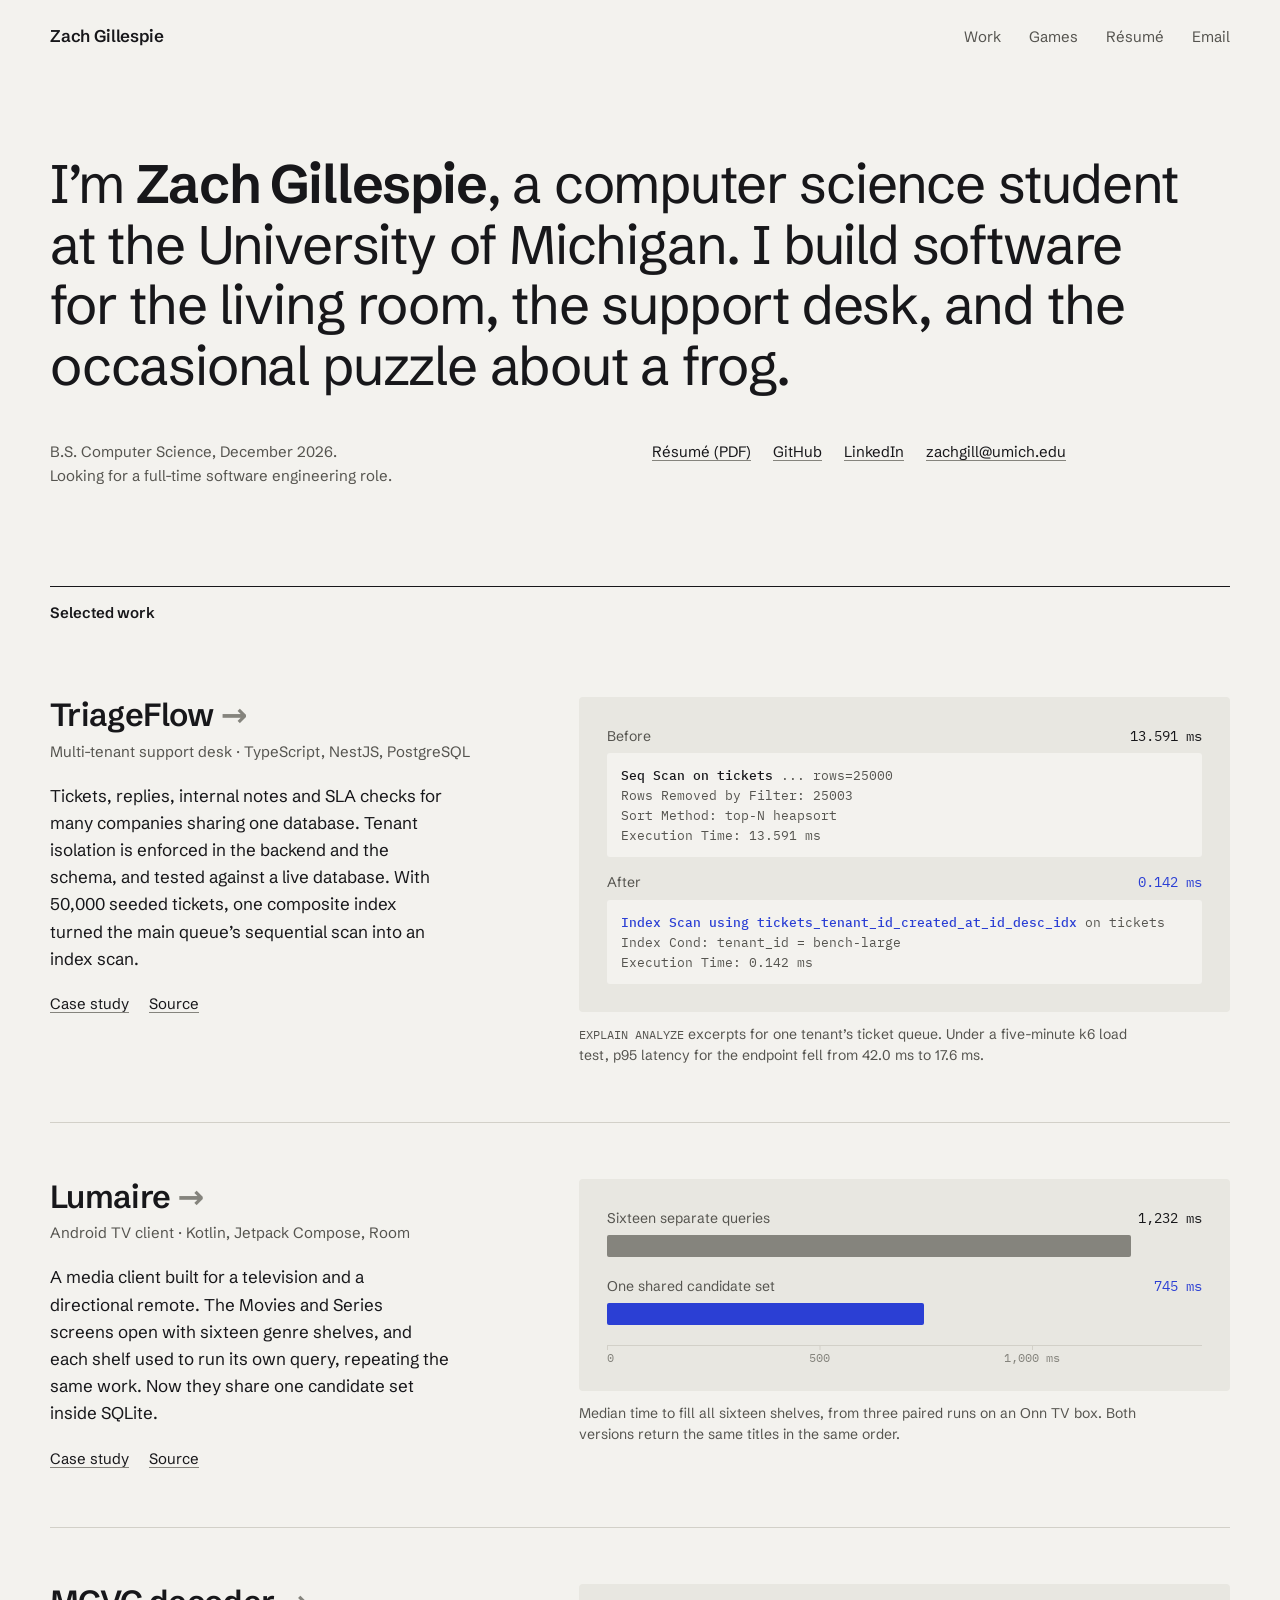
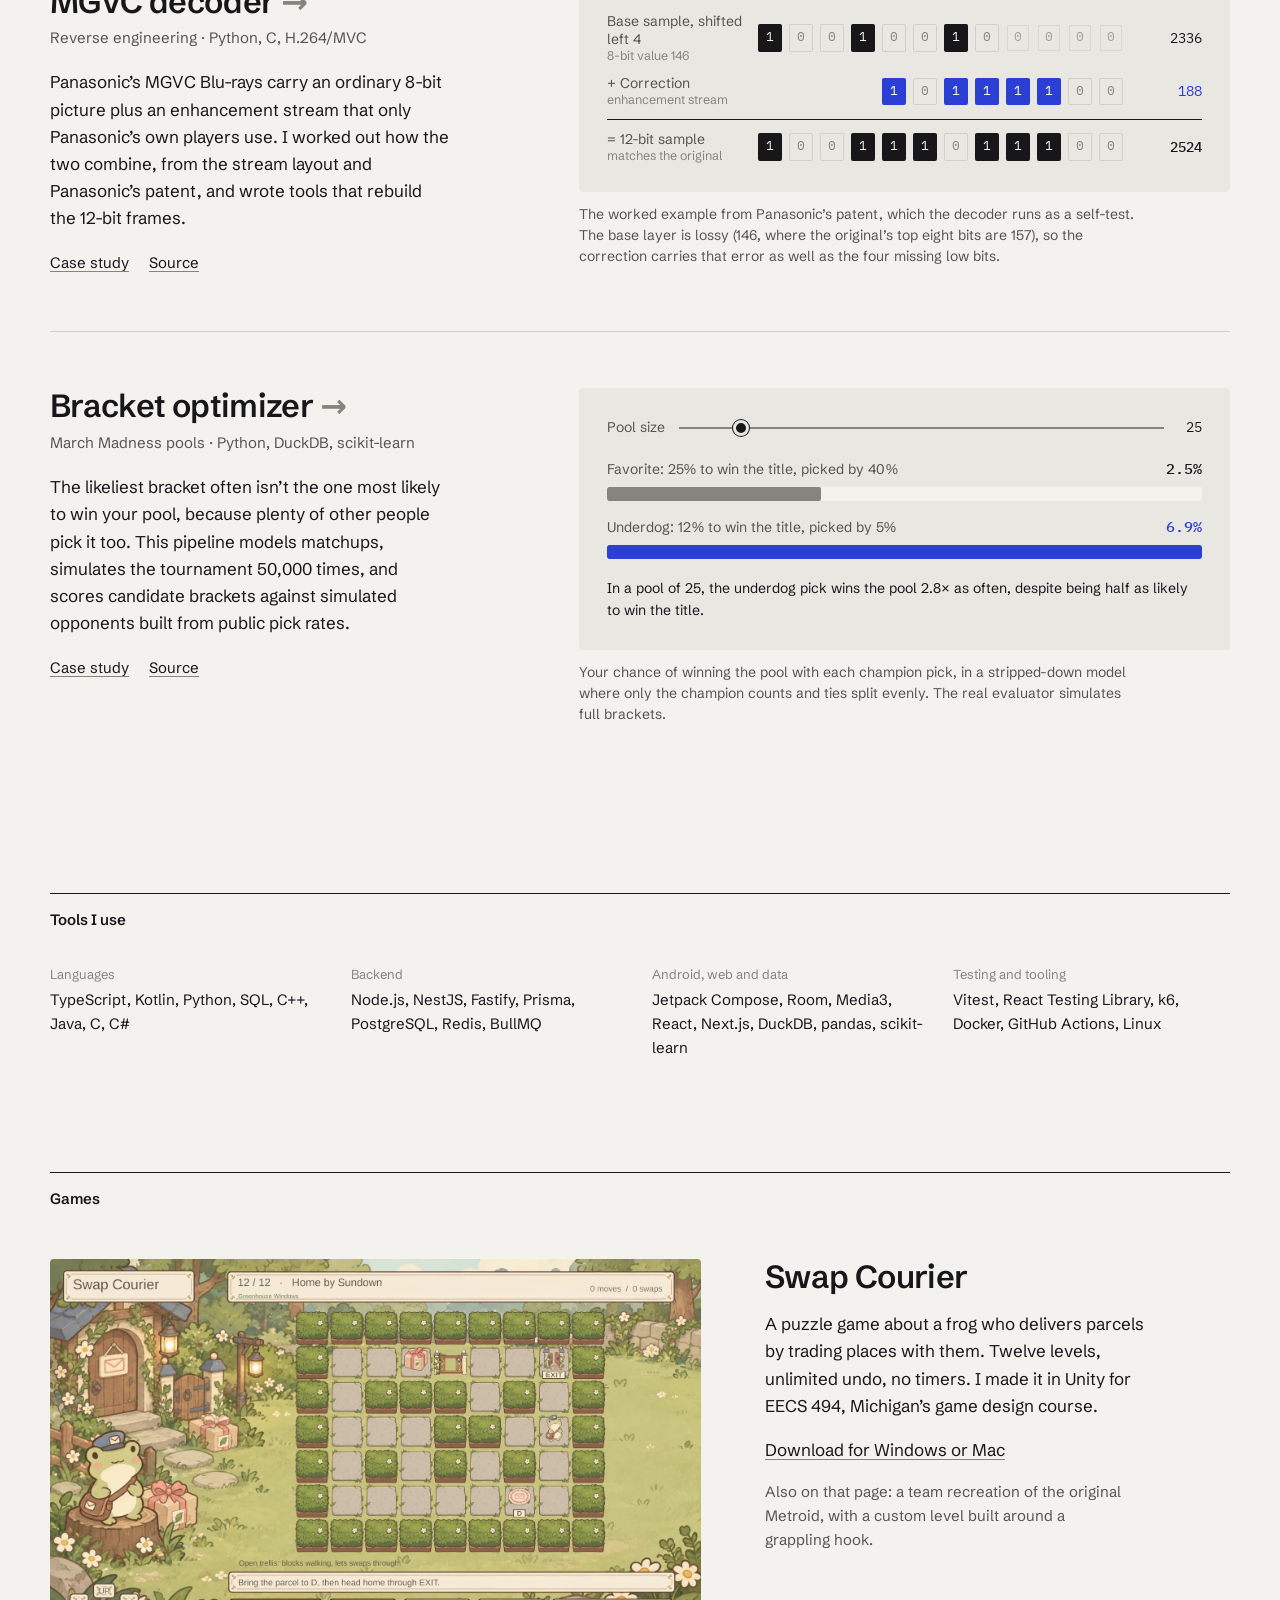
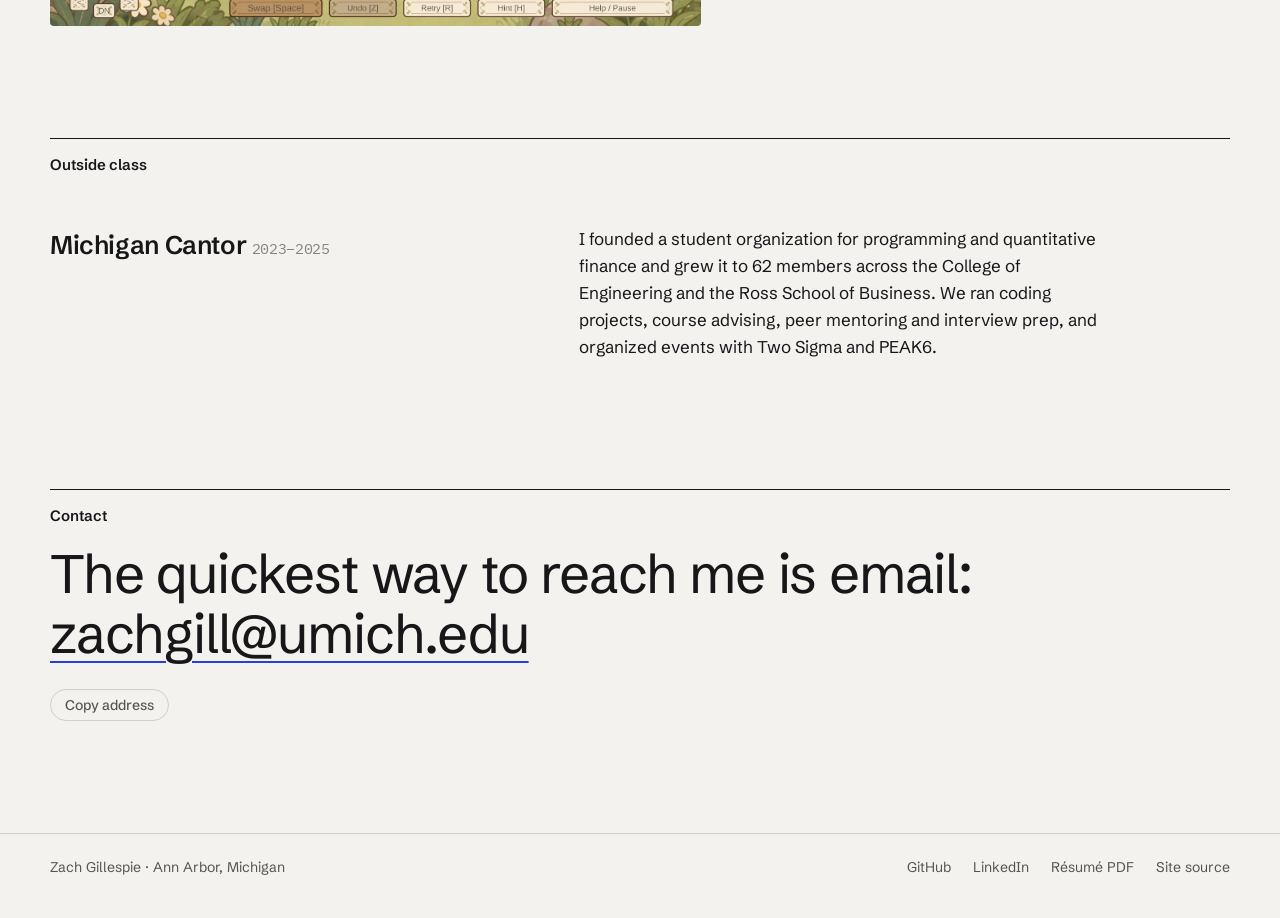
<file: index.html>
<!doctype html>
<html lang="en">
<head>
<meta charset="utf-8">
<meta name="viewport" content="width=device-width, initial-scale=1">
<title>Zach Gillespie, software engineer</title>
<meta name="description" content="Zach Gillespie studies computer science at the University of Michigan and builds Android TV apps, multi-tenant backends, video decoders and small games.">
<meta name="theme-color" content="#f3f2ee" media="(prefers-color-scheme: light)">
<meta name="theme-color" content="#121214" media="(prefers-color-scheme: dark)">
<link rel="icon" href="favicon.svg" type="image/svg+xml">
<link rel="preload" href="fonts/schibsted-grotesk.woff2" as="font" type="font/woff2" crossorigin>
<link rel="stylesheet" href="site.css">
<meta property="og:type" content="website">
<meta property="og:title" content="Zach Gillespie, software engineer">
<meta property="og:description" content="Android TV, multi-tenant backends, video decoders and the occasional puzzle about a frog.">
<meta property="og:url" content="https://zachgille.github.io/portfolio/">
<meta property="og:image" content="https://zachgille.github.io/portfolio/og.png">
<meta name="twitter:card" content="summary_large_image">
<script src="site.js" defer></script>
</head>
<body>
<a class="skip" href="#main">Skip to content</a>

<header class="top">
  <div class="wrap">
    <a class="top__name" href="./">Zach Gillespie</a>
    <nav aria-label="Site">
      <a href="#work">Work</a>
      <a href="games.html">Games</a>
      <a href="resume.html">Résumé</a>
      <a href="mailto:zachgill@umich.edu">Email</a>
    </nav>
  </div>
</header>

<main id="main">

  <section class="intro wrap">
    <p class="intro__lede">I’m <b>Zach Gillespie</b>, a computer science student at the University of Michigan. I build software for the living room, the support desk, and the occasional puzzle about a frog.</p>
    <div class="intro__meta">
      <p>B.S. Computer Science, December 2026.<br>Looking for a full-time software engineering role.</p>
      <ul class="linklist">
        <li><a href="Zach-Gillespie-Resume.pdf">Résumé (PDF)</a></li>
        <li><a href="https://github.com/Zachgille">GitHub</a></li>
        <li><a href="https://www.linkedin.com/in/zach-gillespie/">LinkedIn</a></li>
        <li><a href="mailto:zachgill@umich.edu">zachgill@umich.edu</a></li>
      </ul>
    </div>
  </section>

  <section class="section wrap" id="work" aria-labelledby="work-h">
    <h2 class="section__label" id="work-h">Selected work</h2>

    <article class="project">
      <div>
        <h3 class="project__name"><a href="triageflow.html">TriageFlow</a></h3>
        <p class="project__kind">Multi-tenant support desk · TypeScript, NestJS, PostgreSQL</p>
        <div class="project__body">
          <p>Tickets, replies, internal notes and SLA checks for many companies sharing one database. Tenant isolation is enforced in the backend and the schema, and tested against a live database. With 50,000 seeded tickets, one composite index turned the main queue’s sequential scan into an index scan.</p>
        </div>
        <p class="project__links"><a href="triageflow.html">Case study</a><a href="https://github.com/Zachgille/triageflow">Source</a></p>
      </div>
      <figure class="fig">
        <div class="fig__plate plan">
          <div class="plan__block">
            <p class="plan__head"><span>Before</span><span class="num">13.591 ms</span></p>
<pre><mark>Seq Scan on tickets</mark> ... rows=25000
Rows Removed by Filter: 25003
Sort Method: top-N heapsort
Execution Time: 13.591 ms</pre>
          </div>
          <div class="plan__block is-after">
            <p class="plan__head"><span>After</span><span class="num">0.142 ms</span></p>
<pre><mark>Index Scan using tickets_<wbr>tenant_<wbr>id_<wbr>created_<wbr>at_<wbr>id_<wbr>desc_<wbr>idx</mark> on tickets
Index Cond: tenant_id = bench-large
Execution Time: 0.142 ms</pre>
          </div>
        </div>
        <figcaption><code>EXPLAIN ANALYZE</code> excerpts for one tenant’s ticket queue. Under a five-minute k6 load test, p95 latency for the endpoint fell from 42.0 ms to 17.6 ms.</figcaption>
      </figure>
    </article>

    <article class="project">
      <div>
        <h3 class="project__name"><a href="lumaire.html">Lumaire</a></h3>
        <p class="project__kind">Android TV client · Kotlin, Jetpack Compose, Room</p>
        <div class="project__body">
          <p>A media client built for a television and a directional remote. The Movies and Series screens open with sixteen genre shelves, and each shelf used to run its own query, repeating the same work. Now they share one candidate set inside SQLite.</p>
        </div>
        <p class="project__links"><a href="lumaire.html">Case study</a><a href="https://github.com/Zachgille/AtlasTV">Source</a></p>
      </div>
      <figure class="fig">
        <div class="fig__plate">
          <div class="bars" style="--max-v:1400" role="img" aria-label="Median shelf query time: 1,232 milliseconds with sixteen separate queries, 745 milliseconds with one shared candidate set.">
            <div class="bars__row">
              <div class="bars__label"><span>Sixteen separate queries</span><span class="num">1,232 ms</span></div>
              <div class="bars__track"><div class="bars__bar" style="--v:1232"></div></div>
            </div>
            <div class="bars__row is-after">
              <div class="bars__label"><span>One shared candidate set</span><span class="num">745 ms</span></div>
              <div class="bars__track"><div class="bars__bar" style="--v:745"></div></div>
            </div>
            <div class="bars__axis" aria-hidden="true"><span style="--t:0">0</span><span style="--t:500">500</span><span style="--t:1000">1,000 ms</span></div>
          </div>
        </div>
        <figcaption>Median time to fill all sixteen shelves, from three paired runs on an Onn TV box. Both versions return the same titles in the same order.</figcaption>
      </figure>
    </article>

    <article class="project">
      <div>
        <h3 class="project__name"><a href="mgvc.html">MGVC decoder</a></h3>
        <p class="project__kind">Reverse engineering · Python, C, H.264/MVC</p>
        <div class="project__body">
          <p>Panasonic’s MGVC <span class="nw">Blu-rays</span> carry an ordinary <span class="nw">8-bit</span> picture plus an enhancement stream that only Panasonic’s own players use. I worked out how the two combine, from the stream layout and Panasonic’s patent, and wrote tools that rebuild the <span class="nw">12-bit</span> frames.</p>
        </div>
        <p class="project__links"><a href="mgvc.html">Case study</a><a href="https://github.com/Zachgille/mgvc-decoder">Source</a></p>
      </div>
      <figure class="fig">
        <div class="fig__plate">
          <div class="bits" role="img" aria-label="An 8-bit base sample of 146, shifted left four bits, is 2336. Adding a correction of 188 from the enhancement stream gives the 12-bit sample 2524.">
            <div class="bits__row">
              <span class="bits__label">Base sample, shifted left 4<small><span class="nw">8-bit</span> value 146</small></span>
              <span class="bits__cells"><span class="one">1</span><span>0</span><span>0</span><span class="one">1</span><span>0</span><span>0</span><span class="one">1</span><span>0</span><span class="pad">0</span><span class="pad">0</span><span class="pad">0</span><span class="pad">0</span></span>
              <span class="bits__val">2336</span>
            </div>
            <div class="bits__row is-corr">
              <span class="bits__label">+ Correction<small>enhancement stream</small></span>
              <span class="bits__cells"><span class="off"></span><span class="off"></span><span class="off"></span><span class="off"></span><span class="one">1</span><span>0</span><span class="one">1</span><span class="one">1</span><span class="one">1</span><span class="one">1</span><span>0</span><span>0</span></span>
              <span class="bits__val">188</span>
            </div>
            <div class="bits__row is-sum">
              <span class="bits__label">= <span class="nw">12-bit</span> sample<small>matches the original</small></span>
              <span class="bits__cells"><span class="one">1</span><span>0</span><span>0</span><span class="one">1</span><span class="one">1</span><span class="one">1</span><span>0</span><span class="one">1</span><span class="one">1</span><span class="one">1</span><span>0</span><span>0</span></span>
              <span class="bits__val">2524</span>
            </div>
          </div>
        </div>
        <figcaption>The worked example from Panasonic’s patent, which the decoder runs as a self-test. The base layer is lossy (146, where the original’s top eight bits are 157), so the correction carries that error as well as the four missing low bits.</figcaption>
      </figure>
    </article>

    <article class="project">
      <div>
        <h3 class="project__name"><a href="march-madness.html">Bracket optimizer</a></h3>
        <p class="project__kind">March Madness pools · Python, DuckDB, scikit-learn</p>
        <div class="project__body">
          <p>The likeliest bracket often isn’t the one most likely to win your pool, because plenty of other people pick it too. This pipeline models matchups, simulates the tournament 50,000 times, and scores candidate brackets against simulated opponents built from public pick rates.</p>
        </div>
        <p class="project__links"><a href="march-madness.html">Case study</a><a href="https://github.com/Zachgille/march-madness-optimizer">Source</a></p>
      </div>
      <figure class="fig" data-pool>
        <div class="fig__plate pool">
          <div class="pool__control">
            <label for="pool-size-home">Pool size</label>
            <input id="pool-size-home" name="pool-size" type="range" min="2" max="200" value="25">
            <output data-out="pool-size" for="pool-size-home">25</output>
          </div>
          <div class="pool__picks">
            <div class="pool__pick" data-pick data-title="0.25" data-share="0.40">
              <div class="pool__pick-head"><span>Favorite: 25% to win the title, picked by 40%</span><span class="num" data-odds>2.5%</span></div>
              <div class="pool__track"><div class="pool__bar" style="width:36%"></div></div>
            </div>
            <div class="pool__pick is-best" data-pick data-title="0.12" data-share="0.05">
              <div class="pool__pick-head"><span>Underdog: 12% to win the title, picked by 5%</span><span class="num" data-odds>6.9%</span></div>
              <div class="pool__track"><div class="pool__bar" style="width:100%"></div></div>
            </div>
          </div>
          <p class="pool__verdict" data-verdict aria-live="polite">In a pool of 25, the underdog pick wins the pool 2.8× as often, despite being half as likely to win the title.</p>
        </div>
        <figcaption>Your chance of winning the pool with each champion pick, in a stripped-down model where only the champion counts and ties split evenly. The real evaluator simulates full brackets.</figcaption>
      </figure>
    </article>
  </section>

  <section class="section wrap" aria-labelledby="tools-h">
    <h2 class="section__label" id="tools-h">Tools I use</h2>
    <dl class="tools">
      <div><dt>Languages</dt><dd>TypeScript, Kotlin, Python, SQL, C++, Java, C, C#</dd></div>
      <div><dt>Backend</dt><dd>Node.js, NestJS, Fastify, Prisma, PostgreSQL, Redis, BullMQ</dd></div>
      <div><dt>Android, web and data</dt><dd>Jetpack Compose, Room, Media3, React, Next.js, DuckDB, pandas, scikit-learn</dd></div>
      <div><dt>Testing and tooling</dt><dd>Vitest, React Testing Library, k6, Docker, GitHub Actions, Linux</dd></div>
    </dl>
  </section>

  <section class="section wrap" aria-labelledby="games-h">
    <h2 class="section__label" id="games-h">Games</h2>
    <div class="games">
      <a class="games__shot" href="games.html"><img src="assets/swap-courier-gameplay.webp" width="1600" height="900" loading="lazy" alt="Swap Courier: a frog with a mail bag sits beside a garden grid of hedges and paving stones, with a ribboned parcel to deliver."></a>
      <div>
        <h3>Swap Courier</h3>
        <p>A puzzle game about a frog who delivers parcels by trading places with them. Twelve levels, unlimited undo, no timers. I made it in Unity for EECS 494, Michigan’s game design course.</p>
        <p><a href="games.html">Download for Windows or Mac</a></p>
        <p class="small">Also on that page: a team recreation of the original Metroid, with a custom level built around a grappling hook.</p>
      </div>
    </div>
  </section>

  <section class="section wrap" aria-labelledby="else-h">
    <h2 class="section__label" id="else-h">Outside class</h2>
    <div class="aside">
      <h3>Michigan Cantor <span class="num" style="font-size:15px;color:var(--ink-3);font-weight:400">2023–2025</span></h3>
      <p>I founded a student organization for programming and quantitative finance and grew it to 62 members across the College of Engineering and the Ross School of Business. We ran coding projects, course advising, peer mentoring and interview prep, and organized events with Two Sigma and PEAK6.</p>
    </div>
  </section>

  <section class="contact wrap" aria-labelledby="contact-h">
    <h2 class="section__label" id="contact-h">Contact</h2>
    <p class="contact__line">The quickest way to reach me is email: <a href="mailto:zachgill@umich.edu">zachgill@umich.edu</a></p>
    <button class="copy" type="button" data-copy="zachgill@umich.edu" hidden>Copy address</button>
  </section>

</main>

<footer class="foot">
  <div class="wrap">
    <span>Zach Gillespie · Ann Arbor, Michigan</span>
    <nav aria-label="Elsewhere">
      <a href="https://github.com/Zachgille">GitHub</a>
      <a href="https://www.linkedin.com/in/zach-gillespie/">LinkedIn</a>
      <a href="Zach-Gillespie-Resume.pdf">Résumé PDF</a>
      <a href="https://github.com/Zachgille/portfolio">Site source</a>
    </nav>
  </div>
</footer>
</body>
</html>
</file>
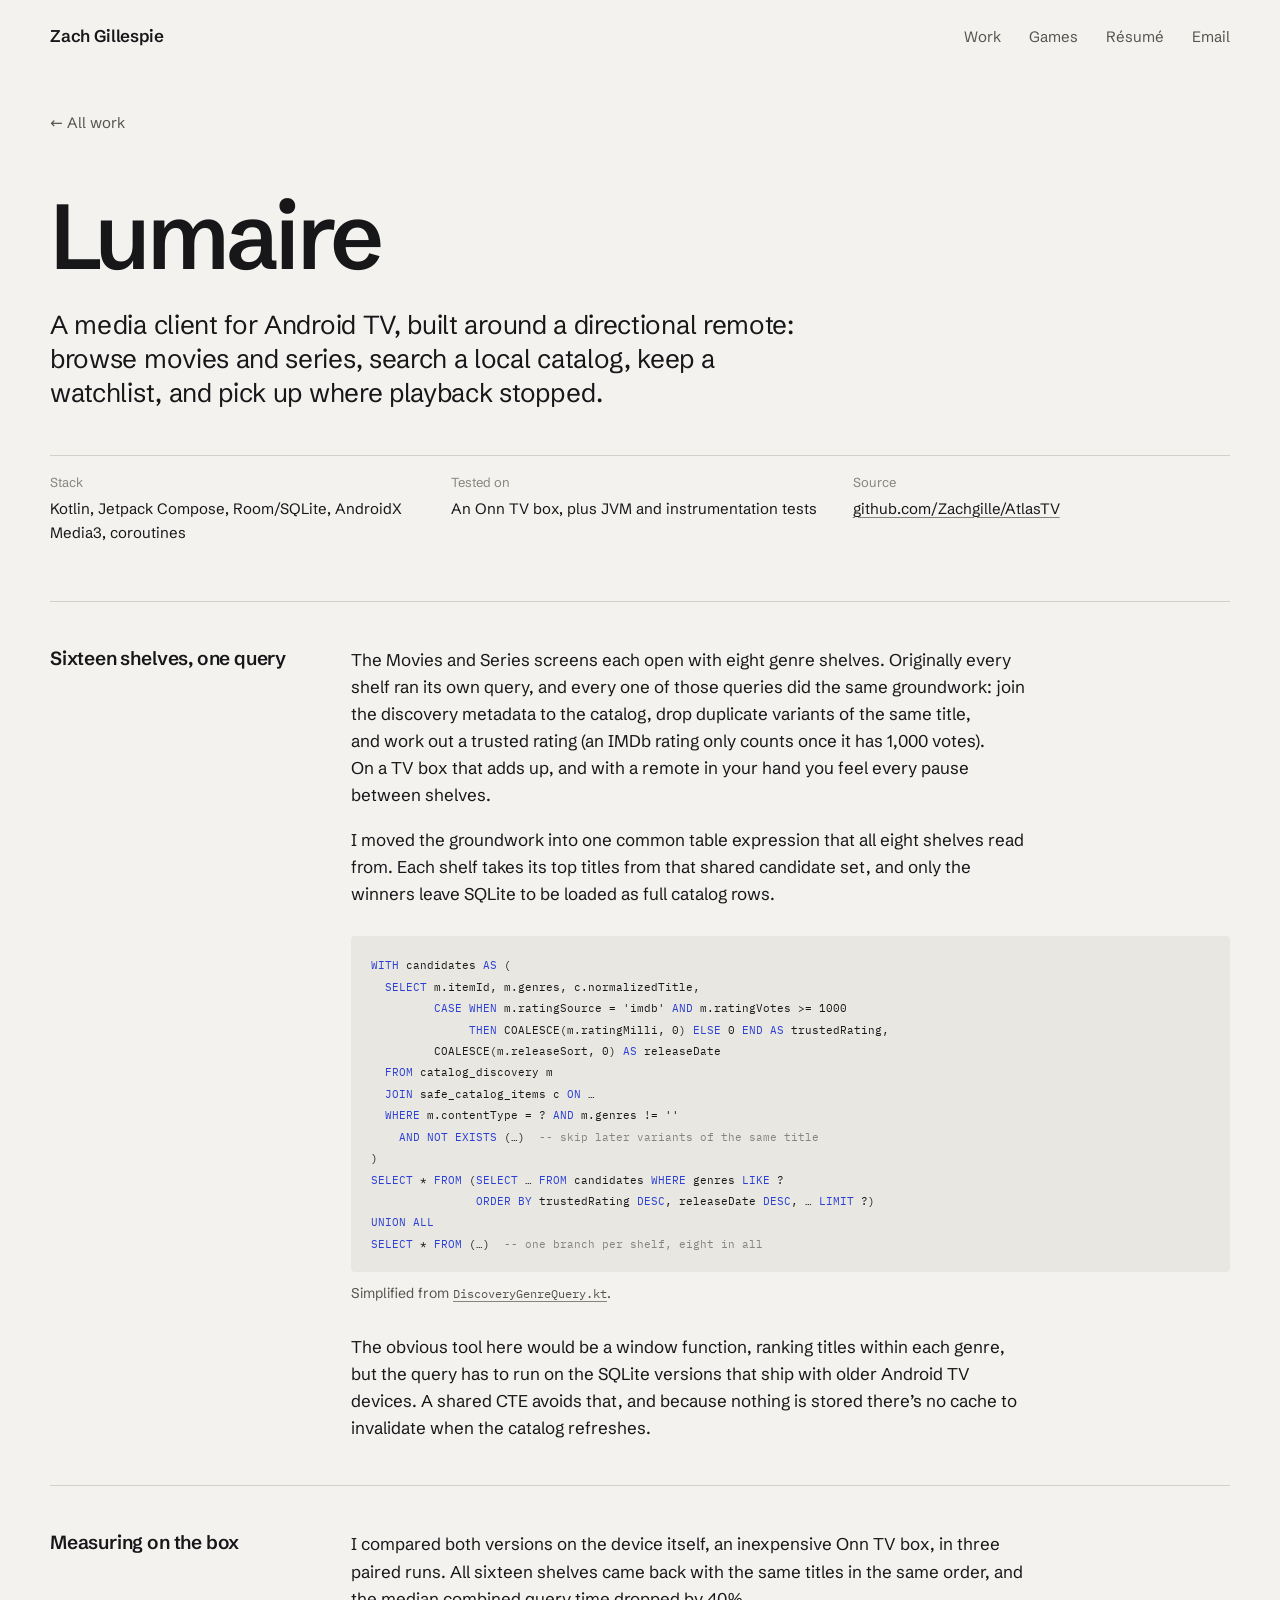
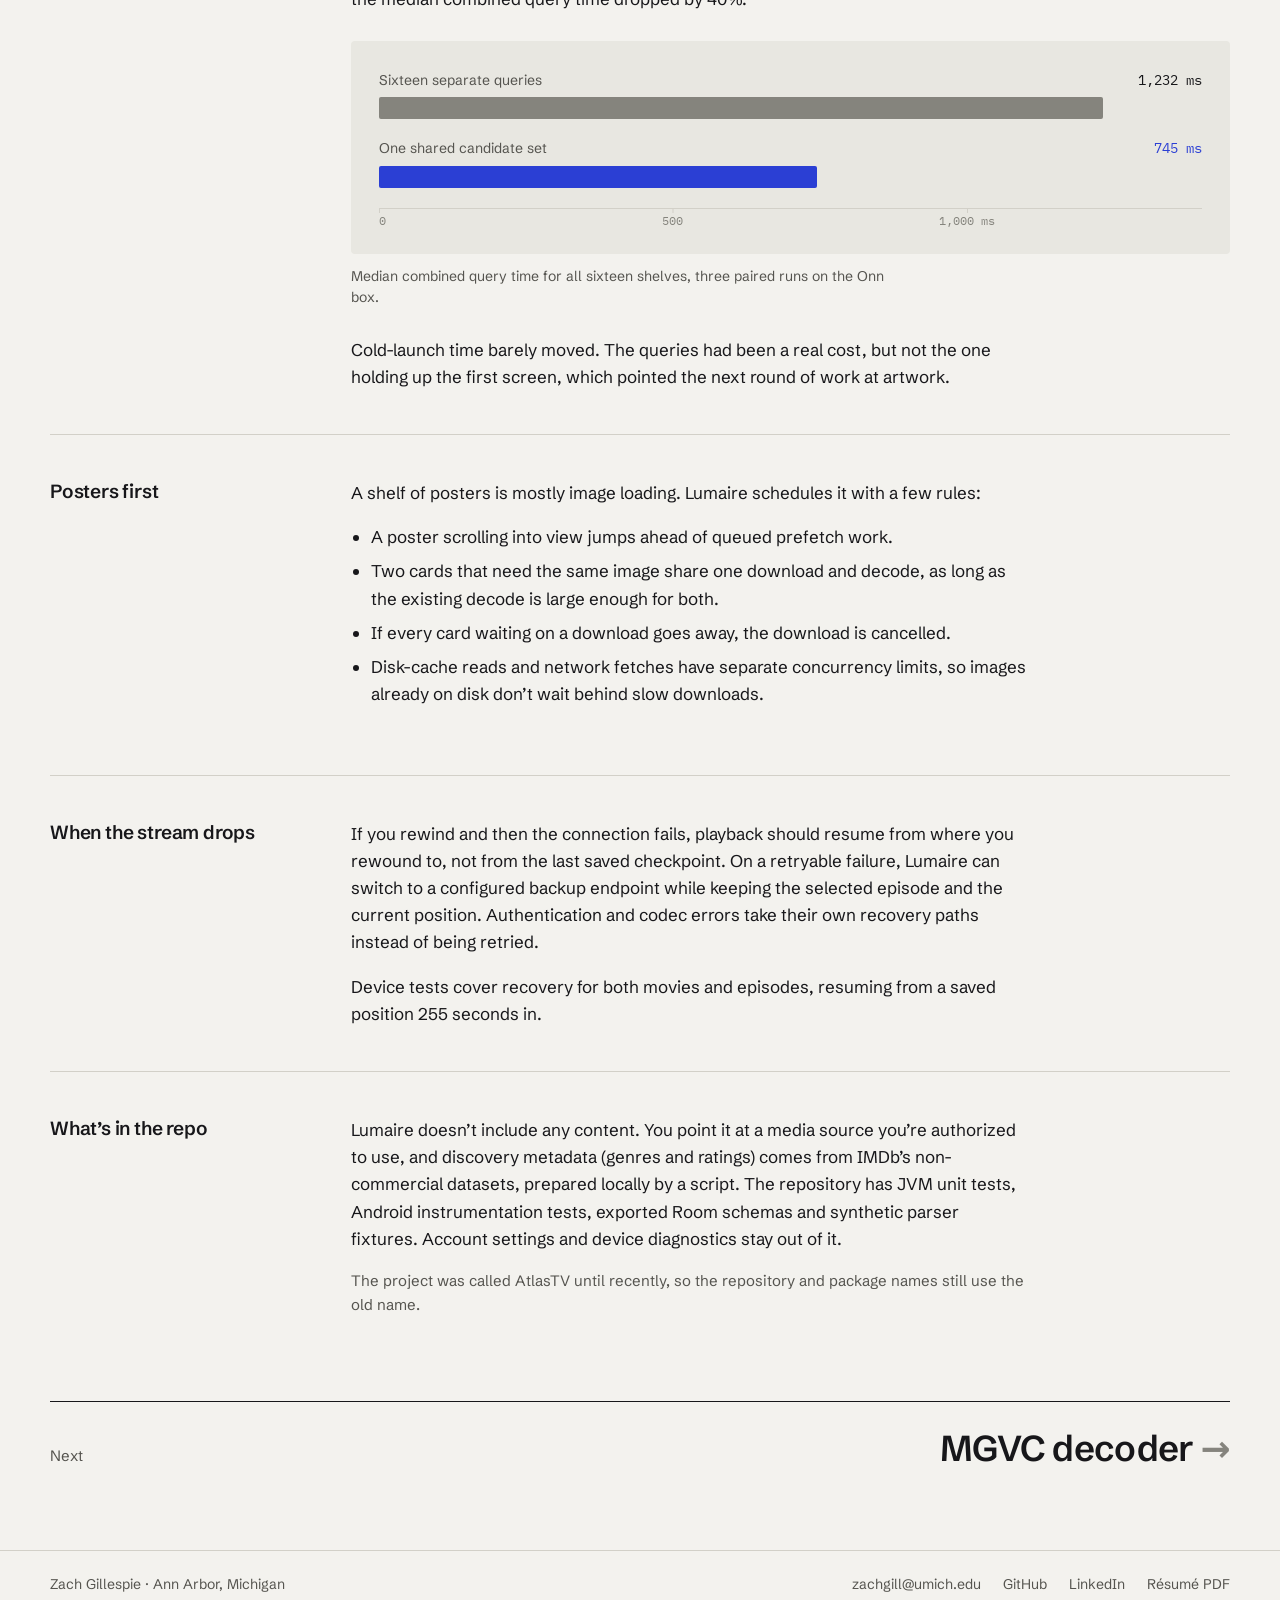
<file: atlas.html>
<!doctype html>
<html lang="en">
<head>
<meta charset="utf-8">
<title>Moved · Zach Gillespie</title>
<meta name="robots" content="noindex">
<link rel="canonical" href="lumaire.html">
<meta http-equiv="refresh" content="0; url=lumaire.html">
<script>location.replace("lumaire.html".split("#")[0] + (location.hash || ("lumaire.html".includes("#") ? "#" + "lumaire.html".split("#")[1] : "")));</script>
</head>
<body><p>This page moved to <a href="lumaire.html">lumaire.html</a>.</p></body>
</html>
</file>
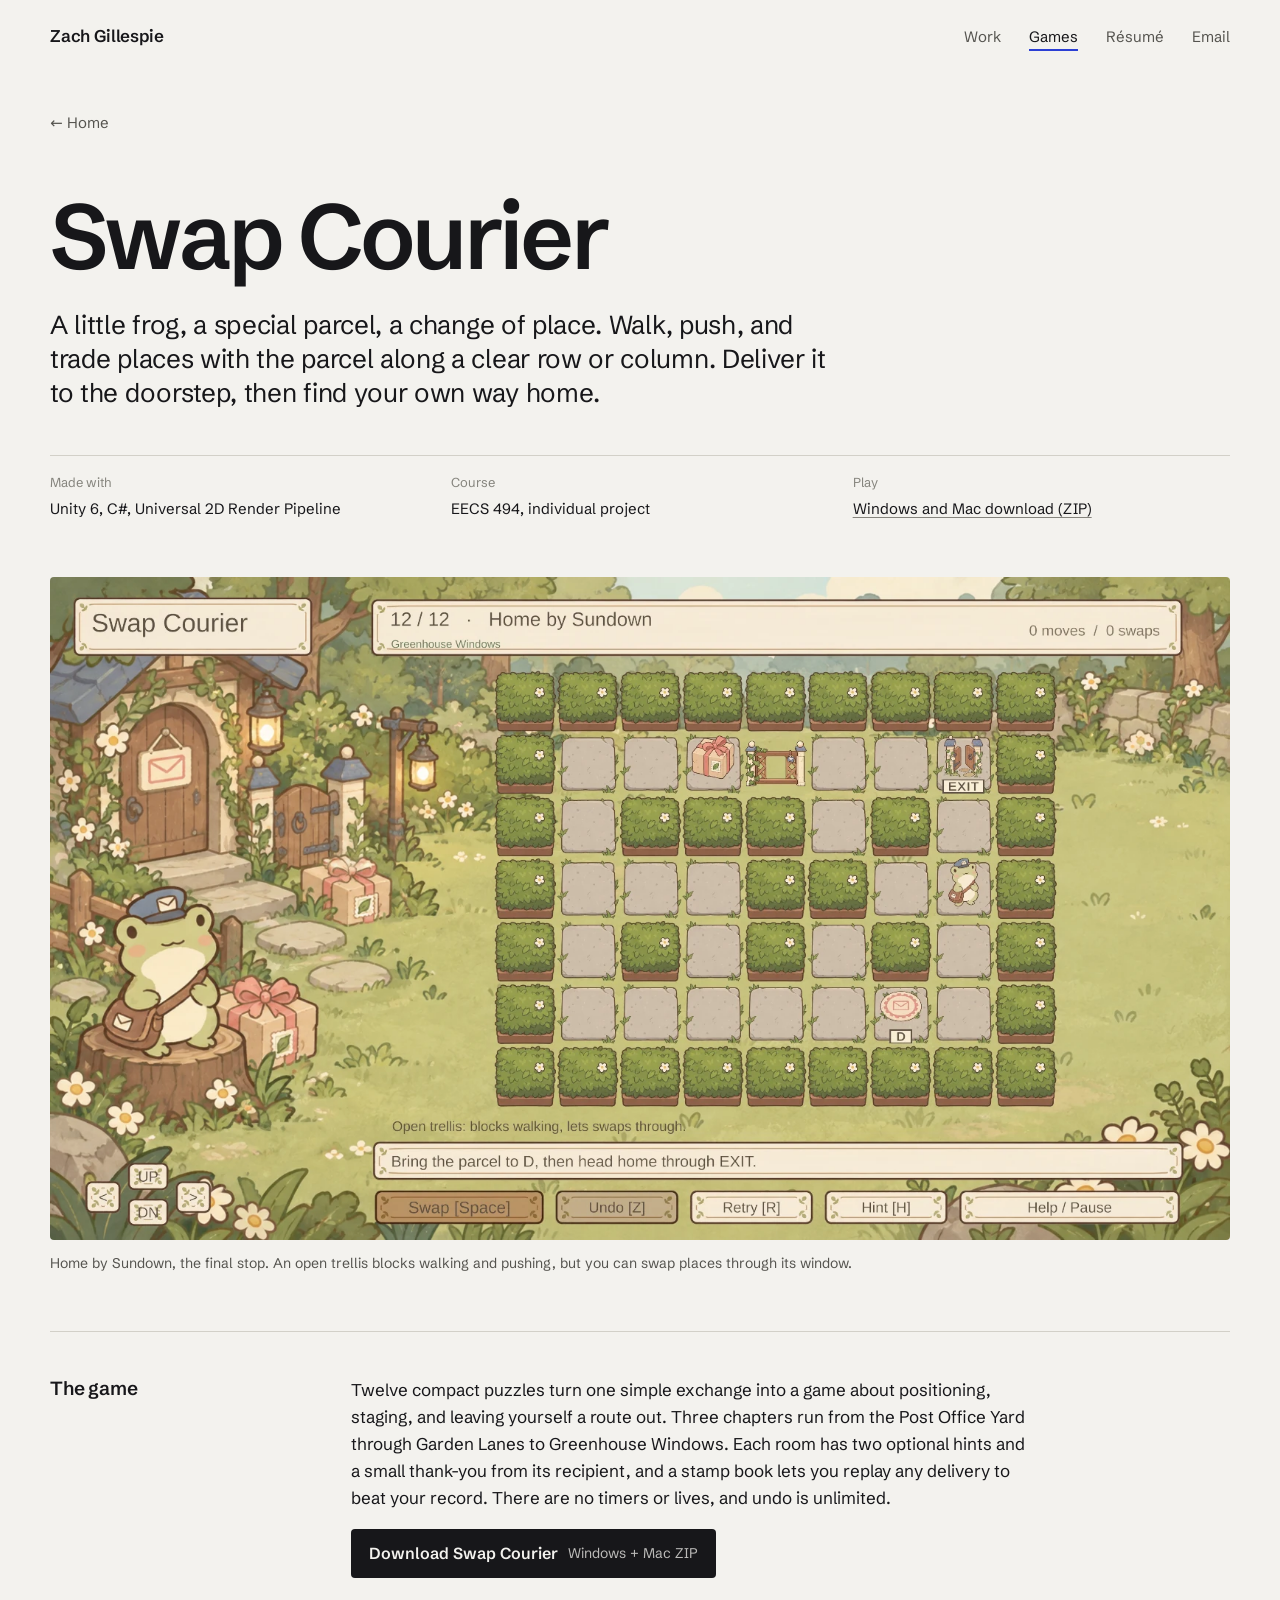
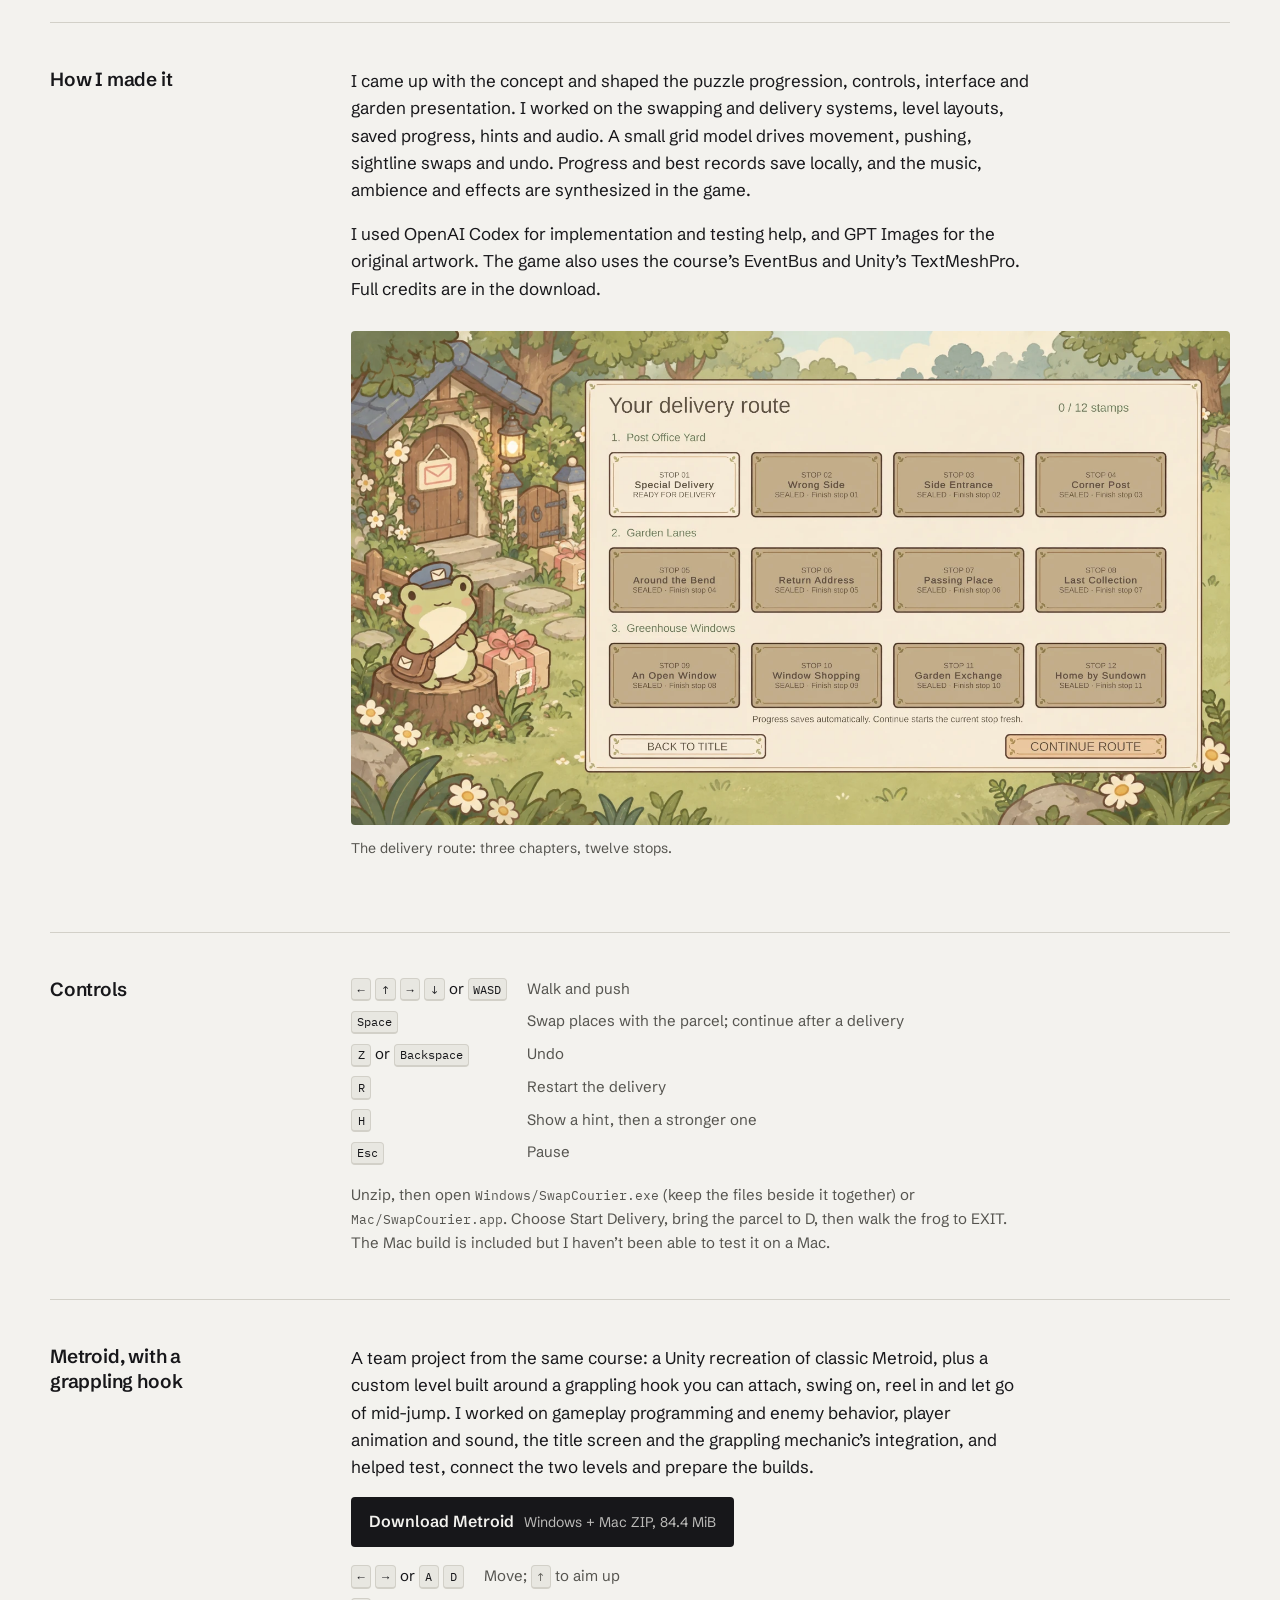
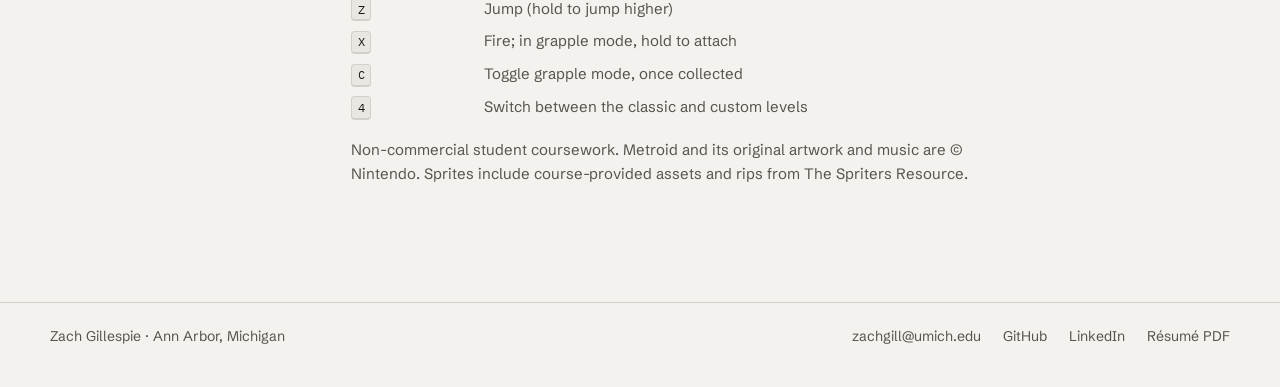
<file: games.html>
<!doctype html>
<html lang="en">
<head>
<meta charset="utf-8">
<meta name="viewport" content="width=device-width, initial-scale=1">
<title>Games · Zach Gillespie</title>
<meta name="description" content="Swap Courier, an original puzzle game about a frog who trades places with parcels, and a team recreation of Metroid with a grappling hook level. Windows and Mac downloads.">
<meta name="theme-color" content="#f3f2ee" media="(prefers-color-scheme: light)">
<meta name="theme-color" content="#121214" media="(prefers-color-scheme: dark)">
<link rel="icon" href="favicon.svg" type="image/svg+xml">
<link rel="preload" href="fonts/schibsted-grotesk.woff2" as="font" type="font/woff2" crossorigin>
<link rel="stylesheet" href="site.css">
<meta property="og:title" content="Swap Courier and other games">
<meta property="og:image" content="https://zachgille.github.io/portfolio/assets/swap-courier-gameplay.webp">
</head>
<body>
<a class="skip" href="#main">Skip to content</a>

<header class="top">
  <div class="wrap">
    <a class="top__name" href="./">Zach Gillespie</a>
    <nav aria-label="Site">
      <a href="./#work">Work</a>
      <a href="games.html" aria-current="page">Games</a>
      <a href="resume.html">Résumé</a>
      <a href="mailto:zachgill@umich.edu">Email</a>
    </nav>
  </div>
</header>

<main id="main" class="cs wrap">
  <p class="crumb"><a href="./">← Home</a></p>

  <header class="cs__head" id="swap-courier">
    <h1>Swap Courier</h1>
    <p class="cs__dek">A little frog, a special parcel, a change of place. Walk, push, and trade places with the parcel along a clear row or column. Deliver it to the doorstep, then find your own way home.</p>
    <dl class="cs__meta">
      <div><dt>Made with</dt><dd>Unity 6, C#, Universal 2D Render Pipeline</dd></div>
      <div><dt>Course</dt><dd>EECS 494, individual project</dd></div>
      <div><dt>Play</dt><dd><a href="https://github.com/Zachgille/portfolio/releases/download/p2-gold/SwapCourierP2Gold-Windows-Mac.zip">Windows and Mac download (ZIP)</a></dd></div>
    </dl>
  </header>

  <figure class="game__hero">
    <img src="assets/swap-courier-gameplay.webp" width="1600" height="900" alt="Swap Courier gameplay: the frog courier sits on a stump beside a garden grid of hedges and paving stones, with a ribboned parcel to deliver.">
    <figcaption>Home by Sundown, the final stop. An open trellis blocks walking and pushing, but you can swap places through its window.</figcaption>
  </figure>

  <section class="cs__section">
    <h2>The game</h2>
    <p>Twelve compact puzzles turn one simple exchange into a game about positioning, staging, and leaving yourself a route out. Three chapters run from the Post Office Yard through Garden Lanes to Greenhouse Windows. Each room has two optional hints and a small thank-you from its recipient, and a stamp book lets you replay any delivery to beat your record. There are no timers or lives, and undo is unlimited.</p>
    <p><a class="button" href="https://github.com/Zachgille/portfolio/releases/download/p2-gold/SwapCourierP2Gold-Windows-Mac.zip">Download Swap Courier <small>Windows + Mac ZIP</small></a></p>
  </section>

  <section class="cs__section">
    <h2>How I made it</h2>
    <p>I came up with the concept and shaped the puzzle progression, controls, interface and garden presentation. I worked on the swapping and delivery systems, level layouts, saved progress, hints and audio. A small grid model drives movement, pushing, sightline swaps and undo. Progress and best records save locally, and the music, ambience and effects are synthesized in the game.</p>
    <p>I used OpenAI Codex for implementation and testing help, and GPT Images for the original artwork. The game also uses the course’s EventBus and Unity’s TextMeshPro. Full credits are in the download.</p>
    <figure class="cs__media">
      <img src="assets/swap-courier-route.webp" width="1600" height="900" loading="lazy" alt="The delivery route menu: twelve stops in three chapters, Post Office Yard, Garden Lanes and Greenhouse Windows.">
      <figcaption>The delivery route: three chapters, twelve stops.</figcaption>
    </figure>
  </section>

  <section class="cs__section">
    <h2>Controls</h2>
    <dl class="keys">
      <dt><kbd>←</kbd> <kbd>↑</kbd> <kbd>→</kbd> <kbd>↓</kbd> or <kbd>WASD</kbd></dt><dd>Walk and push</dd>
      <dt><kbd>Space</kbd></dt><dd>Swap places with the parcel; continue after a delivery</dd>
      <dt><kbd>Z</kbd> or <kbd>Backspace</kbd></dt><dd>Undo</dd>
      <dt><kbd>R</kbd></dt><dd>Restart the delivery</dd>
      <dt><kbd>H</kbd></dt><dd>Show a hint, then a stronger one</dd>
      <dt><kbd>Esc</kbd></dt><dd>Pause</dd>
    </dl>
    <p class="note" style="margin-top:1.2em">Unzip, then open <code>Windows/SwapCourier.exe</code> (keep the files beside it together) or <code>Mac/SwapCourier.app</code>. Choose Start Delivery, bring the parcel to D, then walk the frog to EXIT. The Mac build is included but I haven’t been able to test it on a Mac.</p>
  </section>

  <section class="cs__section" id="metroid">
    <h2>Metroid, with a grappling hook</h2>
    <p>A team project from the same course: a Unity recreation of classic Metroid, plus a custom level built around a grappling hook you can attach, swing on, reel in and let go of mid-jump. I worked on gameplay programming and enemy behavior, player animation and sound, the title screen and the grappling mechanic’s integration, and helped test, connect the two levels and prepare the builds.</p>
    <p><a class="button" href="https://github.com/Zachgille/portfolio/releases/download/p1-gold/MetroidP1Gold-Windows-Mac.zip">Download Metroid <small>Windows + Mac ZIP, 84.4 MiB</small></a></p>
    <dl class="keys">
      <dt><kbd>←</kbd> <kbd>→</kbd> or <kbd>A</kbd> <kbd>D</kbd></dt><dd>Move; <kbd>↑</kbd> to aim up</dd>
      <dt><kbd>Z</kbd></dt><dd>Jump (hold to jump higher)</dd>
      <dt><kbd>X</kbd></dt><dd>Fire; in grapple mode, hold to attach</dd>
      <dt><kbd>C</kbd></dt><dd>Toggle grapple mode, once collected</dd>
      <dt><kbd>4</kbd></dt><dd>Switch between the classic and custom levels</dd>
    </dl>
    <p class="note" style="margin-top:1.2em">Non-commercial student coursework. Metroid and its original artwork and music are © Nintendo. Sprites include course-provided assets and rips from The Spriters Resource.</p>
  </section>
</main>

<footer class="foot">
  <div class="wrap">
    <span>Zach Gillespie · Ann Arbor, Michigan</span>
    <nav aria-label="Elsewhere">
      <a href="mailto:zachgill@umich.edu">zachgill@umich.edu</a>
      <a href="https://github.com/Zachgille">GitHub</a>
      <a href="https://www.linkedin.com/in/zach-gillespie/">LinkedIn</a>
      <a href="Zach-Gillespie-Resume.pdf">Résumé PDF</a>
    </nav>
  </div>
</footer>
</body>
</html>
</file>
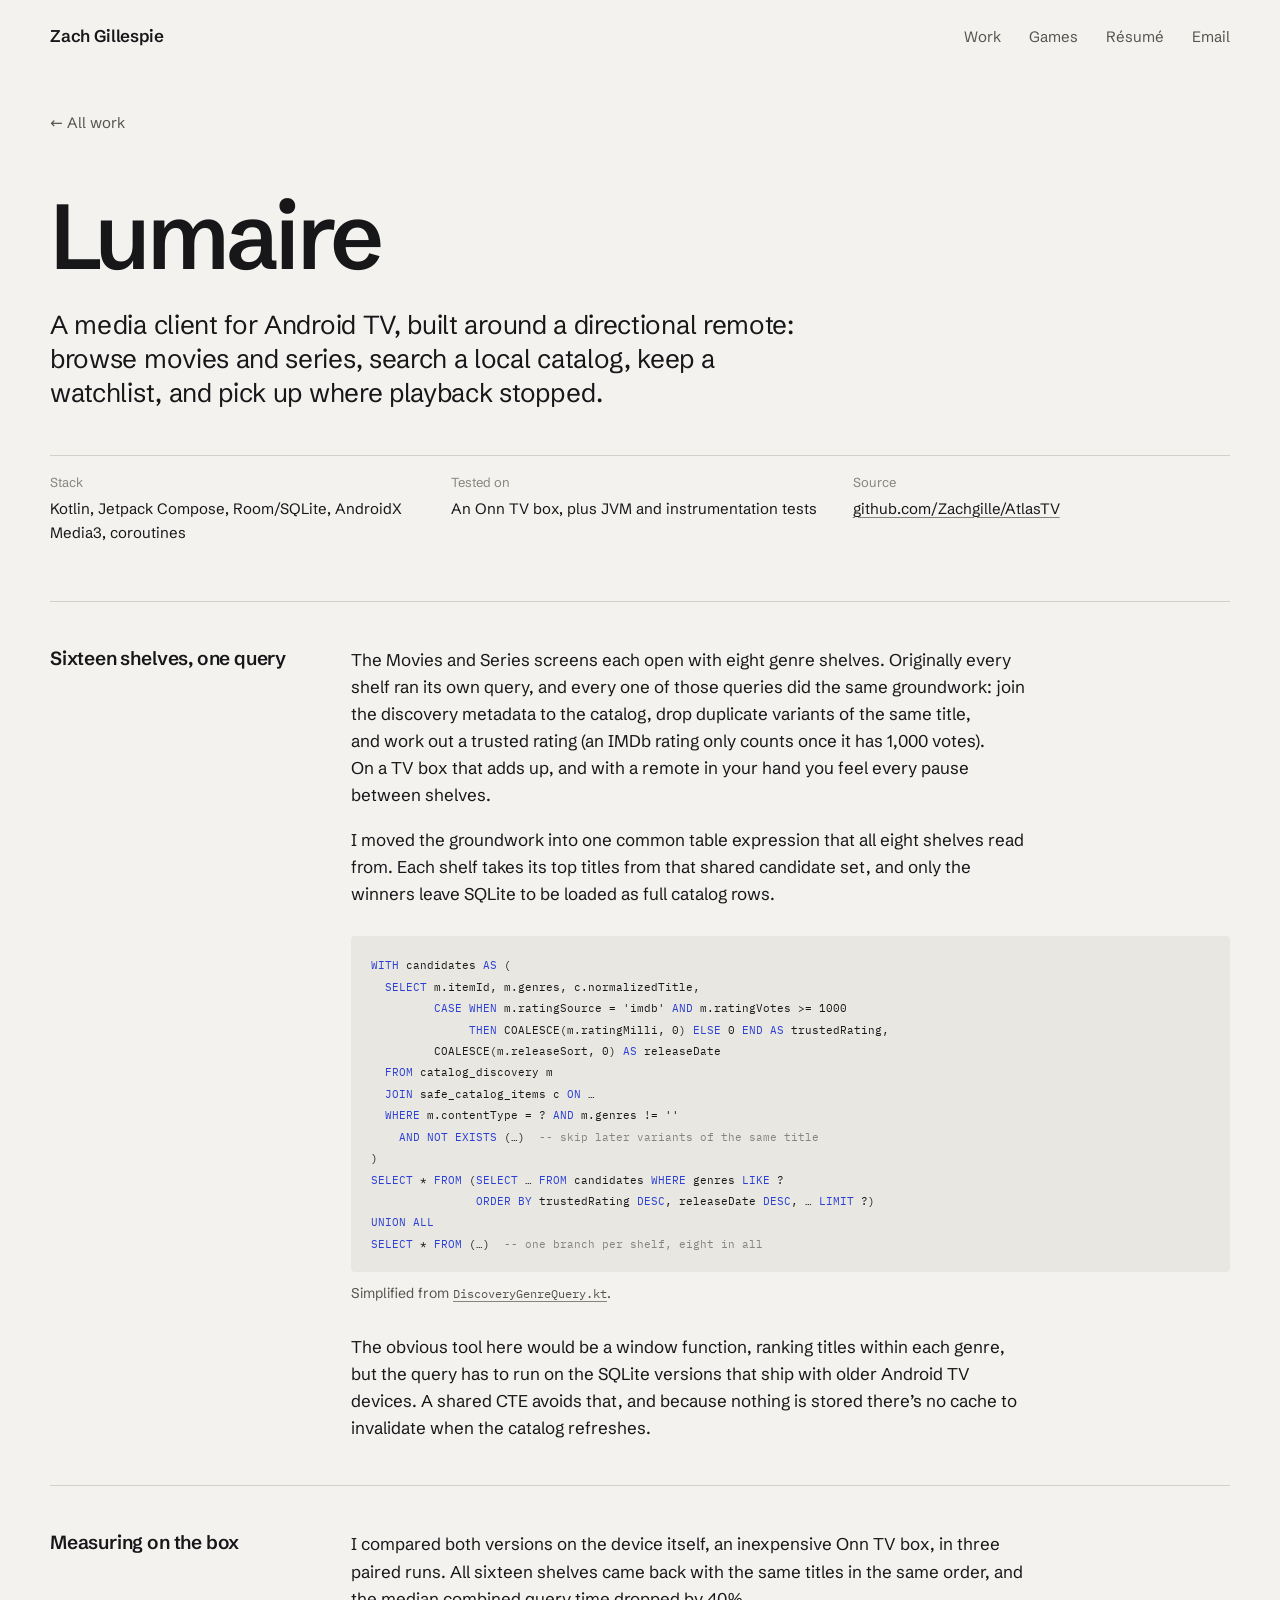
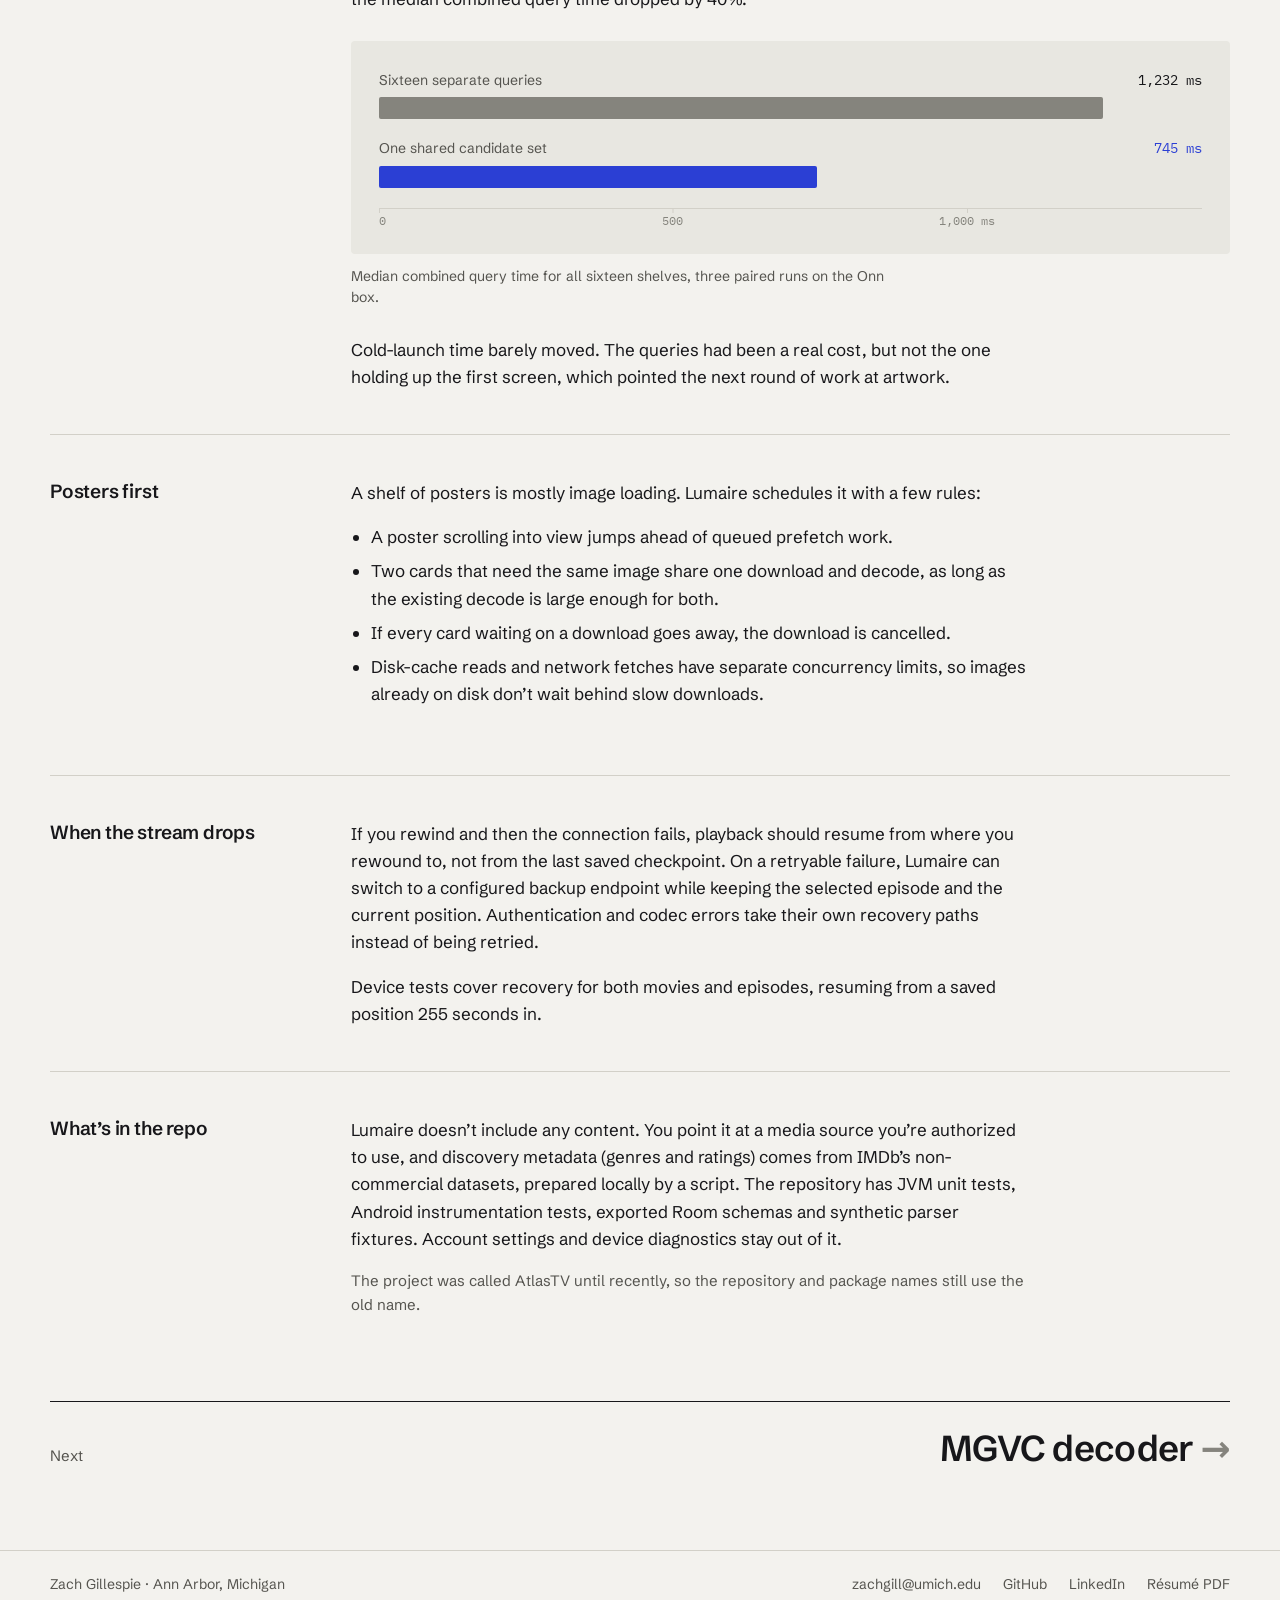
<file: lumaire.html>
<!doctype html>
<html lang="en">
<head>
<meta charset="utf-8">
<meta name="viewport" content="width=device-width, initial-scale=1">
<title>Lumaire, an Android TV client · Zach Gillespie</title>
<meta name="description" content="How sixteen genre shelves on an Android TV client went from sixteen queries to one shared candidate set, and what else the app does to keep a remote feeling quick.">
<meta name="theme-color" content="#f3f2ee" media="(prefers-color-scheme: light)">
<meta name="theme-color" content="#121214" media="(prefers-color-scheme: dark)">
<link rel="icon" href="favicon.svg" type="image/svg+xml">
<link rel="preload" href="fonts/schibsted-grotesk.woff2" as="font" type="font/woff2" crossorigin>
<link rel="stylesheet" href="site.css">
<meta property="og:title" content="Lumaire, an Android TV client">
<meta property="og:image" content="https://zachgille.github.io/portfolio/og.png">
</head>
<body>
<a class="skip" href="#main">Skip to content</a>

<header class="top">
  <div class="wrap">
    <a class="top__name" href="./">Zach Gillespie</a>
    <nav aria-label="Site">
      <a href="./#work">Work</a>
      <a href="games.html">Games</a>
      <a href="resume.html">Résumé</a>
      <a href="mailto:zachgill@umich.edu">Email</a>
    </nav>
  </div>
</header>

<main id="main" class="cs wrap">
  <p class="crumb"><a href="./#work">← All work</a></p>

  <header class="cs__head">
    <h1>Lumaire</h1>
    <p class="cs__dek">A media client for Android TV, built around a directional remote: browse movies and series, search a local catalog, keep a watchlist, and pick up where playback stopped.</p>
    <dl class="cs__meta">
      <div><dt>Stack</dt><dd>Kotlin, Jetpack Compose, Room/SQLite, AndroidX Media3, coroutines</dd></div>
      <div><dt>Tested on</dt><dd>An Onn TV box, plus JVM and instrumentation tests</dd></div>
      <div><dt>Source</dt><dd><a href="https://github.com/Zachgille/AtlasTV">github.com/Zachgille/AtlasTV</a></dd></div>
    </dl>
  </header>

  <section class="cs__section">
    <h2>Sixteen shelves, one query</h2>
    <p>The Movies and Series screens each open with eight genre shelves. Originally every shelf ran its own query, and every one of those queries did the same groundwork: join the discovery metadata to the catalog, drop duplicate variants of the same title, and work out a trusted rating (an IMDb rating only counts once it has 1,000 votes). On a TV box that adds up, and with a remote in your hand you feel every pause between shelves.</p>
    <p>I moved the groundwork into one common table expression that all eight shelves read from. Each shelf takes its top titles from that shared candidate set, and only the winners leave SQLite to be loaded as full catalog rows.</p>
    <figure class="codeblock">
<pre><code><span class="k">WITH</span> candidates <span class="k">AS</span> (
  <span class="k">SELECT</span> m.itemId, m.genres, c.normalizedTitle,
         <span class="k">CASE WHEN</span> m.ratingSource = 'imdb' <span class="k">AND</span> m.ratingVotes >= 1000
              <span class="k">THEN</span> COALESCE(m.ratingMilli, 0) <span class="k">ELSE</span> 0 <span class="k">END AS</span> trustedRating,
         COALESCE(m.releaseSort, 0) <span class="k">AS</span> releaseDate
  <span class="k">FROM</span> catalog_discovery m
  <span class="k">JOIN</span> safe_catalog_items c <span class="k">ON</span> …
  <span class="k">WHERE</span> m.contentType = ? <span class="k">AND</span> m.genres != ''
    <span class="k">AND NOT EXISTS</span> (…)  <span class="c">-- skip later variants of the same title</span>
)
<span class="k">SELECT</span> * <span class="k">FROM</span> (<span class="k">SELECT</span> … <span class="k">FROM</span> candidates <span class="k">WHERE</span> genres <span class="k">LIKE</span> ?
               <span class="k">ORDER BY</span> trustedRating <span class="k">DESC</span>, releaseDate <span class="k">DESC</span>, … <span class="k">LIMIT</span> ?)
<span class="k">UNION ALL</span>
<span class="k">SELECT</span> * <span class="k">FROM</span> (…)  <span class="c">-- one branch per shelf, eight in all</span></code></pre>
      <figcaption>Simplified from <a href="https://github.com/Zachgille/AtlasTV/blob/main/app/src/main/java/com/atlas/atlastv/data/discovery/DiscoveryGenreQuery.kt"><code>DiscoveryGenreQuery.kt</code></a>.</figcaption>
    </figure>
    <p>The obvious tool here would be a window function, ranking titles within each genre, but the query has to run on the SQLite versions that ship with older Android TV devices. A shared CTE avoids that, and because nothing is stored there’s no cache to invalidate when the catalog refreshes.</p>
  </section>

  <section class="cs__section">
    <h2>Measuring on the box</h2>
    <p>I compared both versions on the device itself, an inexpensive Onn TV box, in three paired runs. All sixteen shelves came back with the same titles in the same order, and the median combined query time dropped by 40%.</p>
    <figure class="fig">
      <div class="fig__plate">
        <div class="bars" style="--max-v:1400" role="img" aria-label="Median shelf query time: 1,232 milliseconds with sixteen separate queries, 745 milliseconds with one shared candidate set.">
          <div class="bars__row">
            <div class="bars__label"><span>Sixteen separate queries</span><span class="num">1,232 ms</span></div>
            <div class="bars__track"><div class="bars__bar" style="--v:1232"></div></div>
          </div>
          <div class="bars__row is-after">
            <div class="bars__label"><span>One shared candidate set</span><span class="num">745 ms</span></div>
            <div class="bars__track"><div class="bars__bar" style="--v:745"></div></div>
          </div>
          <div class="bars__axis" aria-hidden="true"><span style="--t:0">0</span><span style="--t:500">500</span><span style="--t:1000">1,000 ms</span></div>
        </div>
      </div>
      <figcaption>Median combined query time for all sixteen shelves, three paired runs on the Onn box.</figcaption>
    </figure>
    <p>Cold-launch time barely moved. The queries had been a real cost, but not the one holding up the first screen, which pointed the next round of work at artwork.</p>
  </section>

  <section class="cs__section">
    <h2>Posters first</h2>
    <p>A shelf of posters is mostly image loading. Lumaire schedules it with a few rules:</p>
    <ul>
      <li>A poster scrolling into view jumps ahead of queued prefetch work.</li>
      <li>Two cards that need the same image share one download and decode, as long as the existing decode is large enough for both.</li>
      <li>If every card waiting on a download goes away, the download is cancelled.</li>
      <li>Disk-cache reads and network fetches have separate concurrency limits, so images already on disk don’t wait behind slow downloads.</li>
    </ul>
  </section>

  <section class="cs__section">
    <h2>When the stream drops</h2>
    <p>If you rewind and then the connection fails, playback should resume from where you rewound to, not from the last saved checkpoint. On a retryable failure, Lumaire can switch to a configured backup endpoint while keeping the selected episode and the current position. Authentication and codec errors take their own recovery paths instead of being retried.</p>
    <p>Device tests cover recovery for both movies and episodes, resuming from a saved position 255 seconds in.</p>
  </section>

  <section class="cs__section">
    <h2>What’s in the repo</h2>
    <p>Lumaire doesn’t include any content. You point it at a media source you’re authorized to use, and discovery metadata (genres and ratings) comes from IMDb’s non-commercial datasets, prepared locally by a script. The repository has JVM unit tests, Android instrumentation tests, exported Room schemas and synthetic parser fixtures. Account settings and device diagnostics stay out of it.</p>
    <p class="note">The project was called AtlasTV until recently, so the repository and package names still use the old name.</p>
  </section>

  <nav class="next" aria-label="Next case study">
    <span>Next</span>
    <a href="mgvc.html">MGVC decoder</a>
  </nav>
</main>

<footer class="foot">
  <div class="wrap">
    <span>Zach Gillespie · Ann Arbor, Michigan</span>
    <nav aria-label="Elsewhere">
      <a href="mailto:zachgill@umich.edu">zachgill@umich.edu</a>
      <a href="https://github.com/Zachgille">GitHub</a>
      <a href="https://www.linkedin.com/in/zach-gillespie/">LinkedIn</a>
      <a href="Zach-Gillespie-Resume.pdf">Résumé PDF</a>
    </nav>
  </div>
</footer>
</body>
</html>
</file>
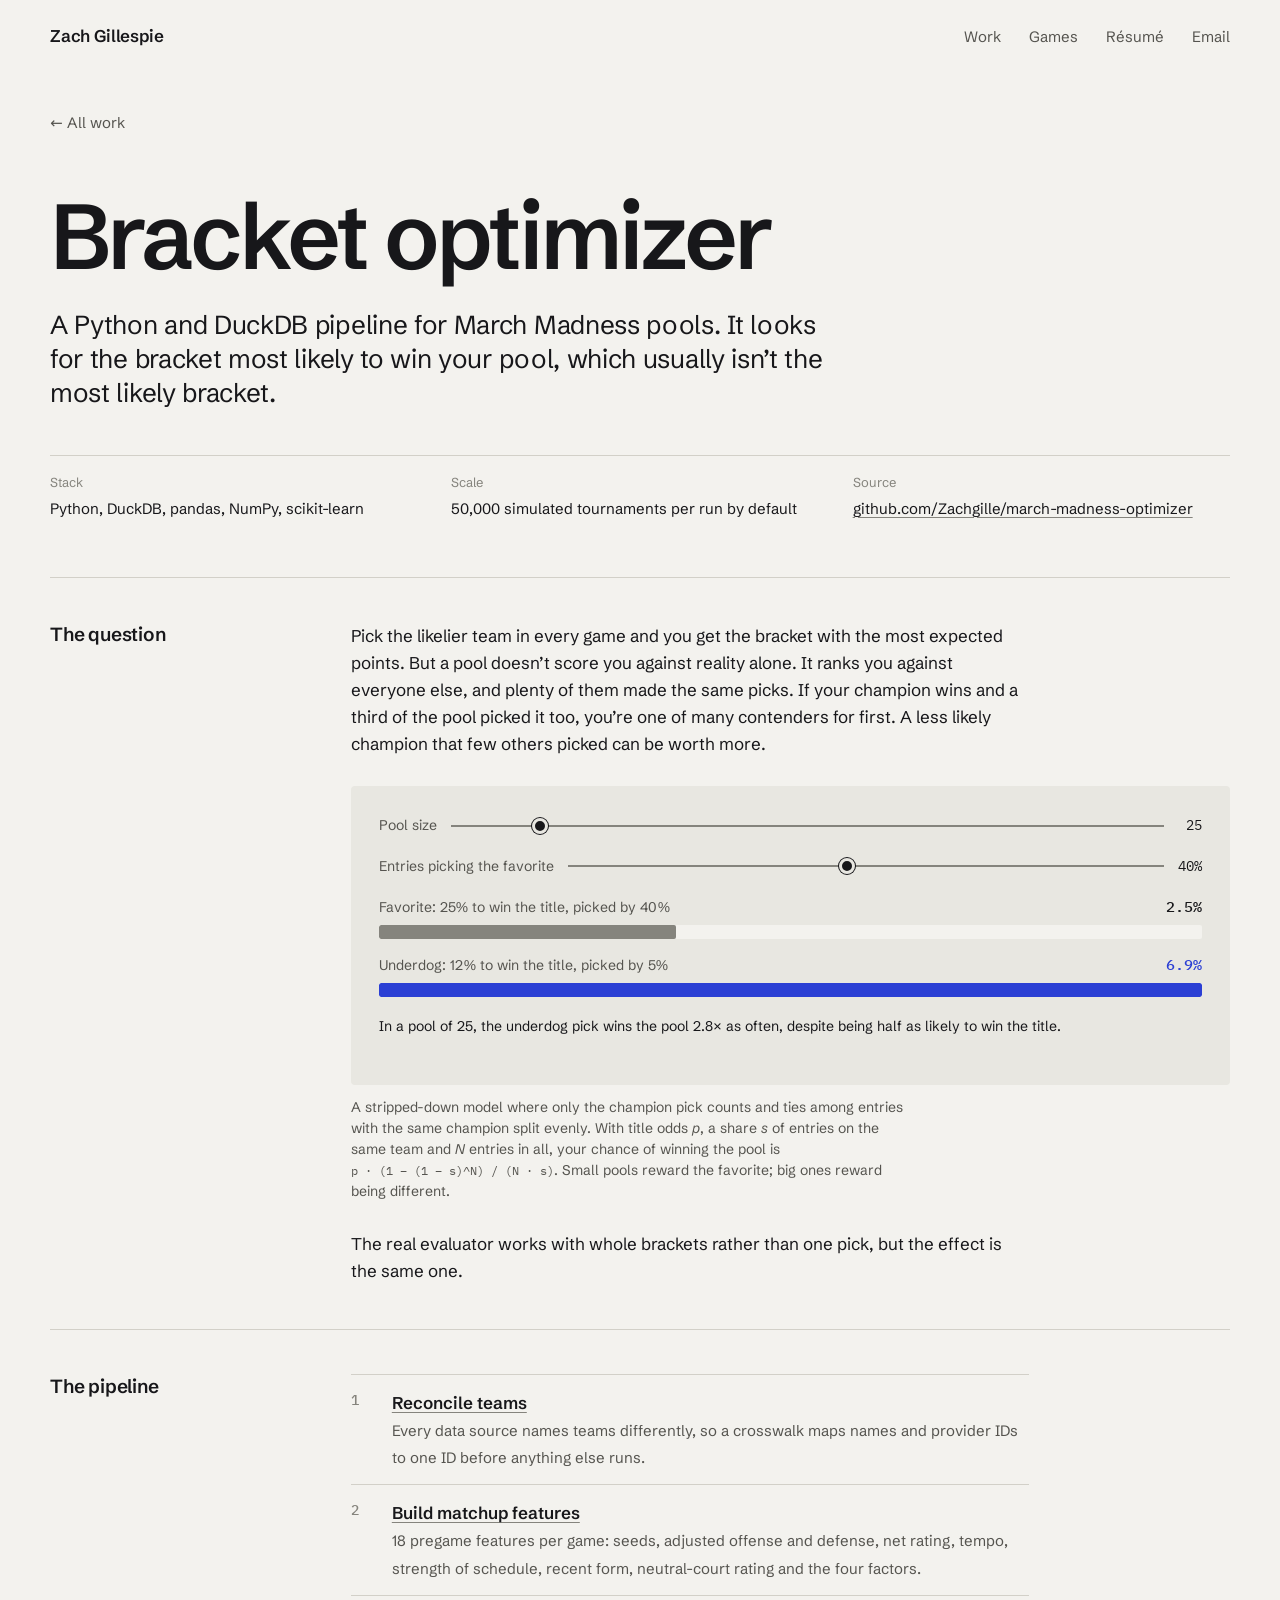
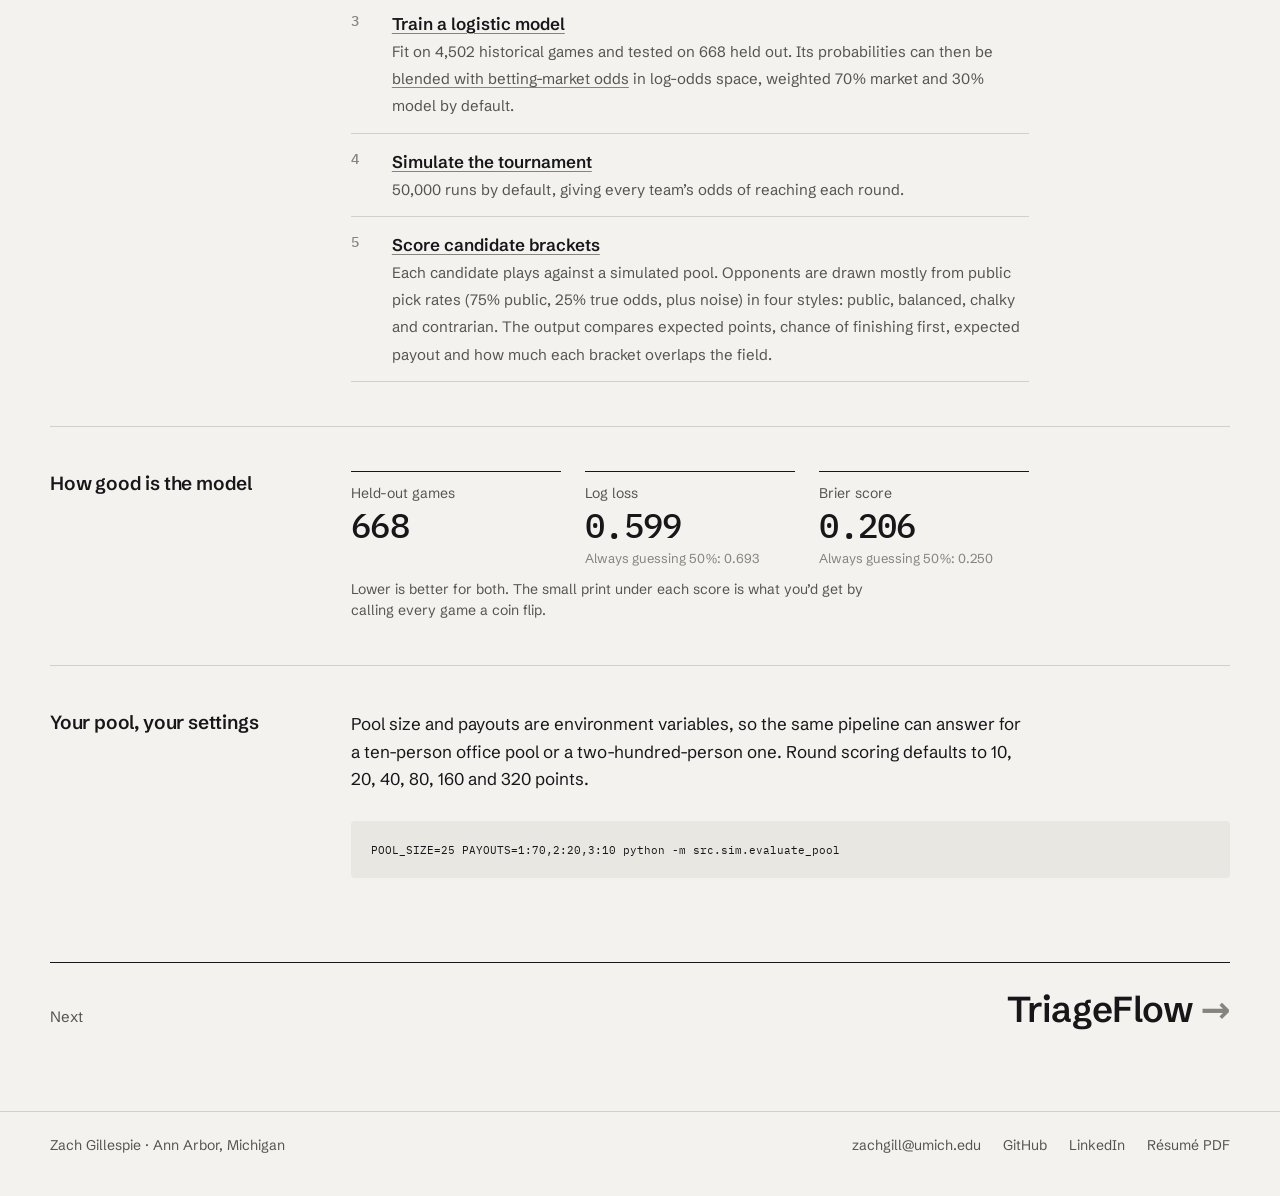
<file: march-madness.html>
<!doctype html>
<html lang="en">
<head>
<meta charset="utf-8">
<meta name="viewport" content="width=device-width, initial-scale=1">
<title>Bracket optimizer · Zach Gillespie</title>
<meta name="description" content="A Python and DuckDB pipeline that picks the March Madness bracket most likely to win a specific pool, not just the most likely bracket.">
<meta name="theme-color" content="#f3f2ee" media="(prefers-color-scheme: light)">
<meta name="theme-color" content="#121214" media="(prefers-color-scheme: dark)">
<link rel="icon" href="favicon.svg" type="image/svg+xml">
<link rel="preload" href="fonts/schibsted-grotesk.woff2" as="font" type="font/woff2" crossorigin>
<link rel="stylesheet" href="site.css">
<meta property="og:title" content="Bracket optimizer">
<meta property="og:image" content="https://zachgille.github.io/portfolio/og.png">
<script src="site.js" defer></script>
</head>
<body>
<a class="skip" href="#main">Skip to content</a>

<header class="top">
  <div class="wrap">
    <a class="top__name" href="./">Zach Gillespie</a>
    <nav aria-label="Site">
      <a href="./#work">Work</a>
      <a href="games.html">Games</a>
      <a href="resume.html">Résumé</a>
      <a href="mailto:zachgill@umich.edu">Email</a>
    </nav>
  </div>
</header>

<main id="main" class="cs wrap">
  <p class="crumb"><a href="./#work">← All work</a></p>

  <header class="cs__head">
    <h1>Bracket optimizer</h1>
    <p class="cs__dek">A Python and DuckDB pipeline for March Madness pools. It looks for the bracket most likely to win your pool, which usually isn’t the most likely bracket.</p>
    <dl class="cs__meta">
      <div><dt>Stack</dt><dd>Python, DuckDB, pandas, NumPy, scikit-learn</dd></div>
      <div><dt>Scale</dt><dd>50,000 simulated tournaments per run by default</dd></div>
      <div><dt>Source</dt><dd><a href="https://github.com/Zachgille/march-madness-optimizer">github.com/Zachgille/march-madness-optimizer</a></dd></div>
    </dl>
  </header>

  <section class="cs__section">
    <h2>The question</h2>
    <p>Pick the likelier team in every game and you get the bracket with the most expected points. But a pool doesn’t score you against reality alone. It ranks you against everyone else, and plenty of them made the same picks. If your champion wins and a third of the pool picked it too, you’re one of many contenders for first. A less likely champion that few others picked can be worth more.</p>
    <figure class="fig" data-pool>
      <div class="fig__plate pool">
        <div class="pool__control">
          <label for="pool-size">Pool size</label>
          <input id="pool-size" name="pool-size" type="range" min="2" max="200" value="25">
          <output data-out="pool-size" for="pool-size">25</output>
        </div>
        <div class="pool__control">
          <label for="fav-share">Entries picking the favorite</label>
          <input id="fav-share" name="fav-share" type="range" min="5" max="80" value="40">
          <output data-out="fav-share" for="fav-share">40%</output>
        </div>
        <div class="pool__picks">
          <div class="pool__pick" data-pick data-title="0.25" data-share="0.40">
            <div class="pool__pick-head"><span>Favorite: 25% to win the title, picked by <span data-share-label>40%</span></span><span class="num" data-odds>2.5%</span></div>
            <div class="pool__track"><div class="pool__bar" style="width:36%"></div></div>
          </div>
          <div class="pool__pick is-best" data-pick data-title="0.12" data-share="0.05">
            <div class="pool__pick-head"><span>Underdog: 12% to win the title, picked by 5%</span><span class="num" data-odds>6.9%</span></div>
            <div class="pool__track"><div class="pool__bar" style="width:100%"></div></div>
          </div>
        </div>
        <p class="pool__verdict" data-verdict aria-live="polite">In a pool of 25, the underdog pick wins the pool 2.8× as often, despite being half as likely to win the title.</p>
      </div>
      <figcaption>A stripped-down model where only the champion pick counts and ties among entries with the same champion split evenly. With title odds <i>p</i>, a share <i>s</i> of entries on the same team and <i>N</i> entries in all, your chance of winning the pool is <code class="nw">p · (1 − (1 − s)^N) / (N · s)</code>. Small pools reward the favorite; big ones reward being different.</figcaption>
    </figure>
    <p>The real evaluator works with whole brackets rather than one pick, but the effect is the same one.</p>
  </section>

  <section class="cs__section">
    <h2>The pipeline</h2>
    <ol class="pipeline">
      <li><div><b><a href="https://github.com/Zachgille/march-madness-optimizer/blob/main/src/ingest/build_crosswalk.py">Reconcile teams</a></b><span>Every data source names teams differently, so a crosswalk maps names and provider IDs to one ID before anything else runs.</span></div></li>
      <li><div><b><a href="https://github.com/Zachgille/march-madness-optimizer/blob/main/src/features/build_matchup_features.py">Build matchup features</a></b><span>18 pregame features per game: seeds, adjusted offense and defense, net rating, tempo, strength of schedule, recent form, neutral-court rating and the four factors.</span></div></li>
      <li><div><b><a href="https://github.com/Zachgille/march-madness-optimizer/blob/main/src/models/train_logistic.py">Train a logistic model</a></b><span>Fit on 4,502 historical games and tested on 668 held out. Its probabilities can then be <a href="https://github.com/Zachgille/march-madness-optimizer/blob/main/src/models/blend_market_model.py">blended with betting-market odds</a> in log-odds space, weighted 70% market and 30% model by default.</span></div></li>
      <li><div><b><a href="https://github.com/Zachgille/march-madness-optimizer/blob/main/src/sim/simulate_tournament.py">Simulate the tournament</a></b><span>50,000 runs by default, giving every team’s odds of reaching each round.</span></div></li>
      <li><div><b><a href="https://github.com/Zachgille/march-madness-optimizer/blob/main/src/sim/evaluate_pool.py">Score candidate brackets</a></b><span>Each candidate plays against a simulated pool. Opponents are drawn mostly from public pick rates (75% public, 25% true odds, plus noise) in four styles: public, balanced, chalky and contrarian. The output compares expected points, chance of finishing first, expected payout and how much each bracket overlaps the field.</span></div></li>
    </ol>
  </section>

  <section class="cs__section">
    <h2>How good is the model</h2>
    <dl class="stats">
      <div><dt>Held-out games</dt><dd>668</dd></div>
      <div><dt>Log loss</dt><dd>0.599<small>Always guessing 50%: 0.693</small></dd></div>
      <div><dt>Brier score</dt><dd>0.206<small>Always guessing 50%: 0.250</small></dd></div>
    </dl>
    <p class="caption">Lower is better for both. The small print under each score is what you’d get by calling every game a coin flip.</p>
  </section>

  <section class="cs__section">
    <h2>Your pool, your settings</h2>
    <p>Pool size and payouts are environment variables, so the same pipeline can answer for a ten-person office pool or a two-hundred-person one. Round scoring defaults to 10, 20, 40, 80, 160 and 320 points.</p>
    <figure class="codeblock">
<pre><code>POOL_SIZE=25 PAYOUTS=1:70,2:20,3:10 python -m src.sim.evaluate_pool</code></pre>
    </figure>
  </section>

  <nav class="next" aria-label="Next case study">
    <span>Next</span>
    <a href="triageflow.html">TriageFlow</a>
  </nav>
</main>

<footer class="foot">
  <div class="wrap">
    <span>Zach Gillespie · Ann Arbor, Michigan</span>
    <nav aria-label="Elsewhere">
      <a href="mailto:zachgill@umich.edu">zachgill@umich.edu</a>
      <a href="https://github.com/Zachgille">GitHub</a>
      <a href="https://www.linkedin.com/in/zach-gillespie/">LinkedIn</a>
      <a href="Zach-Gillespie-Resume.pdf">Résumé PDF</a>
    </nav>
  </div>
</footer>
</body>
</html>
</file>
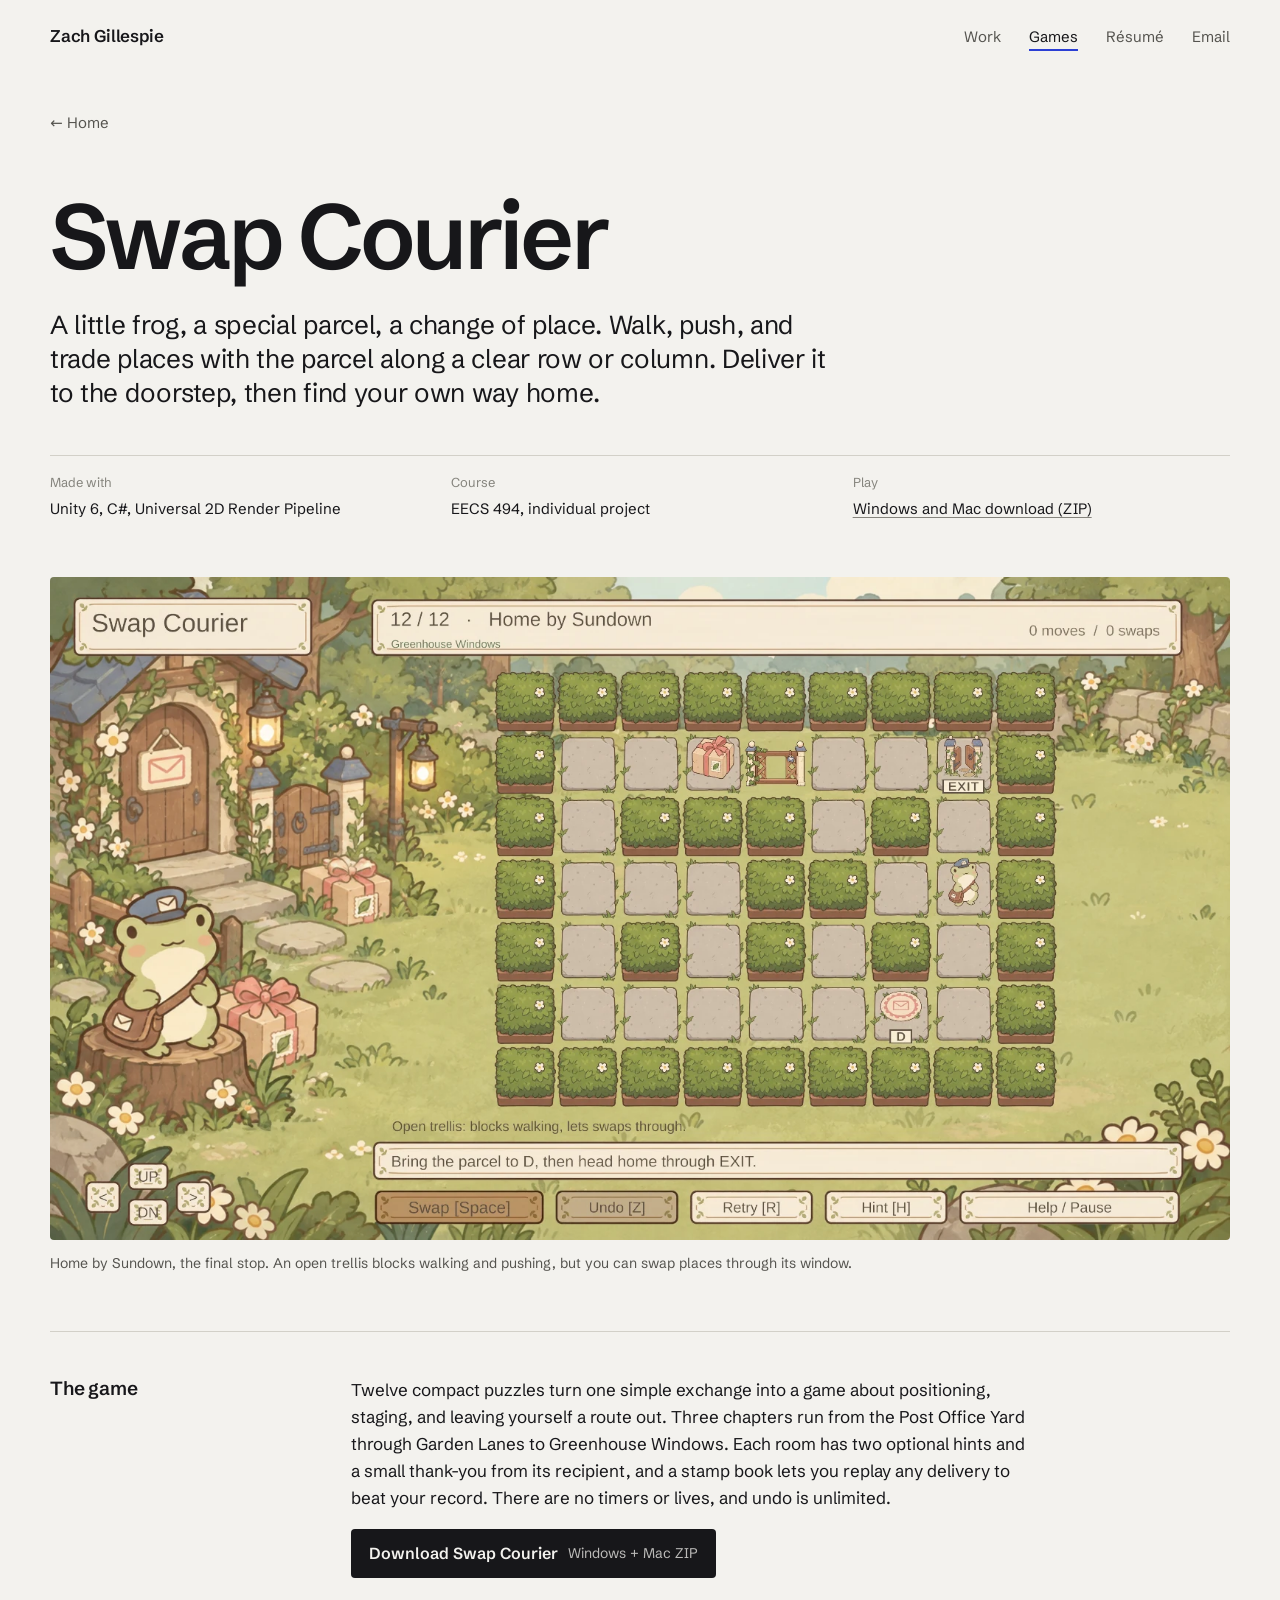
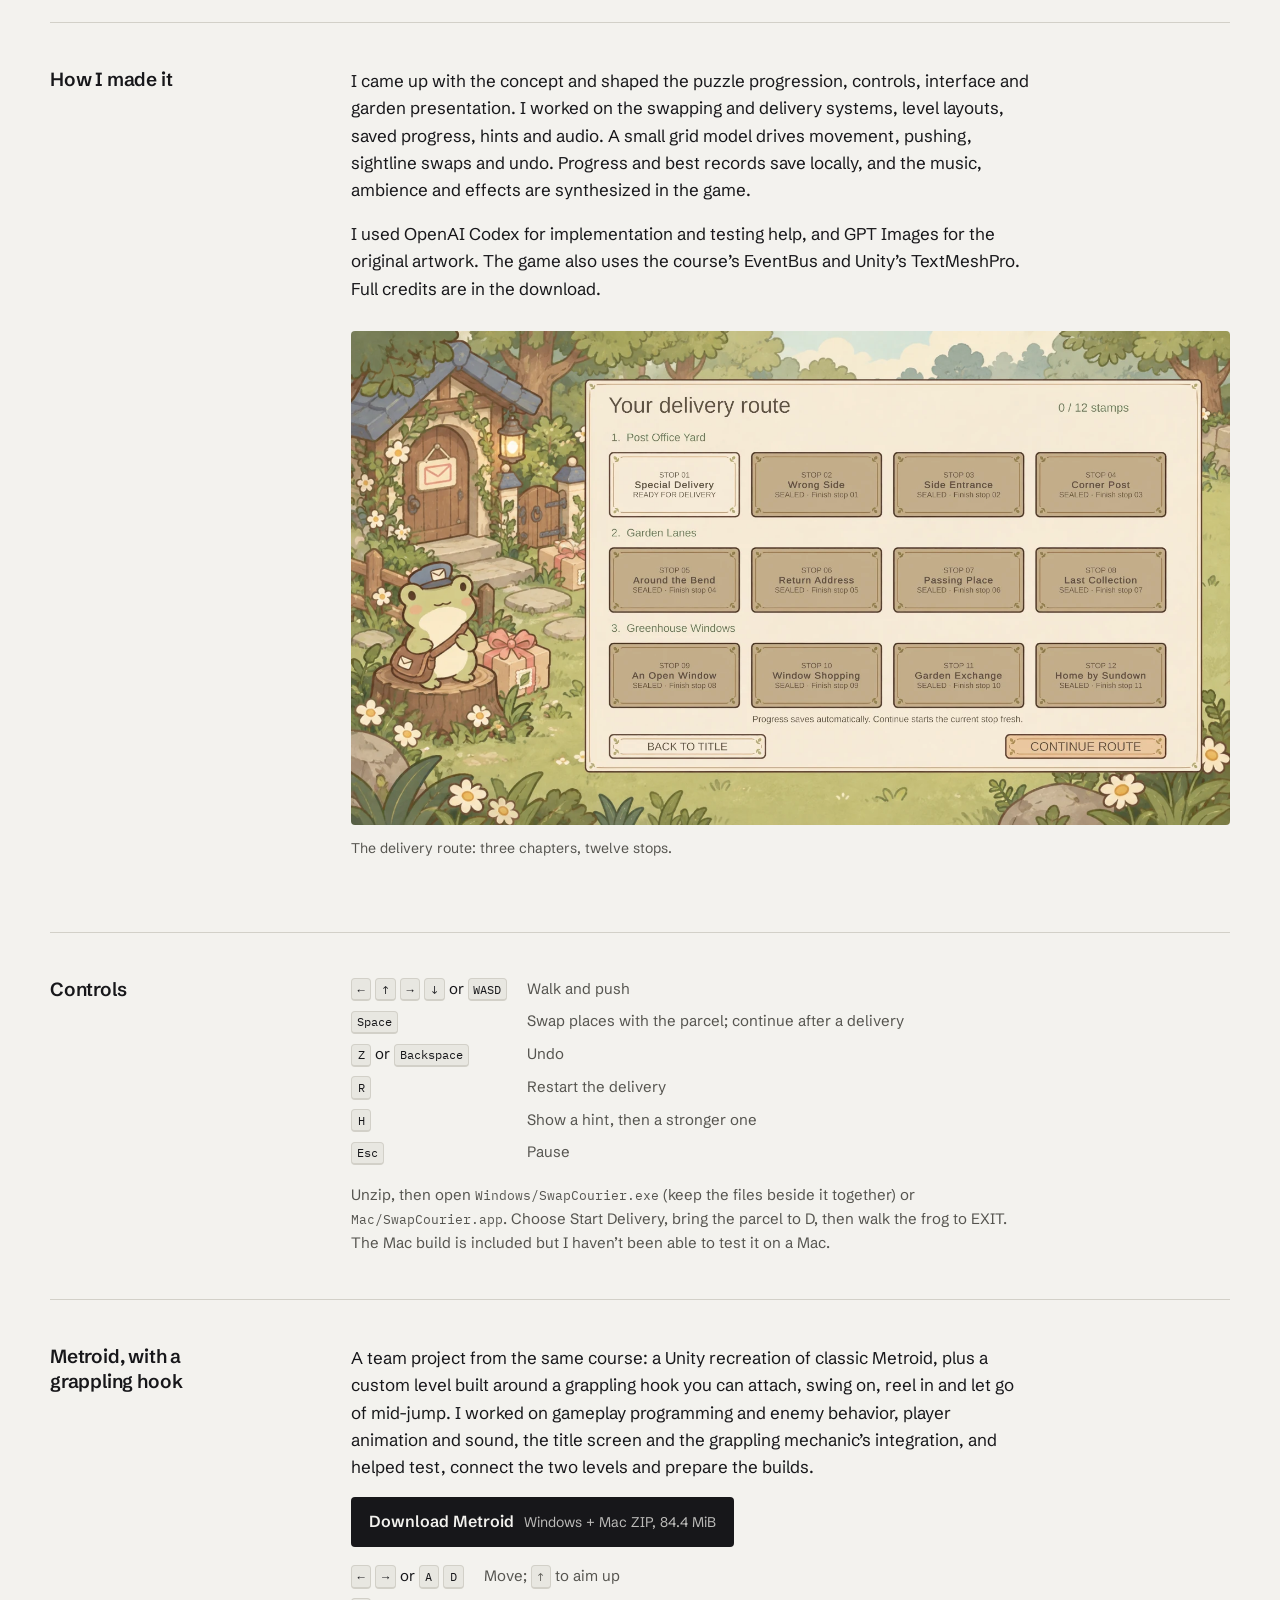
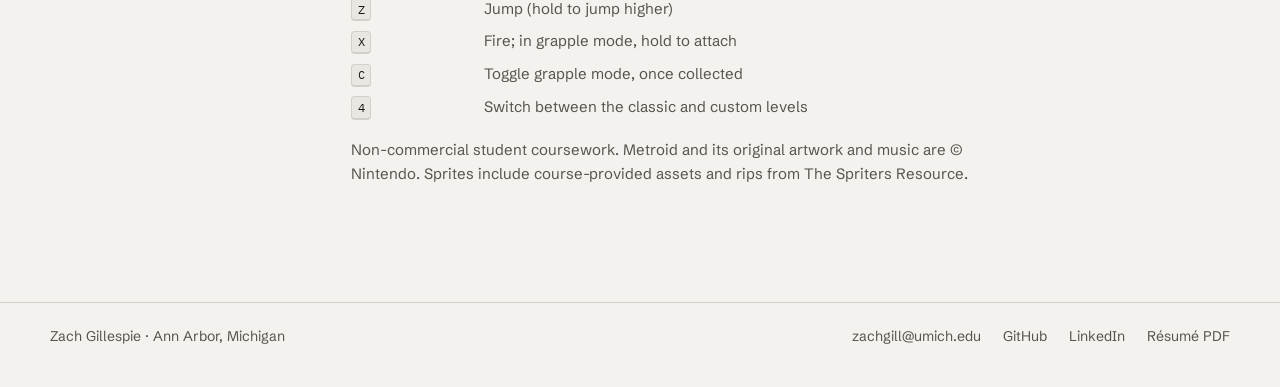
<file: metroid.html>
<!doctype html>
<html lang="en">
<head>
<meta charset="utf-8">
<title>Moved · Zach Gillespie</title>
<meta name="robots" content="noindex">
<link rel="canonical" href="games.html">
<meta http-equiv="refresh" content="0; url=games.html">
<script>location.replace("games.html".split("#")[0] + (location.hash || ("games.html".includes("#") ? "#" + "games.html".split("#")[1] : "")));</script>
</head>
<body><p>This page moved to <a href="games.html">games.html</a>.</p></body>
</html>
</file>
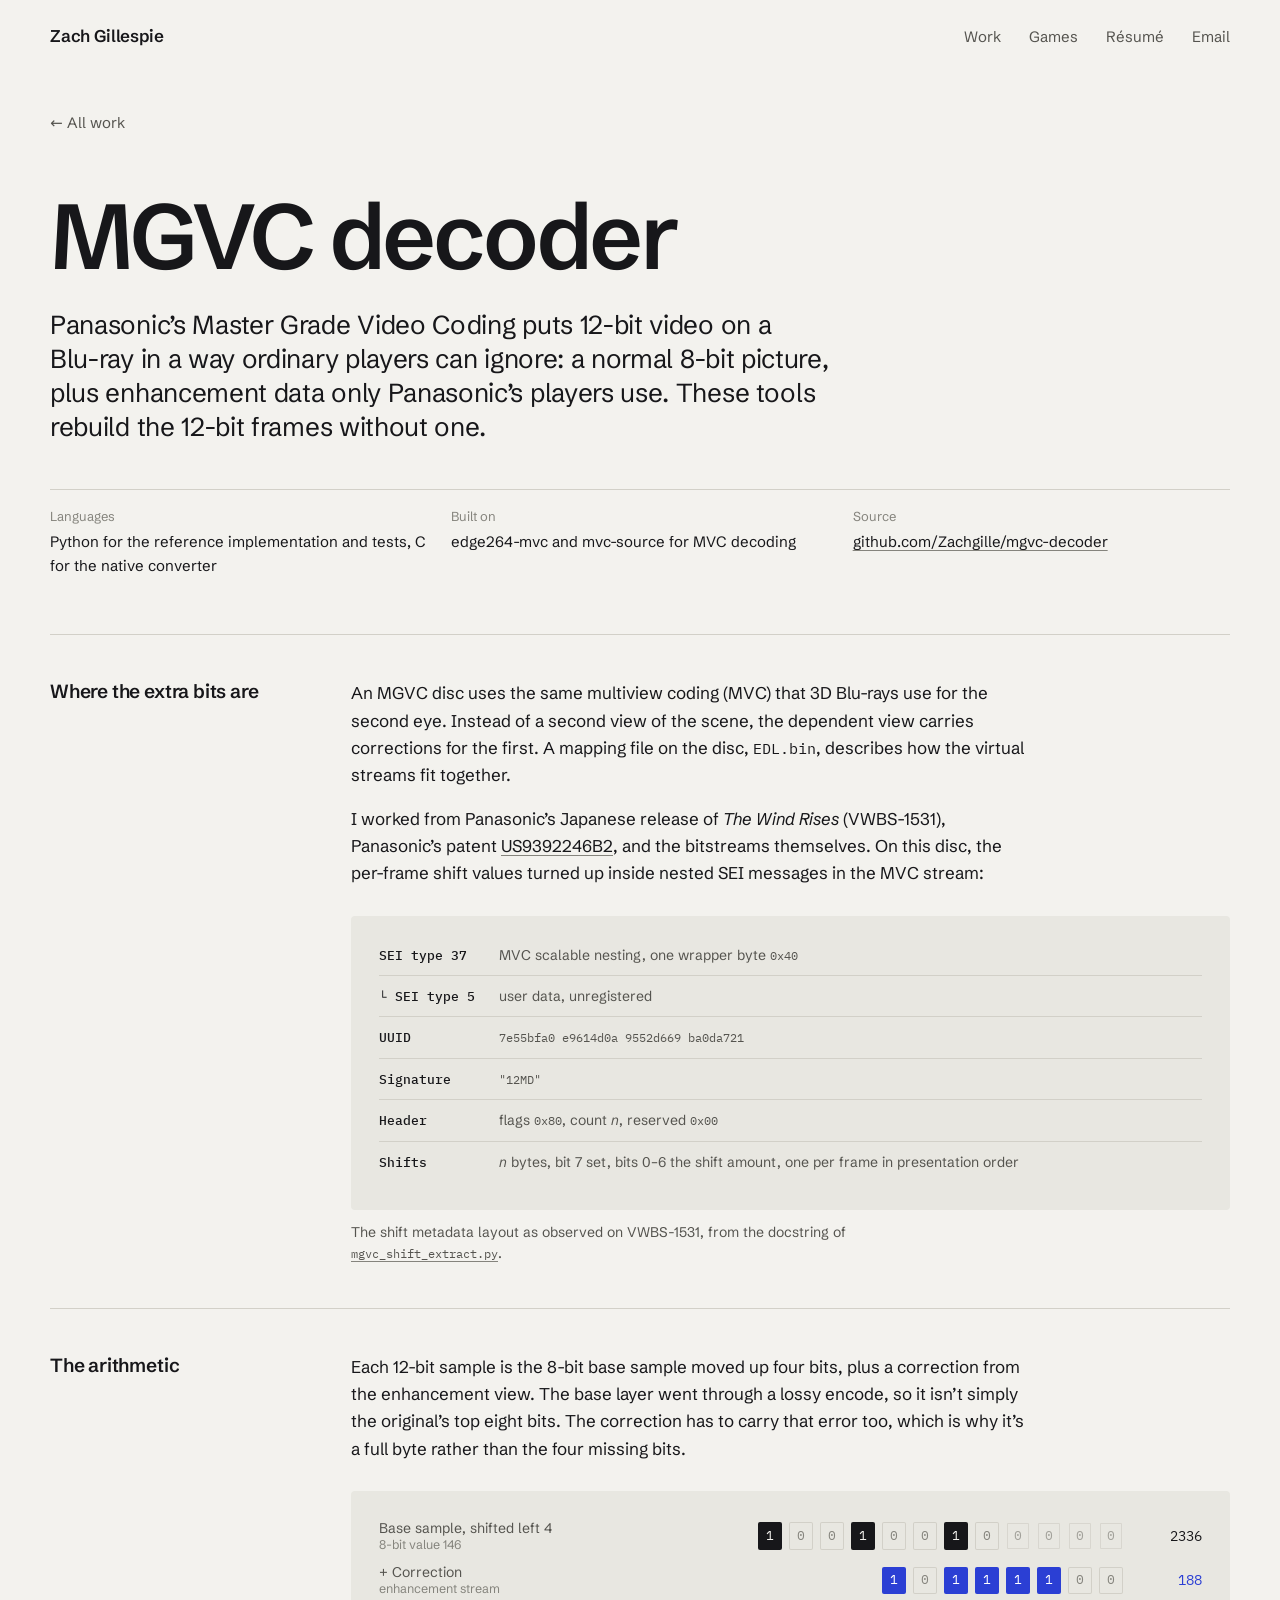
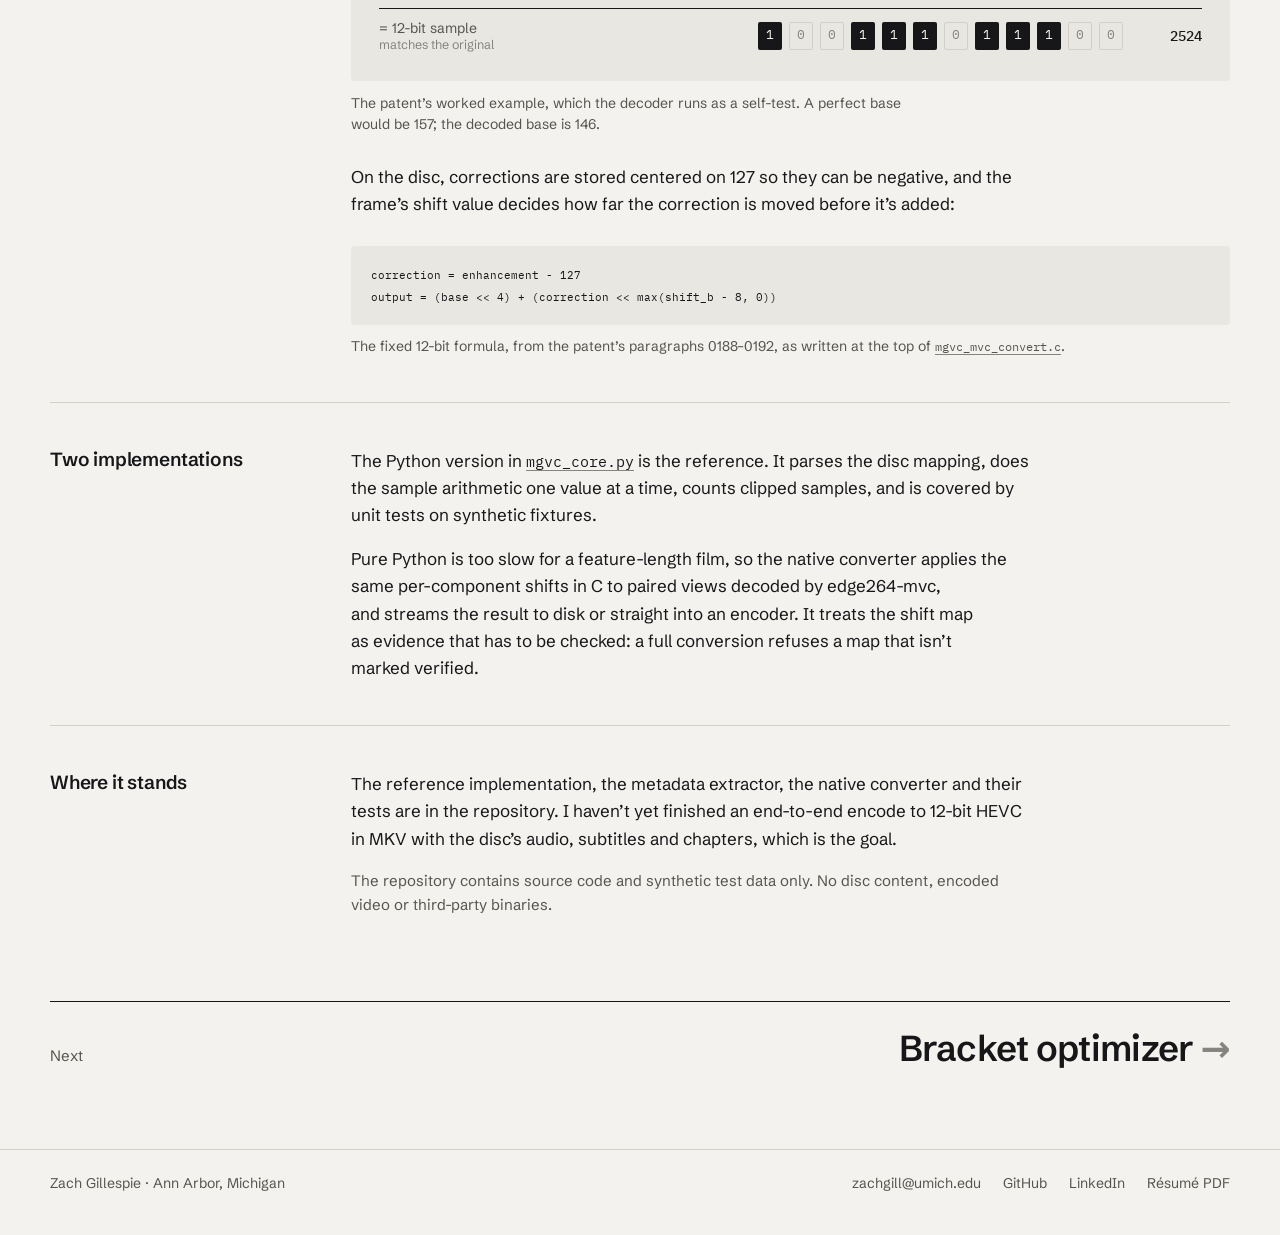
<file: mgvc.html>
<!doctype html>
<html lang="en">
<head>
<meta charset="utf-8">
<meta name="viewport" content="width=device-width, initial-scale=1">
<title>MGVC decoder · Zach Gillespie</title>
<meta name="description" content="Reverse-engineering Panasonic's MGVC Blu-ray format to rebuild 12-bit frames from an 8-bit base picture and an enhancement view.">
<meta name="theme-color" content="#f3f2ee" media="(prefers-color-scheme: light)">
<meta name="theme-color" content="#121214" media="(prefers-color-scheme: dark)">
<link rel="icon" href="favicon.svg" type="image/svg+xml">
<link rel="preload" href="fonts/schibsted-grotesk.woff2" as="font" type="font/woff2" crossorigin>
<link rel="stylesheet" href="site.css">
<meta property="og:title" content="MGVC decoder">
<meta property="og:image" content="https://zachgille.github.io/portfolio/og.png">
</head>
<body>
<a class="skip" href="#main">Skip to content</a>

<header class="top">
  <div class="wrap">
    <a class="top__name" href="./">Zach Gillespie</a>
    <nav aria-label="Site">
      <a href="./#work">Work</a>
      <a href="games.html">Games</a>
      <a href="resume.html">Résumé</a>
      <a href="mailto:zachgill@umich.edu">Email</a>
    </nav>
  </div>
</header>

<main id="main" class="cs wrap">
  <p class="crumb"><a href="./#work">← All work</a></p>

  <header class="cs__head">
    <h1>MGVC decoder</h1>
    <p class="cs__dek">Panasonic’s Master Grade Video Coding puts <span class="nw">12-bit</span> video on a <span class="nw">Blu-ray</span> in a way ordinary players can ignore: a normal <span class="nw">8-bit</span> picture, plus enhancement data only Panasonic’s players use. These tools rebuild the <span class="nw">12-bit</span> frames without one.</p>
    <dl class="cs__meta">
      <div><dt>Languages</dt><dd>Python for the reference implementation and tests, C for the native converter</dd></div>
      <div><dt>Built on</dt><dd>edge264-mvc and mvc-source for MVC decoding</dd></div>
      <div><dt>Source</dt><dd><a href="https://github.com/Zachgille/mgvc-decoder">github.com/Zachgille/mgvc-decoder</a></dd></div>
    </dl>
  </header>

  <section class="cs__section">
    <h2>Where the extra bits are</h2>
    <p>An MGVC disc uses the same multiview coding (MVC) that 3D Blu-rays use for the second eye. Instead of a second view of the scene, the dependent view carries corrections for the first. A mapping file on the disc, <code>EDL.bin</code>, describes how the virtual streams fit together.</p>
    <p>I worked from Panasonic’s Japanese release of <i>The Wind Rises</i> (VWBS-1531), Panasonic’s patent <a href="https://patents.google.com/patent/US9392246B2/en">US9392246B2</a>, and the bitstreams themselves. On this disc, the per-frame shift values turned up inside nested SEI messages in the MVC stream:</p>
    <figure class="fig">
      <div class="fig__plate">
        <table class="layout">
          <tbody>
            <tr><th scope="row">SEI type 37</th><td>MVC scalable nesting, one wrapper byte <code>0x40</code></td></tr>
            <tr><th scope="row">└ SEI type 5</th><td>user data, unregistered</td></tr>
            <tr><th scope="row">UUID</th><td><code>7e55bfa0 e9614d0a 9552d669 ba0da721</code></td></tr>
            <tr><th scope="row">Signature</th><td><code>"12MD"</code></td></tr>
            <tr><th scope="row">Header</th><td>flags <code>0x80</code>, count <i>n</i>, reserved <code>0x00</code></td></tr>
            <tr><th scope="row">Shifts</th><td><i>n</i> bytes, bit 7 set, bits 0–6 the shift amount, one per frame in presentation order</td></tr>
          </tbody>
        </table>
      </div>
      <figcaption>The shift metadata layout as observed on VWBS-1531, from the docstring of <a href="https://github.com/Zachgille/mgvc-decoder/blob/main/scripts/mgvc_shift_extract.py"><code>mgvc_shift_extract.py</code></a>.</figcaption>
    </figure>
  </section>

  <section class="cs__section">
    <h2>The arithmetic</h2>
    <p>Each <span class="nw">12-bit</span> sample is the <span class="nw">8-bit</span> base sample moved up four bits, plus a correction from the enhancement view. The base layer went through a lossy encode, so it isn’t simply the original’s top eight bits. The correction has to carry that error too, which is why it’s a full byte rather than the four missing bits.</p>
    <figure class="fig">
      <div class="fig__plate">
        <div class="bits" role="img" aria-label="An 8-bit base sample of 146, shifted left four bits, is 2336. Adding a correction of 188 from the enhancement stream gives the 12-bit sample 2524.">
          <div class="bits__row">
            <span class="bits__label">Base sample, shifted left 4<small><span class="nw">8-bit</span> value 146</small></span>
            <span class="bits__cells"><span class="one">1</span><span>0</span><span>0</span><span class="one">1</span><span>0</span><span>0</span><span class="one">1</span><span>0</span><span class="pad">0</span><span class="pad">0</span><span class="pad">0</span><span class="pad">0</span></span>
            <span class="bits__val">2336</span>
          </div>
          <div class="bits__row is-corr">
            <span class="bits__label">+ Correction<small>enhancement stream</small></span>
            <span class="bits__cells"><span class="off"></span><span class="off"></span><span class="off"></span><span class="off"></span><span class="one">1</span><span>0</span><span class="one">1</span><span class="one">1</span><span class="one">1</span><span class="one">1</span><span>0</span><span>0</span></span>
            <span class="bits__val">188</span>
          </div>
          <div class="bits__row is-sum">
            <span class="bits__label">= <span class="nw">12-bit</span> sample<small>matches the original</small></span>
            <span class="bits__cells"><span class="one">1</span><span>0</span><span>0</span><span class="one">1</span><span class="one">1</span><span class="one">1</span><span>0</span><span class="one">1</span><span class="one">1</span><span class="one">1</span><span>0</span><span>0</span></span>
            <span class="bits__val">2524</span>
          </div>
        </div>
      </div>
      <figcaption>The patent’s worked example, which the decoder runs as a self-test. A perfect base would be 157; the decoded base is 146.</figcaption>
    </figure>
    <p>On the disc, corrections are stored centered on 127 so they can be negative, and the frame’s shift value decides how far the correction is moved before it’s added:</p>
    <figure class="codeblock">
<pre><code>correction = enhancement - 127
output = (base &lt;&lt; 4) + (correction &lt;&lt; max(shift_b - 8, 0))</code></pre>
      <figcaption>The fixed <span class="nw">12-bit</span> formula, from the patent’s paragraphs 0188–0192, as written at the top of <a href="https://github.com/Zachgille/mgvc-decoder/blob/main/tools/src/mgvc_mvc_convert.c"><code>mgvc_mvc_convert.c</code></a>.</figcaption>
    </figure>
  </section>

  <section class="cs__section">
    <h2>Two implementations</h2>
    <p>The Python version in <a href="https://github.com/Zachgille/mgvc-decoder/blob/main/scripts/mgvc_core.py"><code>mgvc_core.py</code></a> is the reference. It parses the disc mapping, does the sample arithmetic one value at a time, counts clipped samples, and is covered by unit tests on synthetic fixtures.</p>
    <p>Pure Python is too slow for a feature-length film, so the native converter applies the same per-component shifts in C to paired views decoded by edge264-mvc, and streams the result to disk or straight into an encoder. It treats the shift map as evidence that has to be checked: a full conversion refuses a map that isn’t marked verified.</p>
  </section>

  <section class="cs__section">
    <h2>Where it stands</h2>
    <p>The reference implementation, the metadata extractor, the native converter and their tests are in the repository. I haven’t yet finished an end-to-end encode to <span class="nw">12-bit</span> HEVC in MKV with the disc’s audio, subtitles and chapters, which is the goal.</p>
    <p class="note">The repository contains source code and synthetic test data only. No disc content, encoded video or third-party binaries.</p>
  </section>

  <nav class="next" aria-label="Next case study">
    <span>Next</span>
    <a href="march-madness.html">Bracket optimizer</a>
  </nav>
</main>

<footer class="foot">
  <div class="wrap">
    <span>Zach Gillespie · Ann Arbor, Michigan</span>
    <nav aria-label="Elsewhere">
      <a href="mailto:zachgill@umich.edu">zachgill@umich.edu</a>
      <a href="https://github.com/Zachgille">GitHub</a>
      <a href="https://www.linkedin.com/in/zach-gillespie/">LinkedIn</a>
      <a href="Zach-Gillespie-Resume.pdf">Résumé PDF</a>
    </nav>
  </div>
</footer>
</body>
</html>
</file>
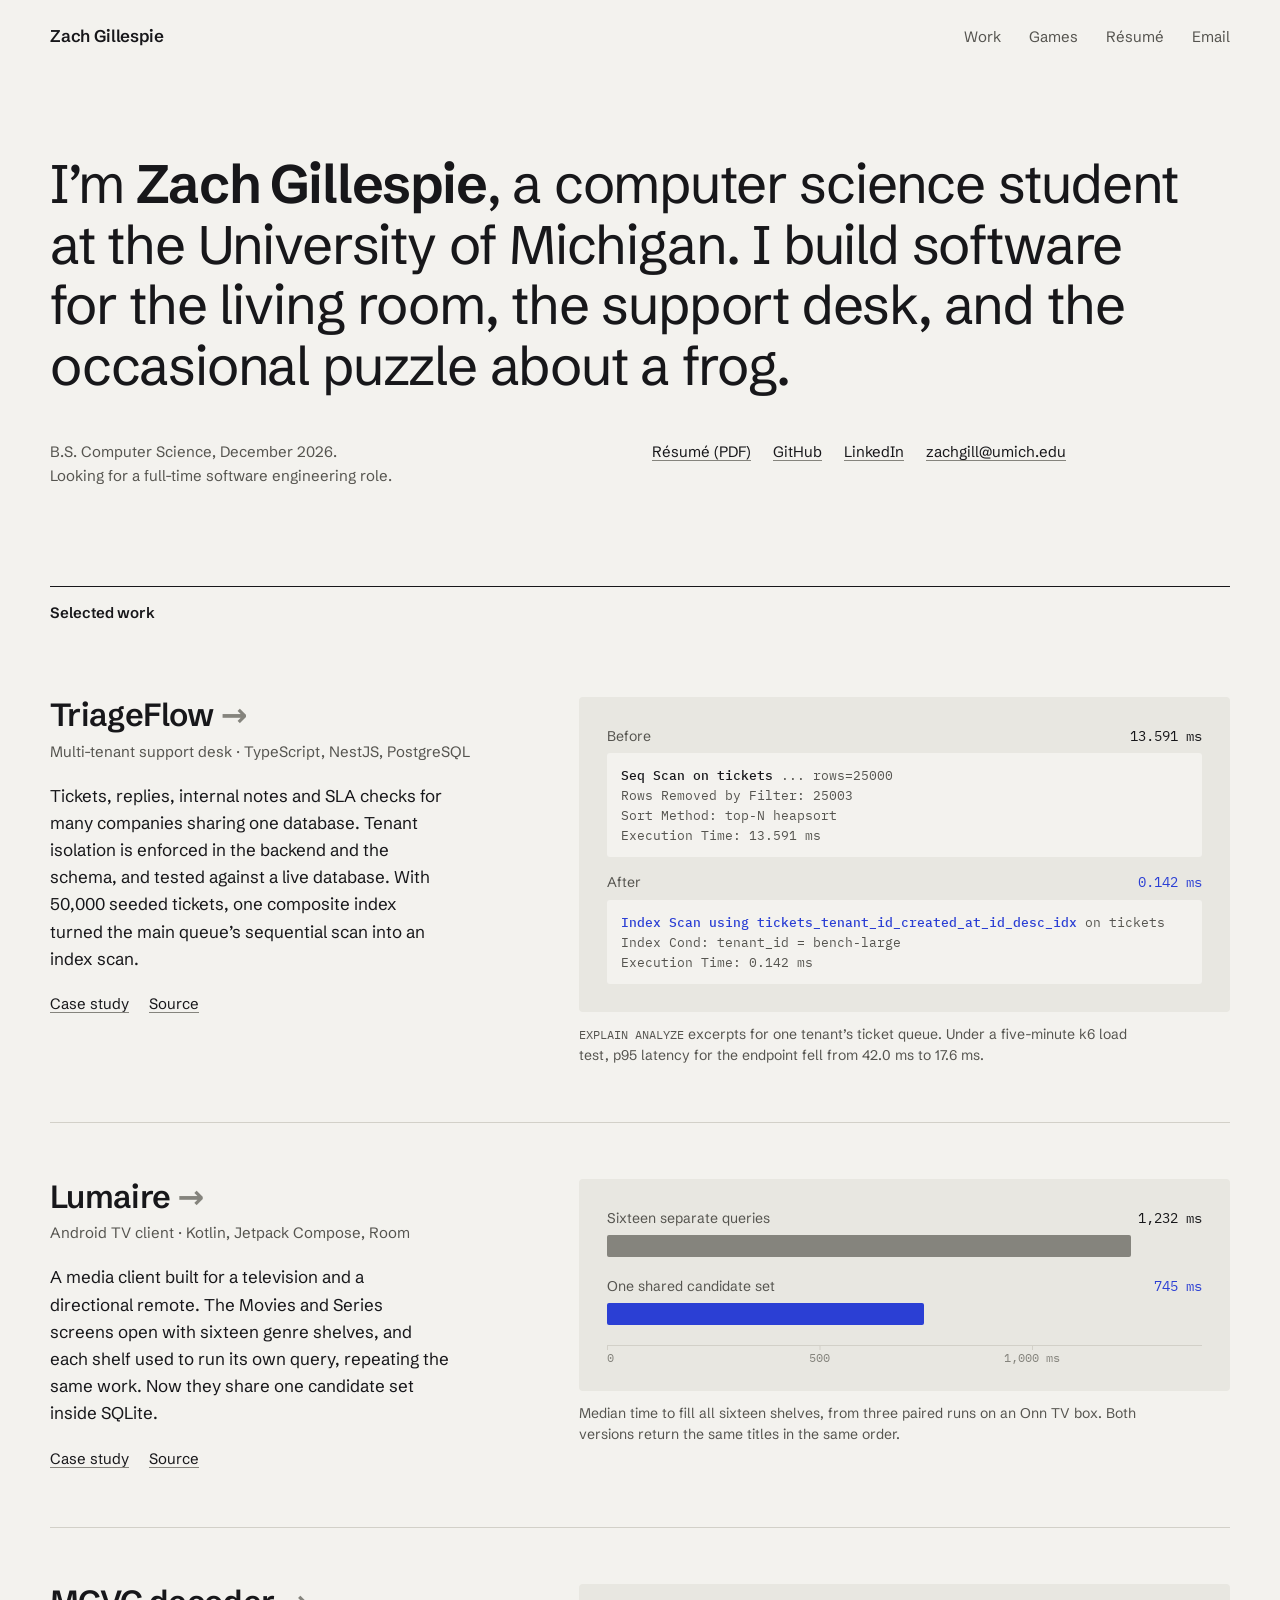
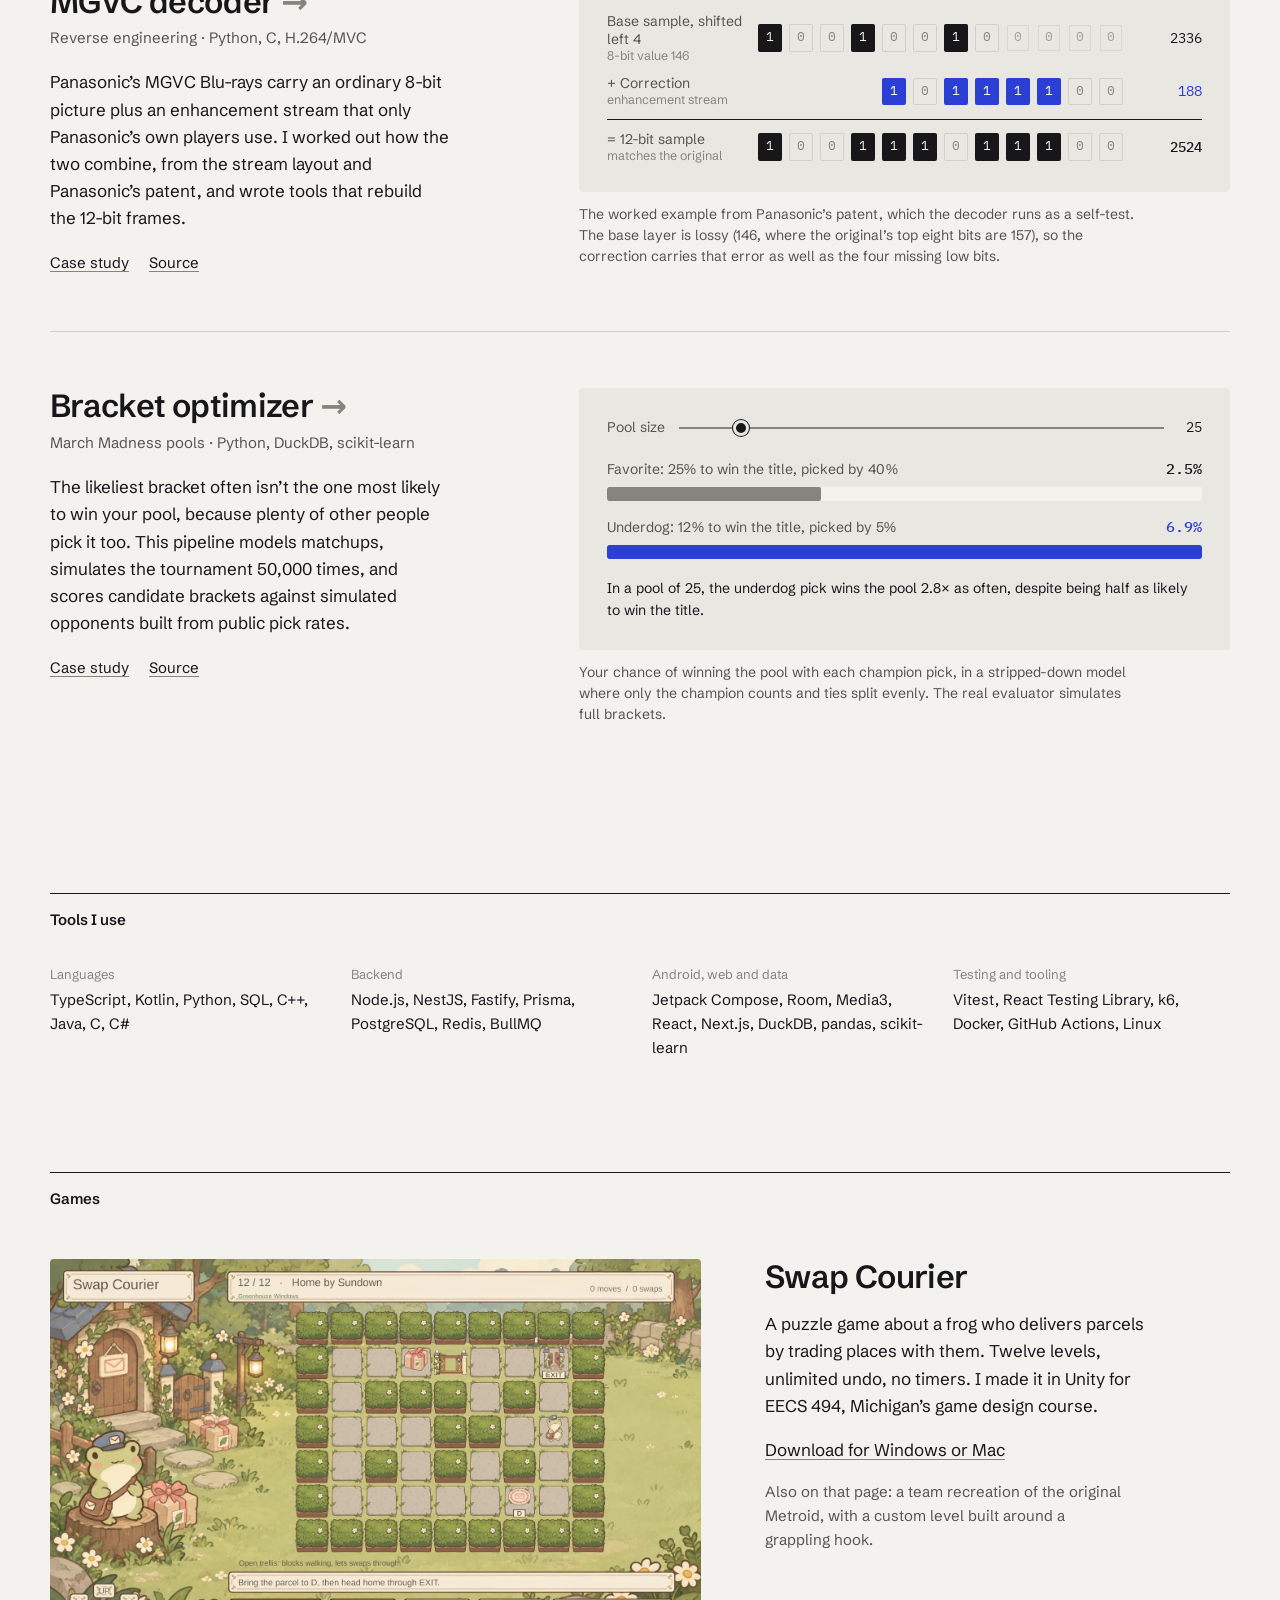
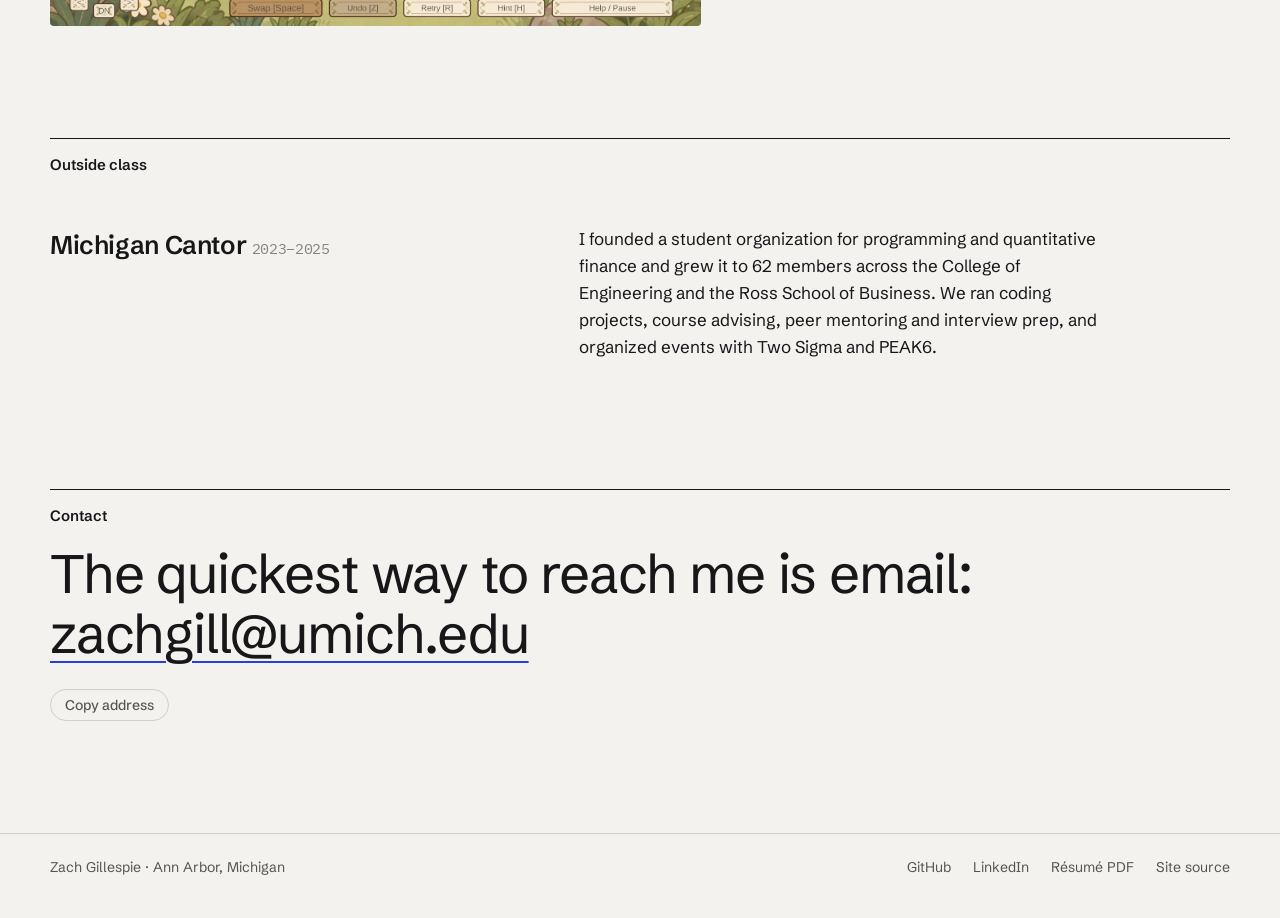
<file: projects.html>
<!doctype html>
<html lang="en">
<head>
<meta charset="utf-8">
<title>Moved · Zach Gillespie</title>
<meta name="robots" content="noindex">
<link rel="canonical" href="./#work">
<meta http-equiv="refresh" content="0; url=./#work">
<script>location.replace("./#work".split("#")[0] + (location.hash || ("./#work".includes("#") ? "#" + "./#work".split("#")[1] : "")));</script>
</head>
<body><p>This page moved to <a href="./#work">./#work</a>.</p></body>
</html>
</file>
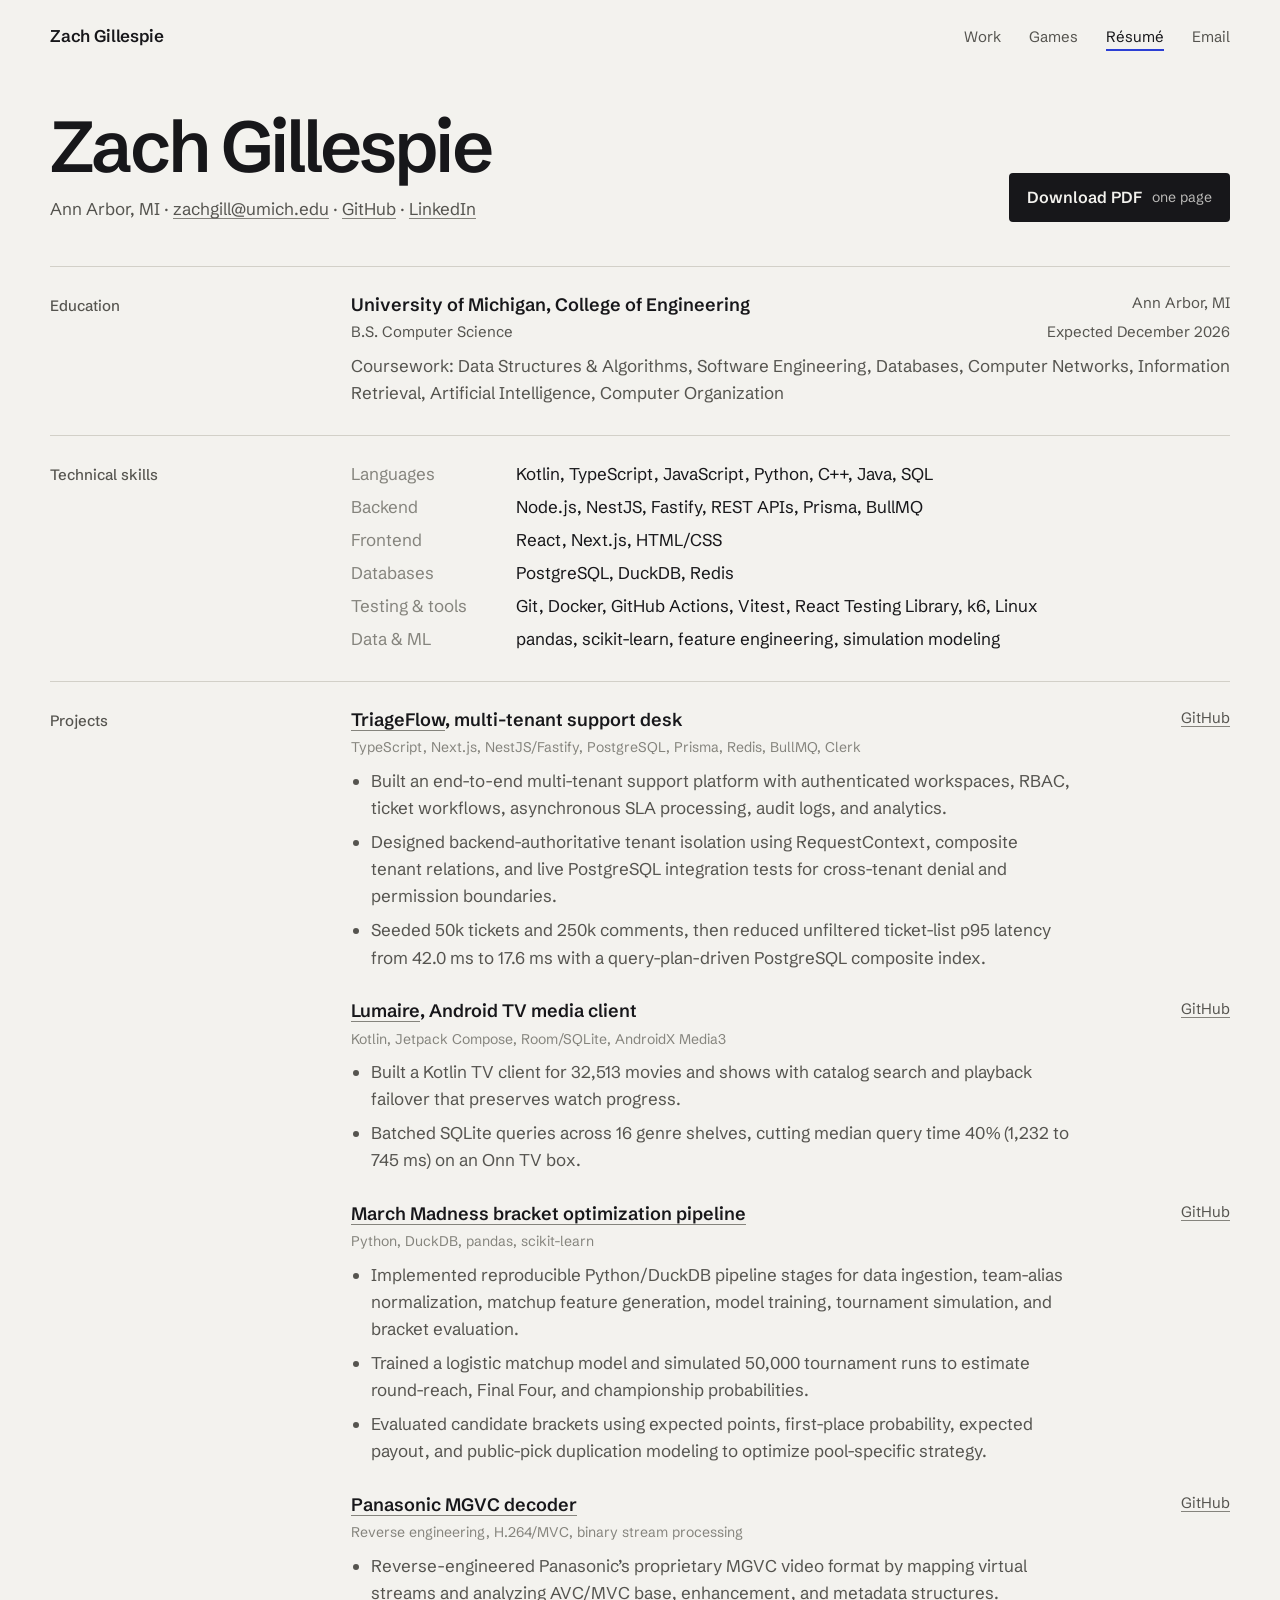
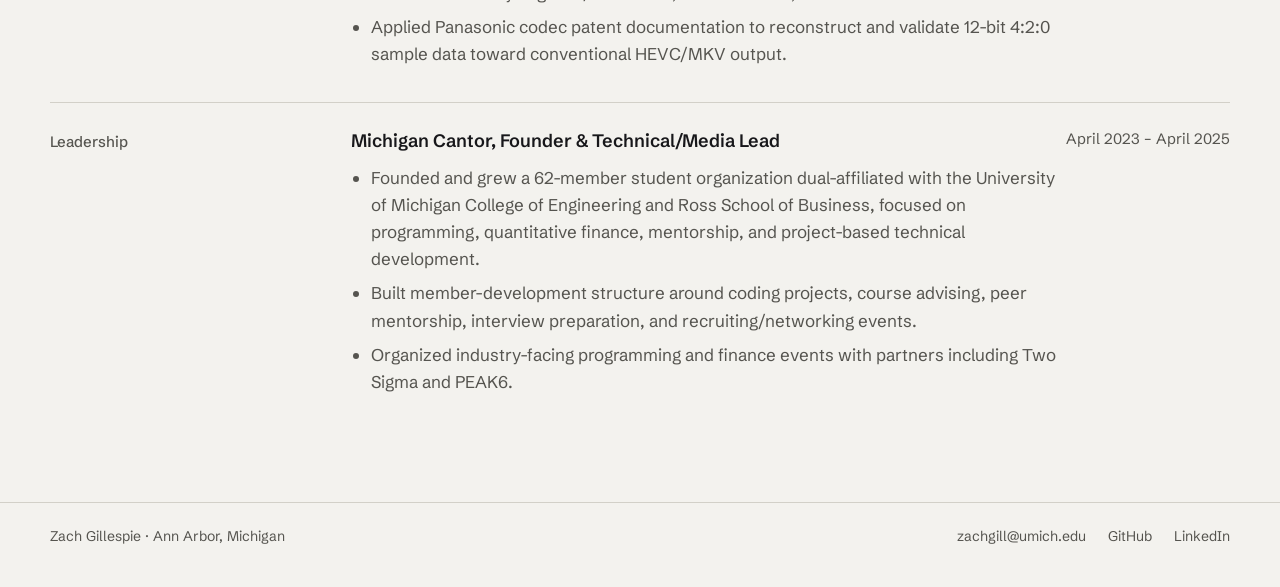
<file: resume.html>
<!doctype html>
<html lang="en">
<head>
<meta charset="utf-8">
<meta name="viewport" content="width=device-width, initial-scale=1">
<title>Résumé · Zach Gillespie</title>
<meta name="description" content="Résumé of Zach Gillespie: B.S. Computer Science, University of Michigan, December 2026.">
<meta name="theme-color" content="#f3f2ee" media="(prefers-color-scheme: light)">
<meta name="theme-color" content="#121214" media="(prefers-color-scheme: dark)">
<link rel="icon" href="favicon.svg" type="image/svg+xml">
<link rel="preload" href="fonts/schibsted-grotesk.woff2" as="font" type="font/woff2" crossorigin>
<link rel="stylesheet" href="site.css">
</head>
<body>
<a class="skip" href="#main">Skip to content</a>

<header class="top">
  <div class="wrap">
    <a class="top__name" href="./">Zach Gillespie</a>
    <nav aria-label="Site">
      <a href="./#work">Work</a>
      <a href="games.html">Games</a>
      <a href="resume.html" aria-current="page">Résumé</a>
      <a href="mailto:zachgill@umich.edu">Email</a>
    </nav>
  </div>
</header>

<main id="main" class="cv wrap">
  <header class="cv__head">
    <div>
      <h1>Zach Gillespie</h1>
      <p>Ann Arbor, MI · <a href="mailto:zachgill@umich.edu">zachgill@umich.edu</a> · <a href="https://github.com/Zachgille">GitHub</a> · <a href="https://www.linkedin.com/in/zach-gillespie/">LinkedIn</a></p>
    </div>
    <a class="button cv__download" href="Zach-Gillespie-Resume.pdf">Download PDF <small>one page</small></a>
  </header>

  <section class="cv__section">
    <h2>Education</h2>
    <div class="cv__entry">
      <header><h3>University of Michigan, College of Engineering</h3><span>Ann Arbor, MI</span></header>
      <header><span>B.S. Computer Science</span><span>Expected December 2026</span></header>
      <p style="margin-top:8px;color:var(--ink-2)">Coursework: Data Structures &amp; Algorithms, Software Engineering, Databases, Computer Networks, Information Retrieval, Artificial Intelligence, Computer Organization</p>
    </div>
  </section>

  <section class="cv__section">
    <h2>Technical skills</h2>
    <dl class="cv__skills">
      <dt>Languages</dt><dd>Kotlin, TypeScript, JavaScript, Python, C++, Java, SQL</dd>
      <dt>Backend</dt><dd>Node.js, NestJS, Fastify, REST APIs, Prisma, BullMQ</dd>
      <dt>Frontend</dt><dd>React, Next.js, HTML/CSS</dd>
      <dt>Databases</dt><dd>PostgreSQL, DuckDB, Redis</dd>
      <dt>Testing &amp; tools</dt><dd>Git, Docker, GitHub Actions, Vitest, React Testing Library, k6, Linux</dd>
      <dt>Data &amp; ML</dt><dd>pandas, scikit-learn, feature engineering, simulation modeling</dd>
    </dl>
  </section>

  <section class="cv__section">
    <h2>Projects</h2>
    <div>
      <article class="cv__entry" id="triageflow">
        <header><h3><a href="triageflow.html">TriageFlow</a>, multi-tenant support desk</h3><span><a href="https://github.com/Zachgille/triageflow">GitHub</a></span></header>
        <p class="cv__tech">TypeScript, Next.js, NestJS/Fastify, PostgreSQL, Prisma, Redis, BullMQ, Clerk</p>
        <ul>
          <li>Built an end-to-end multi-tenant support platform with authenticated workspaces, RBAC, ticket workflows, asynchronous SLA processing, audit logs, and analytics.</li>
          <li>Designed backend-authoritative tenant isolation using RequestContext, composite tenant relations, and live PostgreSQL integration tests for cross-tenant denial and permission boundaries.</li>
          <li>Seeded 50k tickets and 250k comments, then reduced unfiltered ticket-list p95 latency from 42.0 ms to 17.6 ms with a query-plan-driven PostgreSQL composite index.</li>
        </ul>
      </article>
      <article class="cv__entry" id="lumaire">
        <header><h3><a href="lumaire.html">Lumaire</a>, Android TV media client</h3><span><a href="https://github.com/Zachgille/AtlasTV">GitHub</a></span></header>
        <p class="cv__tech">Kotlin, Jetpack Compose, Room/SQLite, AndroidX Media3</p>
        <ul>
          <li>Built a Kotlin TV client for 32,513 movies and shows with catalog search and playback failover that preserves watch progress.</li>
          <li>Batched SQLite queries across 16 genre shelves, cutting median query time 40% (1,232 to 745 ms) on an Onn TV box.</li>
        </ul>
      </article>
      <article class="cv__entry" id="march-madness">
        <header><h3><a href="march-madness.html">March Madness bracket optimization pipeline</a></h3><span><a href="https://github.com/Zachgille/march-madness-optimizer">GitHub</a></span></header>
        <p class="cv__tech">Python, DuckDB, pandas, scikit-learn</p>
        <ul>
          <li>Implemented reproducible Python/DuckDB pipeline stages for data ingestion, team-alias normalization, matchup feature generation, model training, tournament simulation, and bracket evaluation.</li>
          <li>Trained a logistic matchup model and simulated 50,000 tournament runs to estimate round-reach, Final Four, and championship probabilities.</li>
          <li>Evaluated candidate brackets using expected points, first-place probability, expected payout, and public-pick duplication modeling to optimize pool-specific strategy.</li>
        </ul>
      </article>
      <article class="cv__entry" id="mgvc">
        <header><h3><a href="mgvc.html">Panasonic MGVC decoder</a></h3><span><a href="https://github.com/Zachgille/mgvc-decoder">GitHub</a></span></header>
        <p class="cv__tech">Reverse engineering, H.264/MVC, binary stream processing</p>
        <ul>
          <li>Reverse-engineered Panasonic’s proprietary MGVC video format by mapping virtual streams and analyzing AVC/MVC base, enhancement, and metadata structures.</li>
          <li>Applied Panasonic codec patent documentation to reconstruct and validate 12-bit 4:2:0 sample data toward conventional HEVC/MKV output.</li>
        </ul>
      </article>
    </div>
  </section>

  <section class="cv__section">
    <h2>Leadership</h2>
    <article class="cv__entry">
      <header><h3>Michigan Cantor, Founder &amp; Technical/Media Lead</h3><span>April 2023 – April 2025</span></header>
      <ul>
        <li>Founded and grew a 62-member student organization dual-affiliated with the University of Michigan College of Engineering and Ross School of Business, focused on programming, quantitative finance, mentorship, and project-based technical development.</li>
        <li>Built member-development structure around coding projects, course advising, peer mentorship, interview preparation, and recruiting/networking events.</li>
        <li>Organized industry-facing programming and finance events with partners including Two Sigma and PEAK6.</li>
      </ul>
    </article>
  </section>
</main>

<footer class="foot">
  <div class="wrap">
    <span>Zach Gillespie · Ann Arbor, Michigan</span>
    <nav aria-label="Elsewhere">
      <a href="mailto:zachgill@umich.edu">zachgill@umich.edu</a>
      <a href="https://github.com/Zachgille">GitHub</a>
      <a href="https://www.linkedin.com/in/zach-gillespie/">LinkedIn</a>
    </nav>
  </div>
</footer>
</body>
</html>
</file>
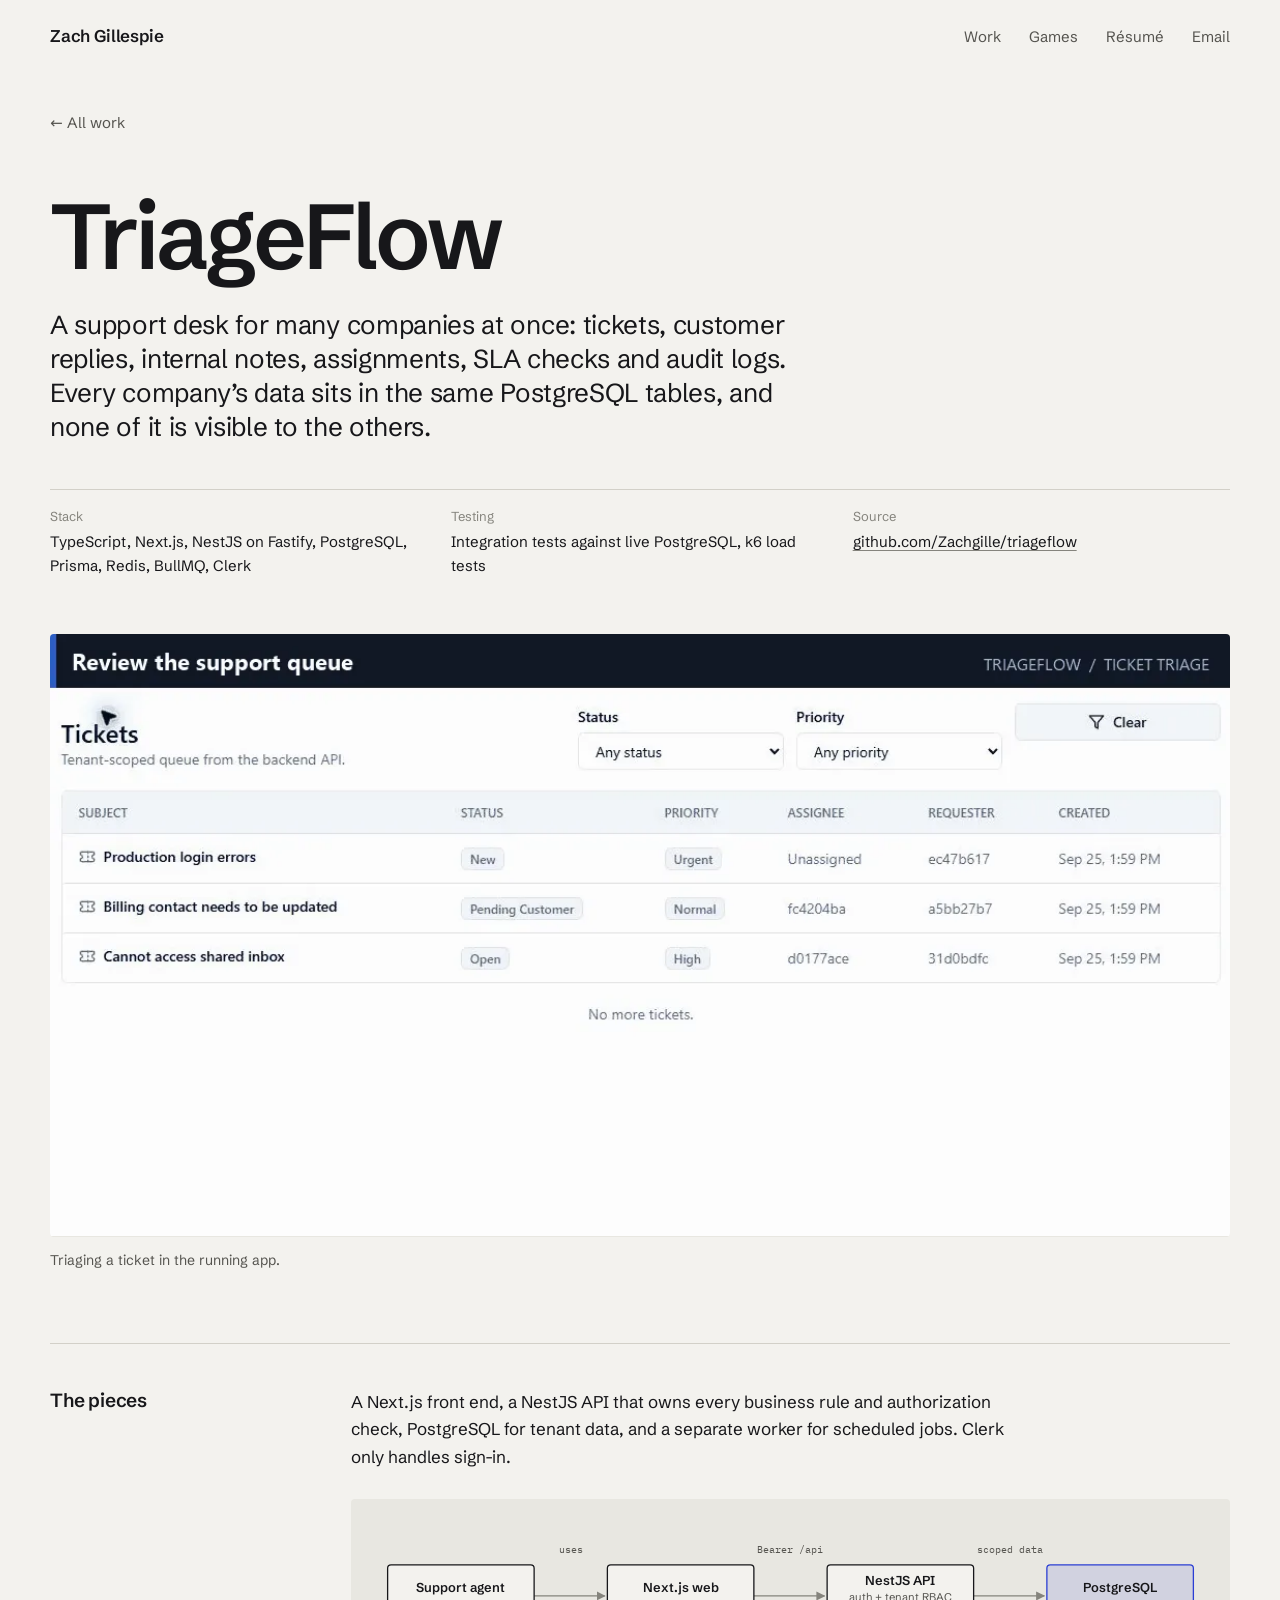
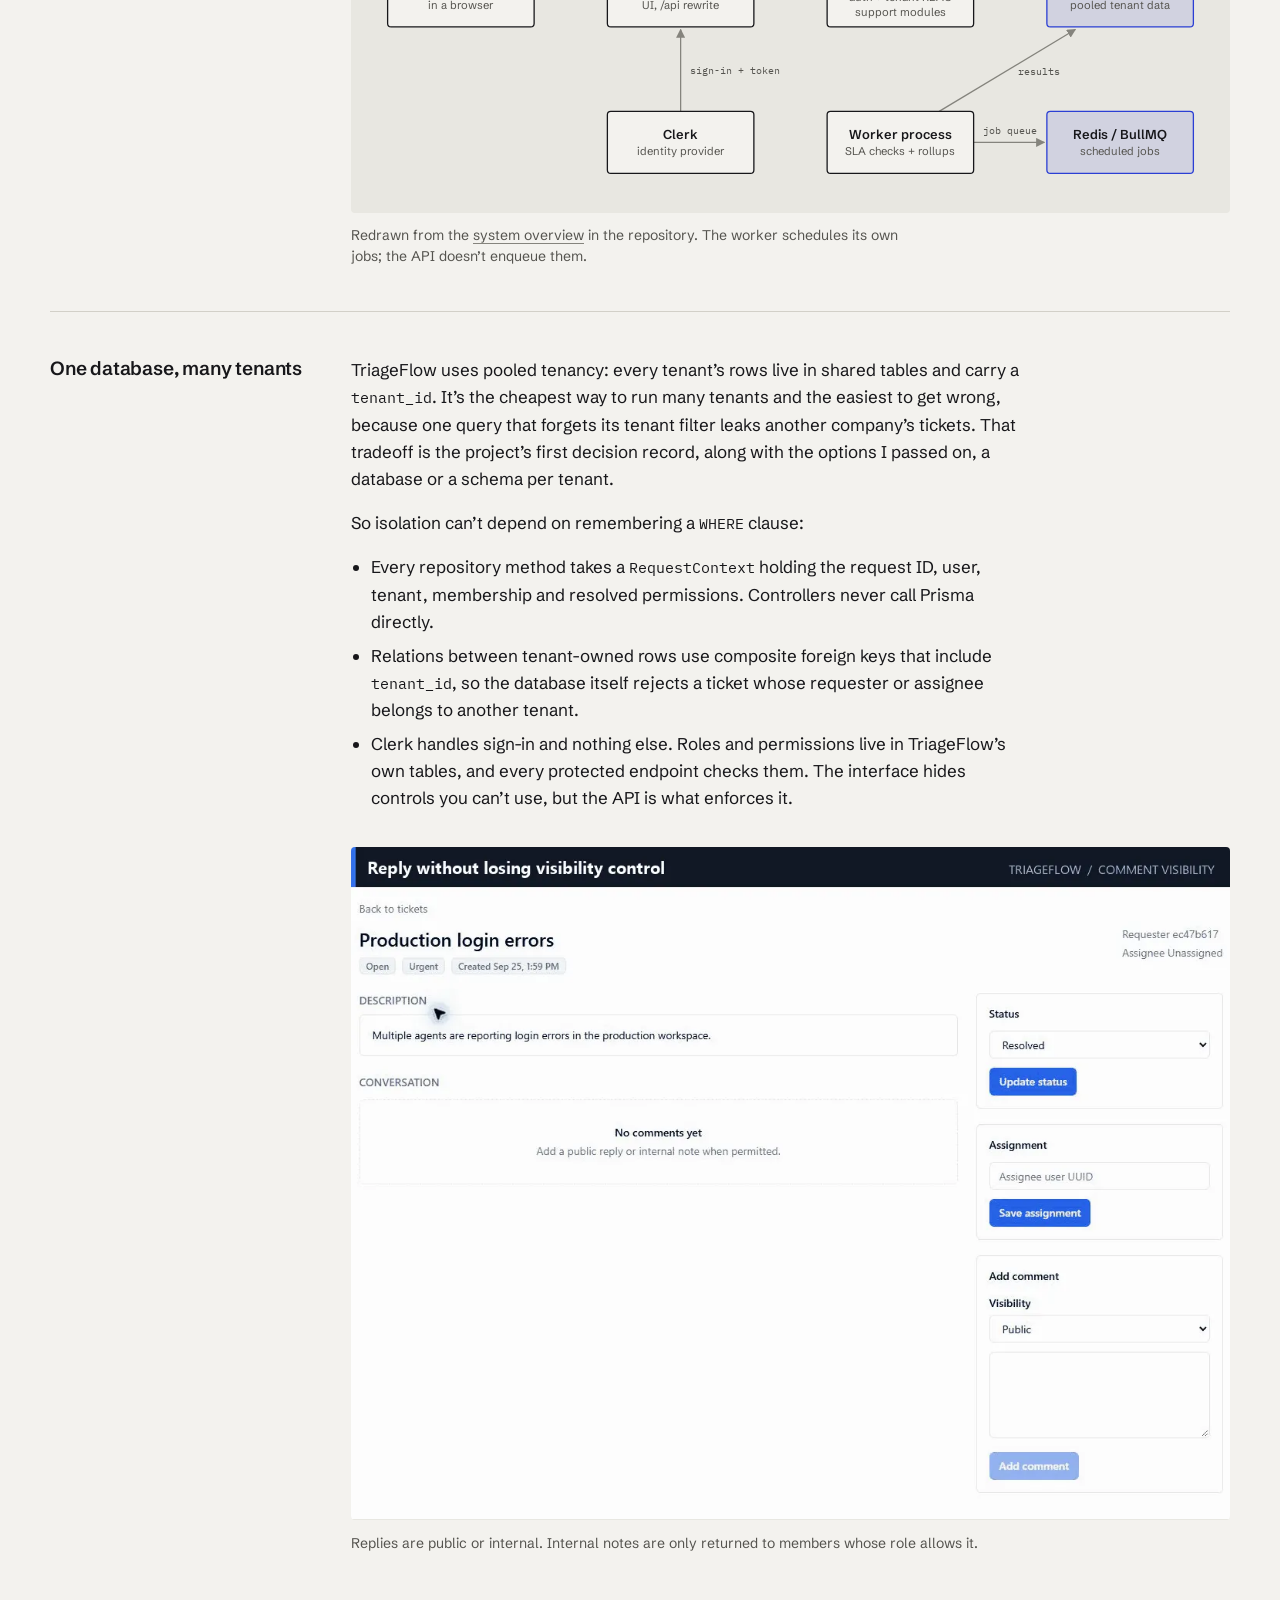
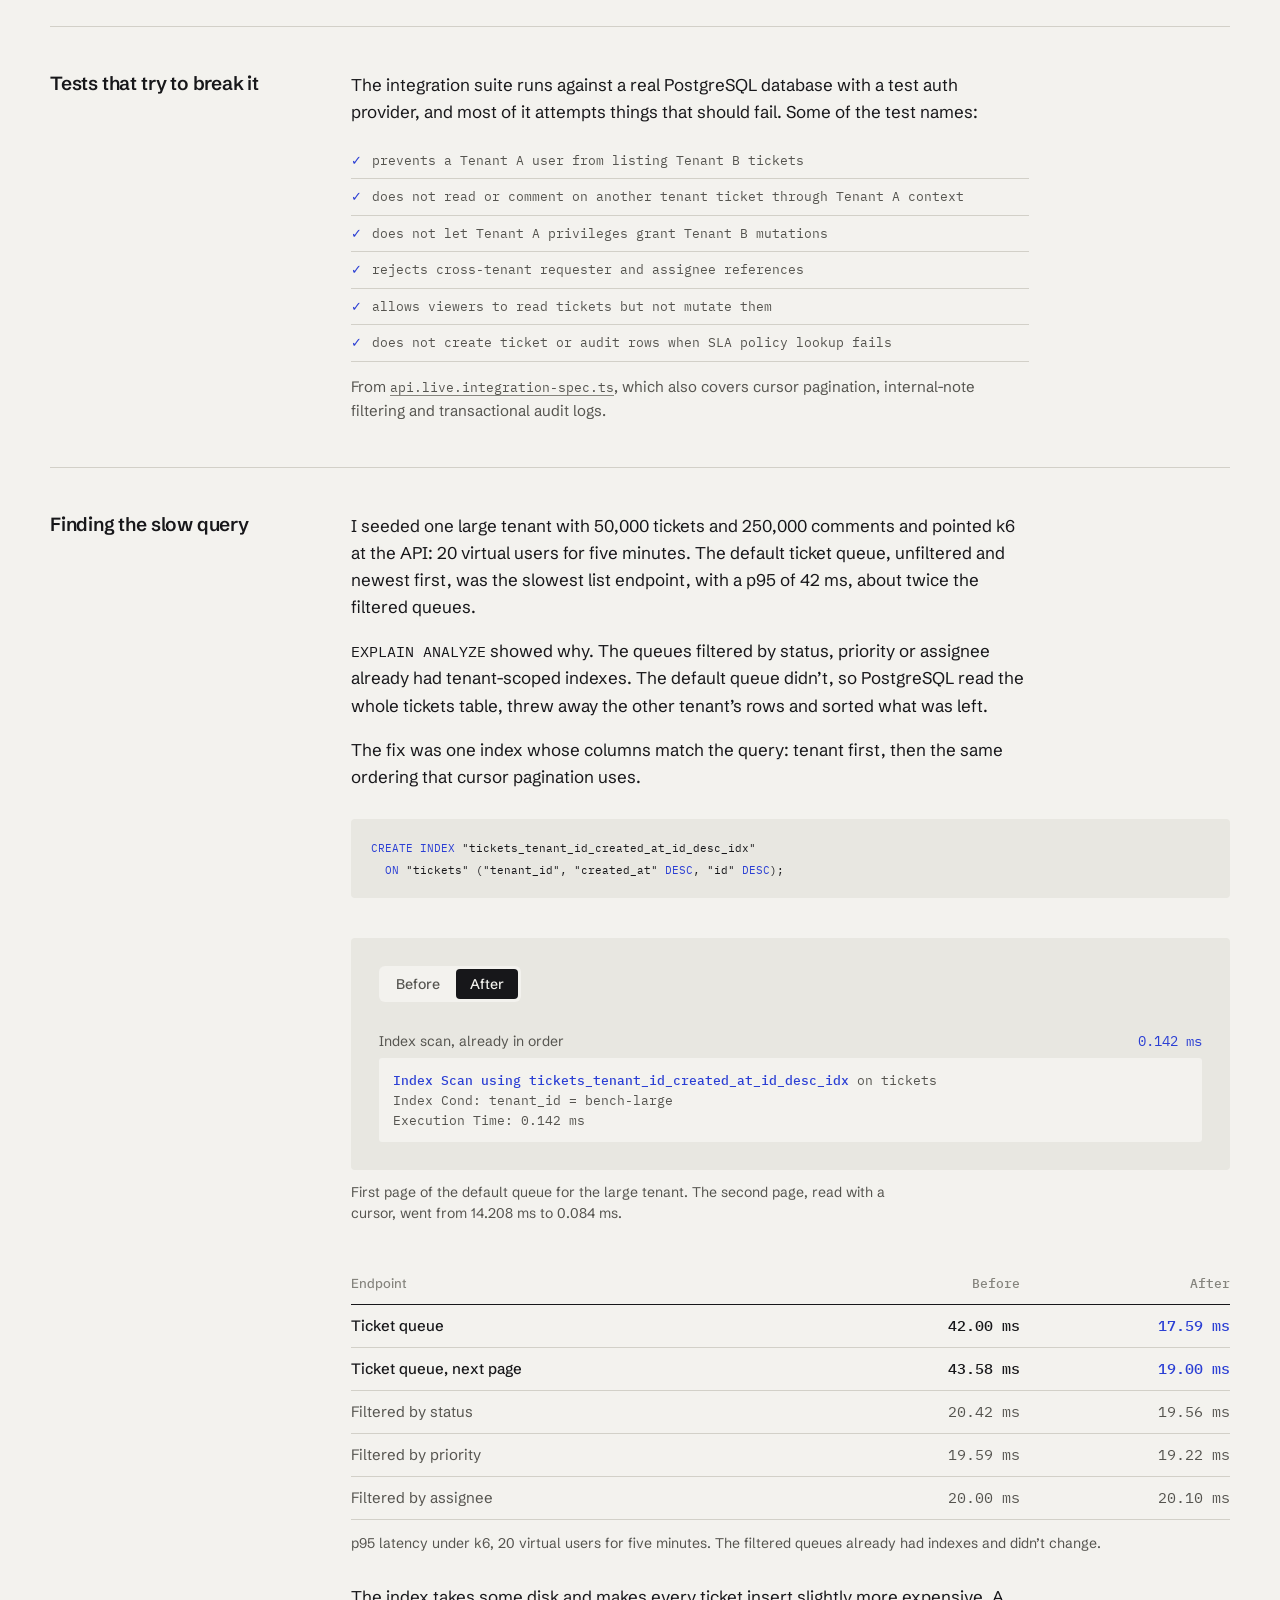
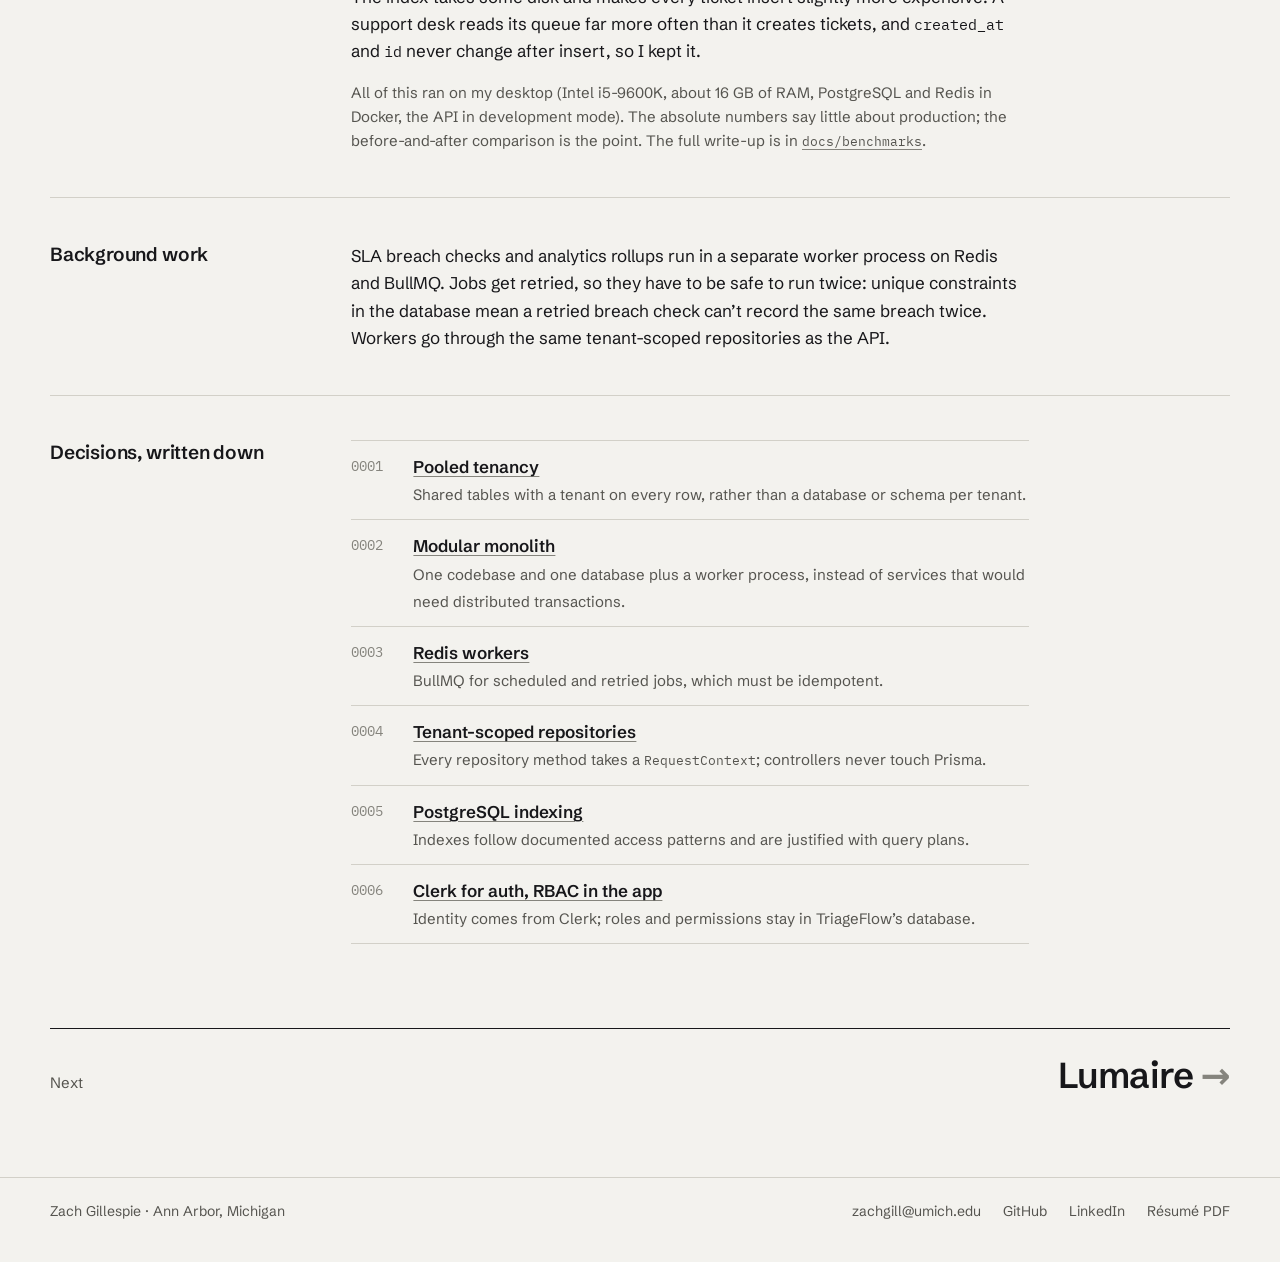
<file: triageflow.html>
<!doctype html>
<html lang="en">
<head>
<meta charset="utf-8">
<meta name="viewport" content="width=device-width, initial-scale=1">
<title>TriageFlow, a multi-tenant support desk · Zach Gillespie</title>
<meta name="description" content="Tenant isolation enforced in the backend and the schema, tests that try to break it, and the composite index that fixed the slowest queue.">
<meta name="theme-color" content="#f3f2ee" media="(prefers-color-scheme: light)">
<meta name="theme-color" content="#121214" media="(prefers-color-scheme: dark)">
<link rel="icon" href="favicon.svg" type="image/svg+xml">
<link rel="preload" href="fonts/schibsted-grotesk.woff2" as="font" type="font/woff2" crossorigin>
<link rel="stylesheet" href="site.css">
<meta property="og:title" content="TriageFlow, a multi-tenant support desk">
<meta property="og:image" content="https://zachgille.github.io/portfolio/og.png">
<script src="site.js" defer></script>
</head>
<body>
<a class="skip" href="#main">Skip to content</a>

<header class="top">
  <div class="wrap">
    <a class="top__name" href="./">Zach Gillespie</a>
    <nav aria-label="Site">
      <a href="./#work">Work</a>
      <a href="games.html">Games</a>
      <a href="resume.html">Résumé</a>
      <a href="mailto:zachgill@umich.edu">Email</a>
    </nav>
  </div>
</header>

<main id="main" class="cs wrap">
  <p class="crumb"><a href="./#work">← All work</a></p>

  <header class="cs__head">
    <h1>TriageFlow</h1>
    <p class="cs__dek">A support desk for many companies at once: tickets, customer replies, internal notes, assignments, SLA checks and audit logs. Every company’s data sits in the same PostgreSQL tables, and none of it is visible to the others.</p>
    <dl class="cs__meta">
      <div><dt>Stack</dt><dd>TypeScript, Next.js, NestJS on Fastify, PostgreSQL, Prisma, Redis, BullMQ, Clerk</dd></div>
      <div><dt>Testing</dt><dd>Integration tests against live PostgreSQL, k6 load tests</dd></div>
      <div><dt>Source</dt><dd><a href="https://github.com/Zachgille/triageflow">github.com/Zachgille/triageflow</a></dd></div>
    </dl>
  </header>

  <figure class="cs__media">
    <video src="assets/triageflow-triageticket.mp4" poster="assets/triageflow-triageticket-poster.webp" width="1140" height="582" autoplay muted loop playsinline aria-label="Screen recording: an agent opens the ticket ‘Production login errors’, moves it to Open and assigns it."></video>
    <figcaption>Triaging a ticket in the running app.</figcaption>
  </figure>

  <section class="cs__section">
    <h2>The pieces</h2>
    <p>A Next.js front end, a NestJS API that owns every business rule and authorization check, PostgreSQL for tenant data, and a separate worker for scheduled jobs. Clerk only handles sign-in.</p>
    <figure class="fig">
      <div class="fig__plate diagram">
        <svg viewBox="0 0 955 300" role="img" aria-labelledby="arch-title">
          <title id="arch-title">A support agent's browser uses the Next.js web app, which signs in through Clerk and calls the NestJS API with a bearer token. The API reads and writes scoped data in PostgreSQL. A separate worker process schedules jobs on Redis and BullMQ and writes results to PostgreSQL.</title>
          <defs>
            <marker id="arrow" viewBox="0 0 10 10" refX="9" refY="5" markerWidth="7" markerHeight="7" orient="auto-start-reverse"><path d="M0 0 10 5 0 10z" class="d-head"/></marker>
          </defs>
          <g class="d-edges" marker-end="url(#arrow)">
            <path d="M180 80H262"/>
            <path d="M435 80H517"/>
            <path d="M690 80H772"/>
            <path d="M350 214V119"/>
            <path d="M690 250H772"/>
            <path d="M650 214 808 119"/>
          </g>
          <g class="d-label">
            <text x="222.5" y="30" text-anchor="middle">uses</text>
            <text x="477.5" y="30" text-anchor="middle">Bearer /api</text>
            <text x="732.5" y="30" text-anchor="middle">scoped data</text>
            <text x="361" y="170">sign-in + token</text>
            <text x="732.5" y="240" text-anchor="middle">job queue</text>
            <text x="742" y="172">results</text>
          </g>
          <g class="d-node"><rect x="10" y="44" width="170" height="72" rx="4"/><text x="95" y="76" text-anchor="middle"><tspan class="d-t">Support agent</tspan><tspan x="95" dy="19" class="d-s">in a browser</tspan></text></g>
          <g class="d-node"><rect x="265" y="44" width="170" height="72" rx="4"/><text x="350" y="76" text-anchor="middle"><tspan class="d-t">Next.js web</tspan><tspan x="350" dy="19" class="d-s">UI, /api rewrite</tspan></text></g>
          <g class="d-node"><rect x="520" y="44" width="170" height="72" rx="4"/><text x="605" y="67" text-anchor="middle"><tspan class="d-t">NestJS API</tspan><tspan x="605" dy="19" class="d-s">auth + tenant RBAC</tspan><tspan x="605" dy="17" class="d-s">support modules</tspan></text></g>
          <g class="d-node is-data"><rect x="775" y="44" width="170" height="72" rx="4"/><text x="860" y="76" text-anchor="middle"><tspan class="d-t">PostgreSQL</tspan><tspan x="860" dy="19" class="d-s">pooled tenant data</tspan></text></g>
          <g class="d-node"><rect x="265" y="214" width="170" height="72" rx="4"/><text x="350" y="246" text-anchor="middle"><tspan class="d-t">Clerk</tspan><tspan x="350" dy="19" class="d-s">identity provider</tspan></text></g>
          <g class="d-node"><rect x="520" y="214" width="170" height="72" rx="4"/><text x="605" y="246" text-anchor="middle"><tspan class="d-t">Worker process</tspan><tspan x="605" dy="19" class="d-s">SLA checks + rollups</tspan></text></g>
          <g class="d-node is-data"><rect x="775" y="214" width="170" height="72" rx="4"/><text x="860" y="246" text-anchor="middle"><tspan class="d-t">Redis / BullMQ</tspan><tspan x="860" dy="19" class="d-s">scheduled jobs</tspan></text></g>
        </svg>
      </div>
      <figcaption>Redrawn from the <a href="https://github.com/Zachgille/triageflow/blob/main/docs/assets/TriageFlow_System_Overview.png">system overview</a> in the repository. The worker schedules its own jobs; the API doesn’t enqueue them.</figcaption>
    </figure>
  </section>

  <section class="cs__section">
    <h2>One database, many tenants</h2>
    <p>TriageFlow uses pooled tenancy: every tenant’s rows live in shared tables and carry a <code>tenant_id</code>. It’s the cheapest way to run many tenants and the easiest to get wrong, because one query that forgets its tenant filter leaks another company’s tickets. That tradeoff is the project’s first decision record, along with the options I passed on, a database or a schema per tenant.</p>
    <p>So isolation can’t depend on remembering a <code>WHERE</code> clause:</p>
    <ul>
      <li>Every repository method takes a <code>RequestContext</code> holding the request ID, user, tenant, membership and resolved permissions. Controllers never call Prisma directly.</li>
      <li>Relations between tenant-owned rows use composite foreign keys that include <code>tenant_id</code>, so the database itself rejects a ticket whose requester or assignee belongs to another tenant.</li>
      <li>Clerk handles sign-in and nothing else. Roles and permissions live in TriageFlow’s own tables, and every protected endpoint checks them. The interface hides controls you can’t use, but the API is what enforces it.</li>
    </ul>
    <figure class="cs__media">
      <video src="assets/triageflow-internalnote.mp4" poster="assets/triageflow-internalnote-poster.webp" width="1140" height="872" autoplay muted loop playsinline preload="none" aria-label="Screen recording: an agent adds an internal note to a ticket, then writes a public reply."></video>
      <figcaption>Replies are public or internal. Internal notes are only returned to members whose role allows it.</figcaption>
    </figure>
  </section>

  <section class="cs__section">
    <h2>Tests that try to break it</h2>
    <p>The integration suite runs against a real PostgreSQL database with a test auth provider, and most of it attempts things that should fail. Some of the test names:</p>
    <ul class="testlist">
      <li>prevents a Tenant A user from listing Tenant B tickets</li>
      <li>does not read or comment on another tenant ticket through Tenant A context</li>
      <li>does not let Tenant A privileges grant Tenant B mutations</li>
      <li>rejects cross-tenant requester and assignee references</li>
      <li>allows viewers to read tickets but not mutate them</li>
      <li>does not create ticket or audit rows when SLA policy lookup fails</li>
    </ul>
    <p class="note">From <a href="https://github.com/Zachgille/triageflow/blob/main/apps/api/src/integration/api.live.integration-spec.ts"><code>api.live.integration-spec.ts</code></a>, which also covers cursor pagination, internal-note filtering and transactional audit logs.</p>
  </section>

  <section class="cs__section">
    <h2>Finding the slow query</h2>
    <p>I seeded one large tenant with 50,000 tickets and 250,000 comments and pointed k6 at the API: 20 virtual users for five minutes. The default ticket queue, unfiltered and newest first, was the slowest list endpoint, with a p95 of 42 ms, about twice the filtered queues.</p>
    <p><code>EXPLAIN ANALYZE</code> showed why. The queues filtered by status, priority or assignee already had tenant-scoped indexes. The default queue didn’t, so PostgreSQL read the whole tickets table, threw away the other tenant’s rows and sorted what was left.</p>
    <p>The fix was one index whose columns match the query: tenant first, then the same ordering that cursor pagination uses.</p>
    <figure class="codeblock">
<pre><code><span class="k">CREATE INDEX</span> "tickets_tenant_id_created_at_id_desc_idx"
  <span class="k">ON</span> "tickets" ("tenant_id", "created_at" <span class="k">DESC</span>, "id" <span class="k">DESC</span>);</code></pre>
    </figure>
    <figure class="fig" data-toggle>
      <div class="fig__plate plan">
        <div class="toggle" role="group" aria-label="Query plan">
          <button type="button" data-show="before" aria-pressed="false">Before</button>
          <button type="button" data-show="after" aria-pressed="true">After</button>
        </div>
        <div class="plan__block" data-panel="before" hidden>
          <p class="plan__head"><span>Sequential scan, then a sort</span><span class="num">13.591 ms</span></p>
<pre><mark>Seq Scan on tickets</mark> ... rows=25000
Rows Removed by Filter: 25003
<mark>Sort Method: top-N heapsort</mark>
Execution Time: 13.591 ms</pre>
        </div>
        <div class="plan__block is-after" data-panel="after">
          <p class="plan__head"><span>Index scan, already in order</span><span class="num">0.142 ms</span></p>
<pre><mark>Index Scan using tickets_<wbr>tenant_<wbr>id_<wbr>created_<wbr>at_<wbr>id_<wbr>desc_<wbr>idx</mark> on tickets
Index Cond: tenant_id = bench-large
Execution Time: 0.142 ms</pre>
        </div>
      </div>
      <figcaption>First page of the default queue for the large tenant. The second page, read with a cursor, went from 14.208 ms to 0.084 ms.</figcaption>
    </figure>
    <div class="table-wrap">
      <table>
        <caption>p95 latency under k6, 20 virtual users for five minutes. The filtered queues already had indexes and didn’t change.</caption>
        <thead><tr><th scope="col">Endpoint</th><th scope="col" class="num">Before</th><th scope="col" class="num">After</th></tr></thead>
        <tbody>
          <tr class="is-hot"><td>Ticket queue</td><td class="num">42.00 ms</td><td class="num after">17.59 ms</td></tr>
          <tr class="is-hot"><td>Ticket queue, next page</td><td class="num">43.58 ms</td><td class="num after">19.00 ms</td></tr>
          <tr><td>Filtered by status</td><td class="num">20.42 ms</td><td class="num">19.56 ms</td></tr>
          <tr><td>Filtered by priority</td><td class="num">19.59 ms</td><td class="num">19.22 ms</td></tr>
          <tr><td>Filtered by assignee</td><td class="num">20.00 ms</td><td class="num">20.10 ms</td></tr>
        </tbody>
      </table>
    </div>
    <p>The index takes some disk and makes every ticket insert slightly more expensive. A support desk reads its queue far more often than it creates tickets, and <code>created_at</code> and <code>id</code> never change after insert, so I kept it.</p>
    <p class="note">All of this ran on my desktop (Intel i5-9600K, about 16 GB of RAM, PostgreSQL and Redis in Docker, the API in development mode). The absolute numbers say little about production; the before-and-after comparison is the point. The full write-up is in <a href="https://github.com/Zachgille/triageflow/blob/main/docs/benchmarks/2026-05-27-index-optimization.md"><code>docs/benchmarks</code></a>.</p>
  </section>

  <section class="cs__section">
    <h2>Background work</h2>
    <p>SLA breach checks and analytics rollups run in a separate worker process on Redis and BullMQ. Jobs get retried, so they have to be safe to run twice: unique constraints in the database mean a retried breach check can’t record the same breach twice. Workers go through the same tenant-scoped repositories as the API.</p>
  </section>

  <section class="cs__section">
    <h2>Decisions, written down</h2>
    <ol class="adr">
      <li><span class="num">0001</span><div><b><a href="https://github.com/Zachgille/triageflow/blob/main/docs/decisions/0001-pooled-tenancy.md">Pooled tenancy</a></b><span>Shared tables with a tenant on every row, rather than a database or schema per tenant.</span></div></li>
      <li><span class="num">0002</span><div><b><a href="https://github.com/Zachgille/triageflow/blob/main/docs/decisions/0002-modular-monolith.md">Modular monolith</a></b><span>One codebase and one database plus a worker process, instead of services that would need distributed transactions.</span></div></li>
      <li><span class="num">0003</span><div><b><a href="https://github.com/Zachgille/triageflow/blob/main/docs/decisions/0003-redis-workers.md">Redis workers</a></b><span>BullMQ for scheduled and retried jobs, which must be idempotent.</span></div></li>
      <li><span class="num">0004</span><div><b><a href="https://github.com/Zachgille/triageflow/blob/main/docs/decisions/0004-tenant-scoped-repositories.md">Tenant-scoped repositories</a></b><span>Every repository method takes a <code>RequestContext</code>; controllers never touch Prisma.</span></div></li>
      <li><span class="num">0005</span><div><b><a href="https://github.com/Zachgille/triageflow/blob/main/docs/decisions/0005-postgres-indexing.md">PostgreSQL indexing</a></b><span>Indexes follow documented access patterns and are justified with query plans.</span></div></li>
      <li><span class="num">0006</span><div><b><a href="https://github.com/Zachgille/triageflow/blob/main/docs/decisions/0006-clerk-auth-application-rbac.md">Clerk for auth, RBAC in the app</a></b><span>Identity comes from Clerk; roles and permissions stay in TriageFlow’s database.</span></div></li>
    </ol>
  </section>

  <nav class="next" aria-label="Next case study">
    <span>Next</span>
    <a href="lumaire.html">Lumaire</a>
  </nav>
</main>

<footer class="foot">
  <div class="wrap">
    <span>Zach Gillespie · Ann Arbor, Michigan</span>
    <nav aria-label="Elsewhere">
      <a href="mailto:zachgill@umich.edu">zachgill@umich.edu</a>
      <a href="https://github.com/Zachgille">GitHub</a>
      <a href="https://www.linkedin.com/in/zach-gillespie/">LinkedIn</a>
      <a href="Zach-Gillespie-Resume.pdf">Résumé PDF</a>
    </nav>
  </div>
</footer>
</body>
</html>
</file>
<file: site.css>
/* Zach Gillespie — site styles. No framework, no build step. */

@font-face {
  font-family: "Schibsted Grotesk";
  src: url("fonts/schibsted-grotesk.woff2") format("woff2");
  font-weight: 400 900;
  font-style: normal;
  font-display: swap;
}
@font-face {
  font-family: "Schibsted Grotesk";
  src: url("fonts/schibsted-grotesk-italic.woff2") format("woff2");
  font-weight: 400 900;
  font-style: italic;
  font-display: swap;
}
@font-face {
  font-family: "Plex Mono";
  src: url("fonts/plex-mono-400.woff2") format("woff2");
  font-weight: 400;
  font-display: swap;
}
@font-face {
  font-family: "Plex Mono";
  src: url("fonts/plex-mono-500.woff2") format("woff2");
  font-weight: 500;
  font-display: swap;
}

:root {
  --bg: #f3f2ee;
  --surface: #e8e7e1;
  --surface-2: #dfded7;
  --ink: #17171a;
  --ink-2: #55544f;
  --ink-3: #85847d;
  --rule: #d2d0c8;
  --accent: #2b3fd4;
  --accent-soft: #2b3fd41f;
  --on-accent: #ffffff;
  --sans: "Schibsted Grotesk", ui-sans-serif, system-ui, -apple-system, "Segoe UI", sans-serif;
  --mono: "Plex Mono", ui-monospace, "SF Mono", Menlo, Consolas, monospace;
  --max: 1180px;
  --gutter: clamp(16px, 4vw, 48px);
  color-scheme: light;
}

@media (prefers-color-scheme: dark) {
  :root {
    --bg: #121214;
    --surface: #1b1b1f;
    --surface-2: #26262b;
    --ink: #ebeae5;
    --ink-2: #a7a69f;
    --ink-3: #7b7a74;
    --rule: #2e2e33;
    --accent: #93a1ff;
    --accent-soft: #93a1ff26;
    --on-accent: #0d1030;
    color-scheme: dark;
  }
}

*, *::before, *::after { box-sizing: border-box; }

html {
  -webkit-text-size-adjust: 100%;
  text-size-adjust: 100%;
  scroll-padding-top: 24px;
}

body {
  margin: 0;
  background: var(--bg);
  color: var(--ink);
  font: 400 17px/1.6 var(--sans);
  -webkit-font-smoothing: antialiased;
  -moz-osx-font-smoothing: grayscale;
  font-kerning: normal;
}

img, video { display: block; max-width: 100%; height: auto; }

h1, h2, h3, h4 { margin: 0; font-weight: 600; text-wrap: balance; }
p { margin: 0 0 1em; text-wrap: pretty; }
p:last-child { margin-bottom: 0; }
ul, ol { margin: 0 0 1em; padding-left: 1.2em; }
li { margin-bottom: .4em; }
strong, b { font-weight: 600; }

a { color: inherit; text-decoration: underline; text-decoration-thickness: 1px; text-underline-offset: .2em; text-decoration-color: var(--ink-3); }
a:hover { color: var(--accent); text-decoration-color: currentColor; }
a:focus-visible, button:focus-visible, input:focus-visible, summary:focus-visible {
  outline: 2px solid var(--accent);
  outline-offset: 3px;
  border-radius: 2px;
}

code, kbd, pre, .num { font-family: var(--mono); font-variant-numeric: tabular-nums; }
code { font-size: .88em; }
kbd {
  display: inline-block;
  min-width: 1.7em;
  padding: .05em .4em;
  font-size: .8em;
  text-align: center;
  border: 1px solid var(--rule);
  border-bottom-width: 2px;
  border-radius: 4px;
  background: var(--surface);
}

.wrap { width: min(var(--max), 100% - 2 * var(--gutter)); margin-inline: auto; }

.skip {
  position: absolute; left: 12px; top: -60px; z-index: 10;
  padding: 10px 14px; background: var(--ink); color: var(--bg); text-decoration: none;
}
.skip:focus { top: 12px; color: var(--bg); }

.nw { white-space: nowrap; }

.visually-hidden {
  position: absolute !important; width: 1px; height: 1px; padding: 0; margin: -1px;
  overflow: hidden; clip: rect(0 0 0 0); white-space: nowrap; border: 0;
}

/* ---------- Header ---------- */

.top { padding-block: 22px; }
.top .wrap { display: flex; justify-content: space-between; align-items: baseline; gap: 24px; }
.top__name { font-weight: 600; text-decoration: none; letter-spacing: -.01em; }
.top nav { display: flex; gap: clamp(14px, 2.4vw, 28px); font-size: 15px; }
.top nav a { text-decoration: none; color: var(--ink-2); }
.top nav a:hover { color: var(--accent); }
.top nav a[aria-current="page"] { color: var(--ink); text-decoration: underline; text-decoration-color: var(--accent); text-decoration-thickness: 2px; text-underline-offset: .45em; }

/* ---------- Home: intro ---------- */

.intro { padding-block: clamp(40px, 6.5vw, 88px) clamp(36px, 4.5vw, 60px); }
.intro__lede {
  max-width: 21em;
  font-size: clamp(30px, 4.3vw, 54px);
  line-height: 1.12;
  letter-spacing: -.022em;
  font-weight: 420;
  margin: 0;
}
.intro__lede b { font-weight: 640; }
.intro__meta {
  display: grid;
  grid-template-columns: repeat(12, minmax(0, 1fr));
  gap: 24px;
  margin-top: clamp(28px, 3.5vw, 44px);
  font-size: 15px;
  color: var(--ink-2);
}
.intro__meta > :first-child { grid-column: 1 / span 5; }
.intro__meta > :last-child { grid-column: 7 / -1; }
.intro__meta p { margin: 0; }
.linklist { display: flex; flex-wrap: wrap; gap: 6px 22px; margin: 0; padding: 0; list-style: none; }
.linklist li { margin: 0; }
.linklist a { color: var(--ink); }

/* ---------- Sections ---------- */

.section { padding-block: clamp(24px, 4vw, 40px) clamp(40px, 6vw, 72px); }
.section__label {
  font-size: 15px;
  font-weight: 600;
  letter-spacing: 0;
  padding-top: 14px;
  border-top: 1.5px solid var(--ink);
  margin-bottom: clamp(8px, 2vw, 16px);
}

/* ---------- Home: projects ---------- */

.project {
  display: grid;
  grid-template-columns: minmax(0, 5fr) minmax(0, 7fr);
  gap: clamp(28px, 5vw, 72px);
  padding-block: clamp(32px, 5vw, 56px);
  border-bottom: 1px solid var(--rule);
}
.project:last-child { border-bottom: 0; }
.project__name { font-size: clamp(26px, 2.6vw, 32px); line-height: 1.15; letter-spacing: -.02em; }
.project__name a { text-decoration: none; }
.project__name a::after { content: "→"; display: inline-block; margin-left: .22em; color: var(--ink-3); transition: transform .2s ease, color .2s ease; }
.project__name a:hover::after { transform: translateX(4px); color: var(--accent); }
.project__kind { margin: 6px 0 18px; font-size: 15px; color: var(--ink-2); }
.project__body { max-width: 40ch; }
.project__links { margin-top: 20px; font-size: 15px; display: flex; gap: 20px; flex-wrap: wrap; }

/* ---------- Figures (shared) ---------- */

.fig { margin: 0; }
.fig__plate {
  background: var(--surface);
  border-radius: 4px;
  padding: clamp(18px, 2.6vw, 28px);
}
.fig figcaption, .caption {
  margin-top: 12px;
  font-size: 14px;
  line-height: 1.5;
  color: var(--ink-2);
  max-width: 62ch;
}

/* Bars (Lumaire) */
.bars { display: grid; gap: 18px; }
.bars__row { display: grid; gap: 6px; }
.bars__label { display: flex; justify-content: space-between; gap: 12px; font-size: 14px; color: var(--ink-2); }
.bars__label .num { color: var(--ink); font-size: 14px; }
.bars__track { position: relative; height: 22px; }
.bars__bar { height: 100%; width: calc(var(--v) / var(--max-v) * 100%); background: var(--ink-3); border-radius: 2px; }
.bars__row.is-after .bars__bar { background: var(--accent); }
.bars__row.is-after .bars__label .num { color: var(--accent); }
.bars__axis { position: relative; height: 18px; margin-top: 2px; border-top: 1px solid var(--rule); font: 12px/1 var(--mono); color: var(--ink-3); }
.bars__axis span { position: absolute; top: 6px; left: calc(var(--t) / var(--max-v) * 100%); transform: translateX(-50%); white-space: nowrap; }
.bars__axis span:first-child { transform: none; }
.bars__axis span::before { content: ""; position: absolute; left: 50%; top: -7px; height: 5px; border-left: 1px solid var(--rule); }
.bars__axis span:first-child::before { left: 0; }

/* Query plan (TriageFlow) */
.plan { display: grid; gap: 14px; }
.plan__block { margin: 0; }
.plan__head { display: flex; justify-content: space-between; align-items: baseline; gap: 12px; margin-bottom: 6px; font-size: 14px; color: var(--ink-2); }
.plan__head .num { font-size: 14px; color: var(--ink); }
.plan__block.is-after .plan__head .num { color: var(--accent); }
.plan pre {
  margin: 0;
  padding: 12px 14px;
  background: var(--bg);
  border-radius: 3px;
  font-size: 12.5px;
  line-height: 1.6;
  white-space: pre-wrap;
  overflow-wrap: anywhere;
  color: var(--ink-2);
}
.plan pre mark { background: none; overflow-wrap: normal; color: var(--ink); font-weight: 500; }
.plan__block.is-after pre mark { color: var(--accent); }

/* Bit diagram (MGVC) */
.bits { display: grid; gap: 10px; font-family: var(--mono); }
.bits__row {
  display: grid;
  grid-template-columns: minmax(0, 1fr) auto 3.6em;
  align-items: center;
  gap: 14px;
}
.bits__label { font-family: var(--sans); font-size: 14px; color: var(--ink-2); line-height: 1.3; }
.bits__label small { display: block; font-size: 12.5px; color: var(--ink-3); }
.bits__cells { display: grid; grid-template-columns: repeat(12, 1fr); gap: 3px; }
.bits__cells span {
  display: grid; place-items: center;
  width: clamp(17px, 2.1vw, 24px); aspect-ratio: 1 / 1.15;
  font-size: clamp(11px, 1.1vw, 13px);
  border-radius: 2px;
  color: var(--ink-3);
  box-shadow: inset 0 0 0 1px var(--rule);
}
.bits__cells span:nth-child(4n):not(:last-child) { margin-right: 4px; }
.bits__cells .one { background: var(--ink); color: var(--bg); box-shadow: none; }
.bits__cells .pad { color: var(--ink-3); box-shadow: inset 0 0 0 1px var(--rule); background: transparent; border: 1px dashed transparent; opacity: .7; }
.bits__cells .off { visibility: hidden; }
.bits__row.is-corr .one { background: var(--accent); color: var(--on-accent); }
.bits__row.is-sum { padding-top: 10px; border-top: 1.5px solid var(--ink); }
.bits__val { text-align: right; font-size: 14px; color: var(--ink); }
.bits__row.is-corr .bits__val { color: var(--accent); }
.bits__row.is-sum .bits__val { font-weight: 500; }

/* Architecture diagram (TriageFlow) */
.diagram { overflow-x: auto; }
.diagram svg { display: block; width: 100%; min-width: 620px; height: auto; }
.d-node rect { fill: var(--bg); stroke: var(--ink); stroke-width: 1.5; }
.d-node.is-data rect { fill: var(--accent-soft); stroke: var(--accent); }
.d-node text { fill: var(--ink); font-family: var(--sans); }
.d-t { font-size: 15px; font-weight: 600; }
.d-s { font-size: 13px; fill: var(--ink-2); }
.d-edges path { fill: none; stroke: var(--ink-3); stroke-width: 1.5; }
.d-head { fill: var(--ink-3); }
.d-label text { fill: var(--ink-2); font: 12px var(--mono); }

/* Byte layout (MGVC) */
.layout { font-size: 14px; }
.layout th { font: 500 13px var(--mono); color: var(--ink); white-space: nowrap; width: 1%; padding-right: 24px; vertical-align: baseline; }
.layout td { color: var(--ink-2); }
.layout tr:last-child th, .layout tr:last-child td { border-bottom: 0; }
.layout tr:first-child th, .layout tr:first-child td { padding-top: 0; }

/* Pool toy (March Madness) */
.pool { display: grid; gap: 18px; }
.pool__control { display: grid; grid-template-columns: auto 1fr auto; align-items: center; gap: 14px; font-size: 14px; color: var(--ink-2); }
.pool__control output { font-family: var(--mono); color: var(--ink); min-width: 3ch; text-align: right; }
.pool__picks { display: grid; gap: 14px; }
.pool__pick { display: grid; gap: 6px; }
.pool__pick-head { display: flex; justify-content: space-between; align-items: baseline; gap: 12px; font-size: 14px; }
.pool__pick-head span { color: var(--ink-2); }
.pool__pick-head .num { color: var(--ink); font-size: 15px; font-weight: 500; }
.pool__pick.is-best .pool__pick-head .num { color: var(--accent); }
.pool__track { height: 14px; background: var(--bg); border-radius: 2px; overflow: hidden; }
.pool__bar { height: 100%; width: 0; background: var(--ink-3); border-radius: 2px; transition: width .25s ease; }
.pool__pick.is-best .pool__bar { background: var(--accent); }
.pool__verdict { font-size: 14px; color: var(--ink); margin: 0; min-height: 3em; }

input[type="range"] {
  -webkit-appearance: none; appearance: none;
  width: 100%; height: 22px; background: transparent; margin: 0; cursor: pointer;
}
input[type="range"]::-webkit-slider-runnable-track { height: 2px; background: var(--ink-3); }
input[type="range"]::-moz-range-track { height: 2px; background: var(--ink-3); }
input[type="range"]::-webkit-slider-thumb {
  -webkit-appearance: none; appearance: none;
  width: 16px; height: 16px; margin-top: -7px; border-radius: 50%;
  background: var(--ink); border: 3px solid var(--surface);
  box-shadow: 0 0 0 1px var(--ink);
}
input[type="range"]::-moz-range-thumb {
  width: 16px; height: 16px; border-radius: 50%;
  background: var(--ink); border: 3px solid var(--surface); box-shadow: 0 0 0 1px var(--ink);
}

/* ---------- Home: tools ---------- */

.tools { display: grid; grid-template-columns: repeat(4, minmax(0, 1fr)); gap: 20px 24px; margin: clamp(20px, 3vw, 32px) 0 0; font-size: 15px; }
.tools dt { font-size: 13px; color: var(--ink-3); margin-bottom: 4px; }
.tools dd { margin: 0; }
@media (max-width: 860px) { .tools { grid-template-columns: repeat(2, minmax(0, 1fr)); } }
@media (max-width: 480px) { .tools { grid-template-columns: minmax(0, 1fr); } }

/* ---------- Home: games, aside, contact ---------- */

.games {
  display: grid;
  grid-template-columns: minmax(0, 7fr) minmax(0, 5fr);
  gap: clamp(28px, 5vw, 72px);
  padding-top: clamp(20px, 3vw, 32px);
  align-items: start;
}
.games__shot { display: block; border-radius: 4px; overflow: hidden; }
.games__shot img { width: 100%; transition: transform .4s ease; }
.games__shot:hover img { transform: scale(1.015); }
.games h3 { font-size: clamp(26px, 2.6vw, 32px); letter-spacing: -.02em; line-height: 1.15; margin-bottom: 14px; }
.games p { max-width: 40ch; }
.games .small { font-size: 15px; color: var(--ink-2); }

.aside {
  display: grid;
  grid-template-columns: minmax(0, 5fr) minmax(0, 7fr);
  gap: clamp(28px, 5vw, 72px);
  padding-top: clamp(20px, 3vw, 32px);
}
.aside h3 { font-size: clamp(22px, 2vw, 26px); letter-spacing: -.015em; }
.aside p { max-width: 52ch; }

.contact { padding-block: clamp(32px, 5vw, 56px) clamp(56px, 9vw, 112px); }
.contact__line { font-size: clamp(28px, 4.3vw, 54px); line-height: 1.12; letter-spacing: -.022em; font-weight: 420; margin: 0 0 24px; max-width: 20em; }
.contact__line a { text-decoration-thickness: 2px; text-underline-offset: .14em; text-decoration-color: var(--accent); }
.copy {
  font: 500 14px var(--sans);
  color: var(--ink-2);
  background: none;
  border: 1px solid var(--rule);
  border-radius: 999px;
  padding: 6px 14px;
  cursor: pointer;
}
.copy:hover { color: var(--ink); border-color: var(--ink-3); }

.foot { border-top: 1px solid var(--rule); padding-block: 22px 40px; font-size: 14px; color: var(--ink-2); }
.foot .wrap { display: flex; flex-wrap: wrap; justify-content: space-between; gap: 10px 28px; }
.foot nav { display: flex; flex-wrap: wrap; gap: 6px 22px; }
.foot a { color: var(--ink-2); text-decoration: none; }
.foot a:hover { color: var(--accent); }

/* ---------- Case studies ---------- */

.cs { padding-bottom: clamp(40px, 6vw, 72px); }
.crumb { margin: clamp(20px, 4vw, 40px) 0 clamp(28px, 5vw, 56px); font-size: 15px; }
.crumb a { text-decoration: none; color: var(--ink-2); }
.crumb a:hover { color: var(--accent); }

.cs__head { display: grid; grid-template-columns: repeat(12, minmax(0, 1fr)); gap: 0 24px; padding-bottom: clamp(32px, 5vw, 56px); }
.cs__head h1 { grid-column: 1 / -1; font-size: clamp(44px, 7.2vw, 92px); line-height: .98; letter-spacing: -.04em; font-weight: 600; }
.cs__dek { grid-column: 1 / span 8; margin: clamp(18px, 2.5vw, 28px) 0 0; font-size: clamp(20px, 2.1vw, 26px); line-height: 1.3; letter-spacing: -.012em; color: var(--ink); }
.cs__meta { grid-column: 1 / -1; display: grid; grid-template-columns: repeat(3, minmax(0, 1fr)); gap: 20px 24px; margin: clamp(28px, 4vw, 44px) 0 0; padding-top: 16px; border-top: 1px solid var(--rule); font-size: 15px; }
.cs__meta dt { color: var(--ink-3); font-size: 13px; margin-bottom: 4px; }
.cs__meta dd { margin: 0; color: var(--ink); }

.cs__media { margin: 0 0 clamp(40px, 6vw, 72px); }
.cs__media video, .cs__media img { width: 100%; border-radius: 4px; background: var(--surface); }
.cs__media figcaption { margin-top: 12px; font-size: 14px; color: var(--ink-2); }

.cs__section {
  display: grid;
  grid-template-columns: repeat(12, minmax(0, 1fr));
  gap: 0 24px;
  padding-block: clamp(28px, 4vw, 44px);
  border-top: 1px solid var(--rule);
}
.cs__section > h2 {
  grid-column: 1 / span 3;
  font-size: 19px;
  line-height: 1.3;
  letter-spacing: -.01em;
  padding-right: 12px;
  margin-bottom: 14px;
}
.cs__section > :not(h2) { grid-column: 4 / span 7; }
.cs__section > .fig, .cs__section > .codeblock, .cs__section > .table-wrap, .cs__section > .cs__media { grid-column: 4 / -1; margin-block: 12px 28px; }
.cs__section > .fig:last-child, .cs__section > .codeblock:last-child, .cs__section > .table-wrap:last-child { margin-bottom: 0; }
.cs__section h3 { font-size: 17px; margin: 1.4em 0 .4em; }

.codeblock { margin: 0; }
.codeblock pre {
  margin: 0;
  padding: 18px 20px;
  background: var(--surface);
  border-radius: 4px;
  font-size: 13px;
  line-height: 1.65;
  overflow-x: auto;
  tab-size: 4;
}
.codeblock .c { color: var(--ink-3); }
.codeblock .k { color: var(--accent); }
.codeblock figcaption { margin-top: 10px; font-size: 14px; color: var(--ink-2); }

.table-wrap { overflow-x: auto; }
table { width: 100%; border-collapse: collapse; font-size: 15px; }
caption { text-align: left; font-size: 14px; color: var(--ink-2); caption-side: bottom; padding-top: 12px; }
th, td { text-align: left; padding: 9px 12px 9px 0; border-bottom: 1px solid var(--rule); vertical-align: baseline; }
thead th { font-weight: 500; font-size: 13px; color: var(--ink-3); border-bottom-color: var(--ink); }
td.num, th.num { text-align: right; padding-right: 0; padding-left: 12px; white-space: nowrap; }
tr.is-hot td { color: var(--ink); font-weight: 500; }
tr.is-hot td.after { color: var(--accent); }
tbody tr:not(.is-hot) td { color: var(--ink-2); }

.testlist { list-style: none; padding: 0; margin: 0 0 1em; font-family: var(--mono); font-size: 13px; line-height: 1.5; }
.testlist li { padding: 8px 0; border-bottom: 1px solid var(--rule); margin: 0; color: var(--ink-2); }
.testlist li::before { content: "✓"; color: var(--accent); margin-right: 10px; }

.adr { list-style: none; padding: 0; margin: 0; }
.adr li { display: grid; grid-template-columns: 3.2em 1fr; gap: 8px; padding: 12px 0; border-bottom: 1px solid var(--rule); margin: 0; }
.adr li:first-child { border-top: 1px solid var(--rule); }
.adr .num { color: var(--ink-3); font-size: 14px; padding-top: 2px; }
.adr b { display: block; font-weight: 600; }
.adr span { color: var(--ink-2); font-size: 15px; }

.stats { display: grid; grid-template-columns: repeat(3, minmax(0, 1fr)); gap: 24px; margin: 0; }
.stats div { border-top: 1.5px solid var(--ink); padding-top: 10px; }
.stats dt { font-size: 14px; color: var(--ink-2); }
.stats dd { margin: 2px 0 0; font: 500 clamp(26px, 3vw, 34px)/1.15 var(--mono); letter-spacing: -.02em; }
.stats dd small { display: block; font: 400 13px/1.4 var(--sans); color: var(--ink-3); letter-spacing: 0; margin-top: 4px; }

.toggle { justify-self: start; display: inline-flex; gap: 2px; padding: 3px; background: var(--bg); border-radius: 6px; margin-bottom: 14px; }
.toggle button {
  font: 500 14px var(--sans); color: var(--ink-2);
  background: none; border: 0; border-radius: 4px; padding: 6px 14px; cursor: pointer;
}
.toggle button[aria-pressed="true"] { background: var(--ink); color: var(--bg); }

.pipeline { list-style: none; counter-reset: stage; padding: 0; margin: 0; }
.pipeline li { counter-increment: stage; display: grid; grid-template-columns: 2.4em 1fr; padding: 14px 0; border-bottom: 1px solid var(--rule); margin: 0; }
.pipeline li:first-child { border-top: 1px solid var(--rule); }
.pipeline li::before { content: counter(stage); font: 500 14px var(--mono); color: var(--ink-3); padding-top: 2px; }
.pipeline b { display: block; }
.pipeline span { color: var(--ink-2); font-size: 15px; }

.note { font-size: 15px; color: var(--ink-2); }

.next {
  display: flex; justify-content: space-between; align-items: baseline; gap: 24px;
  padding-top: 18px; margin-top: clamp(24px, 4vw, 40px); border-top: 1.5px solid var(--ink);
}
.next a { text-decoration: none; font-size: clamp(24px, 3vw, 36px); font-weight: 600; letter-spacing: -.02em; }
.next a::after { content: "→"; margin-left: .2em; color: var(--ink-3); }
.next a:hover::after { color: var(--accent); }
.next span { font-size: 15px; color: var(--ink-2); }

/* ---------- Games page ---------- */

.game { padding-bottom: clamp(40px, 6vw, 72px); }
.game__hero { margin: 0 0 clamp(32px, 5vw, 56px); }
.game__hero img { width: 100%; border-radius: 4px; }
.game__hero figcaption { margin-top: 12px; font-size: 14px; color: var(--ink-2); }
.button {
  display: inline-flex; align-items: center; gap: 10px;
  padding: 12px 18px; border-radius: 4px;
  background: var(--ink); color: var(--bg);
  font-weight: 600; font-size: 16px; text-decoration: none;
}
.button:hover { background: var(--accent); color: var(--on-accent); }
.button small { font-weight: 400; opacity: .75; font-size: 14px; }
.keys { display: grid; grid-template-columns: auto 1fr; gap: 8px 20px; margin: 0; font-size: 15px; }
.keys dt { white-space: nowrap; }
.keys dd { margin: 0; color: var(--ink-2); }

/* ---------- Résumé ---------- */

.cv { padding-bottom: clamp(40px, 6vw, 72px); }
.cv__head { display: flex; flex-wrap: wrap; justify-content: space-between; align-items: end; gap: 20px 40px; padding-block: clamp(20px, 4vw, 40px) clamp(28px, 4vw, 44px); }
.cv__head h1 { font-size: clamp(40px, 6vw, 72px); letter-spacing: -.04em; line-height: 1; }
.cv__head p { margin: 12px 0 0; color: var(--ink-2); }
.cv__section { display: grid; grid-template-columns: repeat(12, minmax(0, 1fr)); gap: 0 24px; padding-block: 24px 28px; border-top: 1px solid var(--rule); }
.cv__section > h2 { grid-column: 1 / span 3; font-size: 15px; color: var(--ink-2); font-weight: 500; padding-top: 3px; }
.cv__section > :not(h2) { grid-column: 4 / -1; }
.cv__entry + .cv__entry { margin-top: 26px; }
.cv__entry header { display: flex; flex-wrap: wrap; justify-content: space-between; gap: 2px 20px; }
.cv__entry h3 { font-size: 18px; }
.cv__entry header span { color: var(--ink-2); font-size: 15px; }
.cv__tech { margin: 2px 0 8px; font-size: 14px; color: var(--ink-3); }
.cv__entry ul { margin: 8px 0 0; }
.cv__entry li { max-width: 70ch; color: var(--ink-2); }
.cv__skills { display: grid; grid-template-columns: 8.5em 1fr; gap: 6px 20px; margin: 0; }
.cv__skills dt { color: var(--ink-3); }
.cv__skills dd { margin: 0; }

/* ---------- Responsive ---------- */

@media (max-width: 860px) {
  .project, .games, .aside { grid-template-columns: minmax(0, 1fr); gap: 24px; }
  .project__body { max-width: 60ch; }
  .intro__meta { grid-template-columns: minmax(0, 1fr); gap: 16px; }
  .intro__meta > :first-child, .intro__meta > :last-child { grid-column: auto; }
  .cs__dek { grid-column: 1 / -1; }
  .cs__meta { grid-template-columns: minmax(0, 1fr) minmax(0, 1fr); }
  .cs__section > h2, .cs__section > :not(h2),
  .cs__section > .fig, .cs__section > .codeblock, .cs__section > .table-wrap, .cs__section > .cs__media { grid-column: 1 / -1; }
  .cv__section > h2, .cv__section > :not(h2) { grid-column: 1 / -1; }
  .cv__section > h2 { margin-bottom: 12px; }
}

@media (max-width: 560px) {
  body { font-size: 16px; }
  .top .wrap { flex-direction: column; gap: 8px; }
  .cs__meta { grid-template-columns: minmax(0, 1fr); }
  .stats { grid-template-columns: minmax(0, 1fr); gap: 14px; }
  .bits__row { grid-template-columns: minmax(0, 1fr) 3.4em; gap: 6px 10px; }
  .bits__label { grid-column: 1 / -1; }
  .bits__cells span { width: clamp(15px, 5.2vw, 22px); }
  .bits__cells span:nth-child(4n):not(:last-child) { margin-right: 2px; }
  .next { flex-direction: column; gap: 4px; }
  .cv__skills { grid-template-columns: minmax(0, 1fr); gap: 0; }
  .cv__skills dd { margin-bottom: 8px; }
  .keys { grid-template-columns: minmax(0, 1fr); gap: 0; }
  .keys dd { margin-bottom: 10px; }
}

@media (prefers-reduced-motion: reduce) {
  *, *::before, *::after { transition: none !important; animation: none !important; }
}

@media print {
  :root { --bg: #fff; --surface: #f2f2f2; --ink: #000; --ink-2: #333; --ink-3: #666; --rule: #ccc; --accent: #1c2fb8; }
  body { font-size: 10.5pt; }
  .top nav, .skip, .foot, .crumb, .cv__download { display: none !important; }
  a { text-decoration: none; }
  .cv__section, .cv__entry { break-inside: avoid; }
}
</file>
